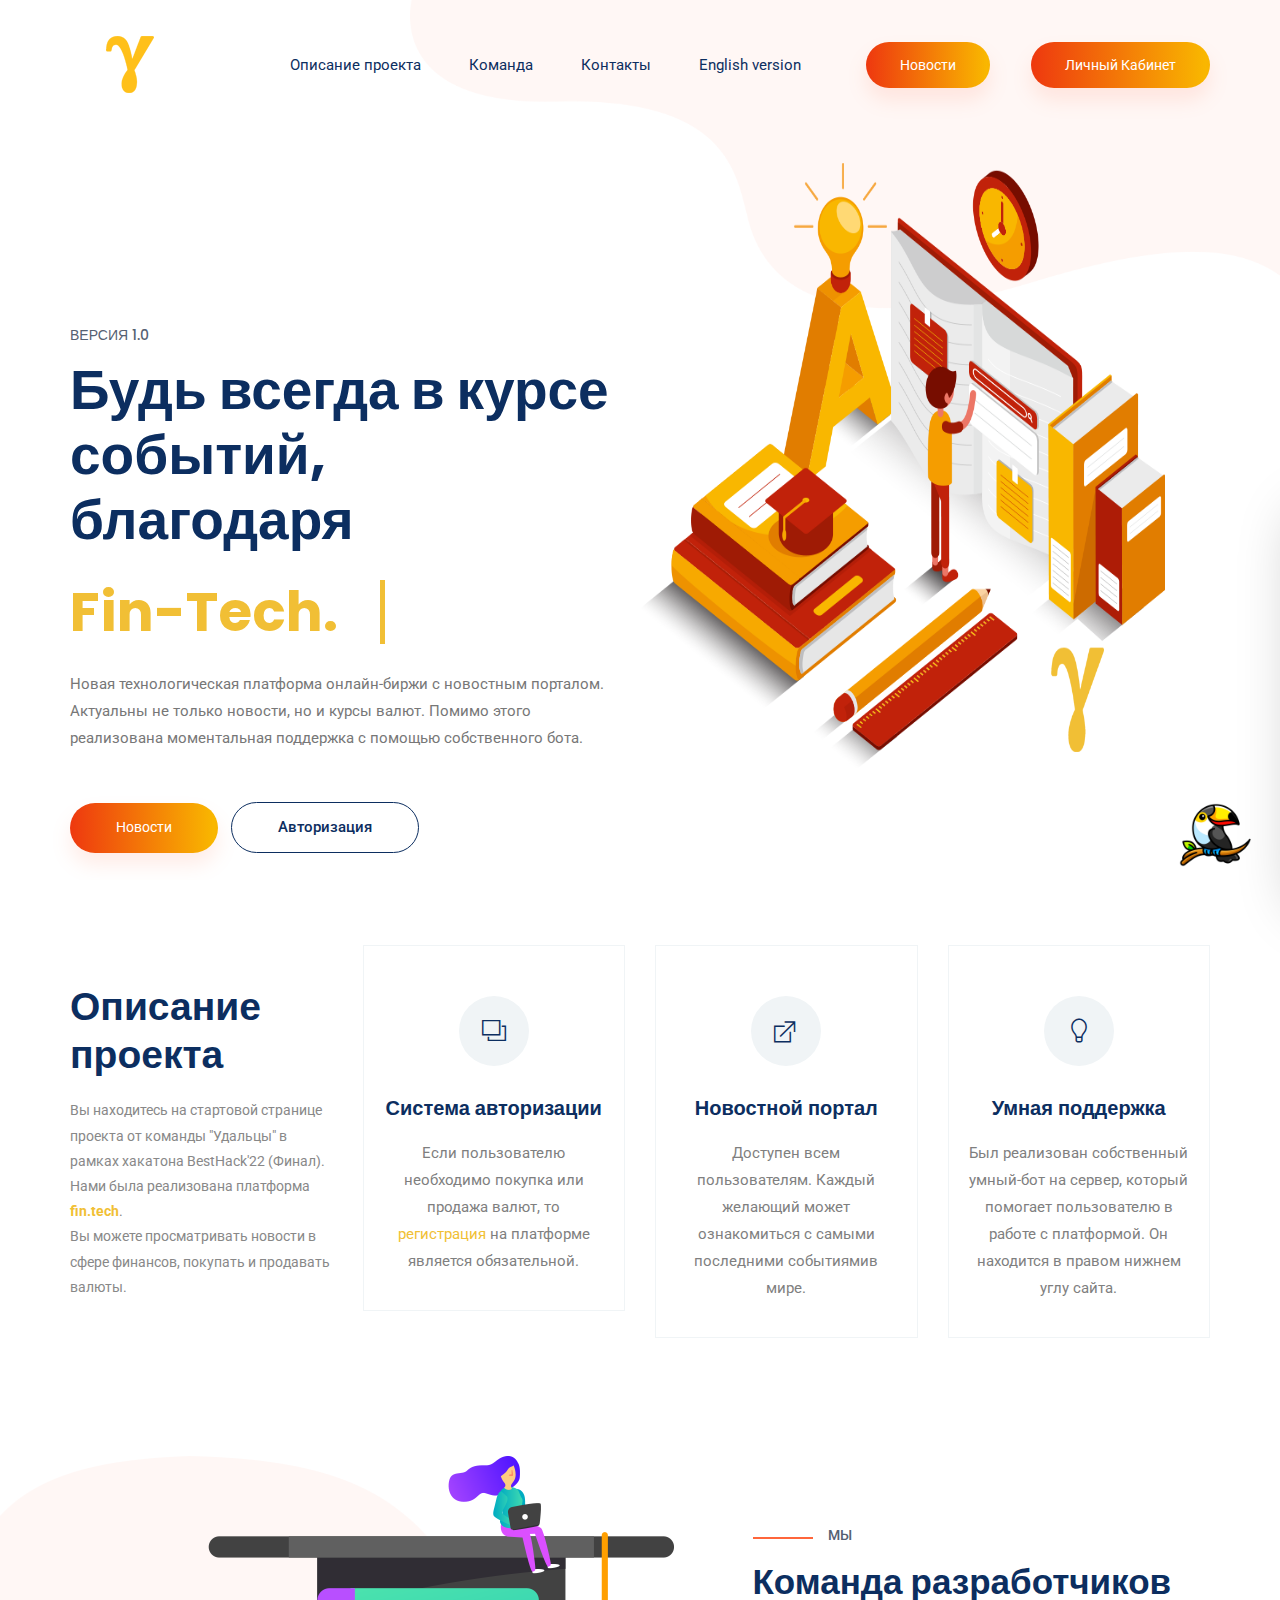
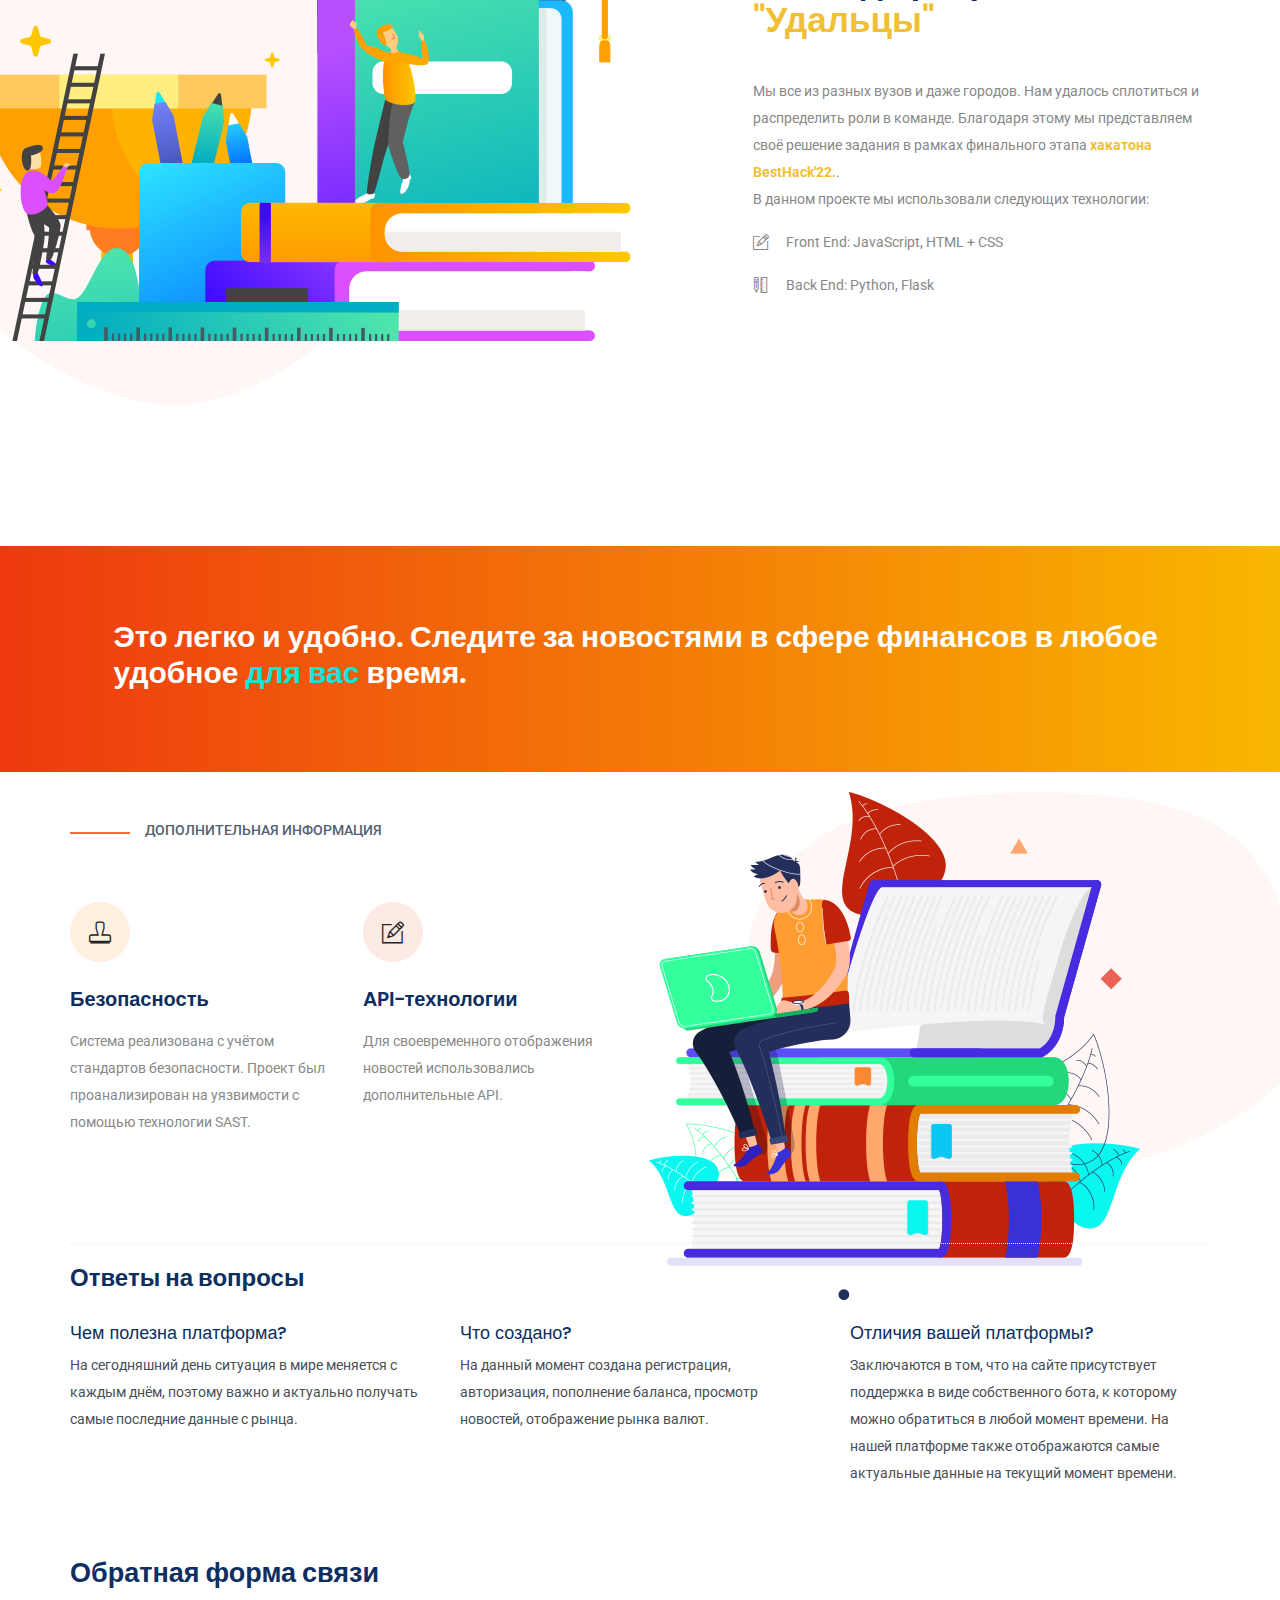
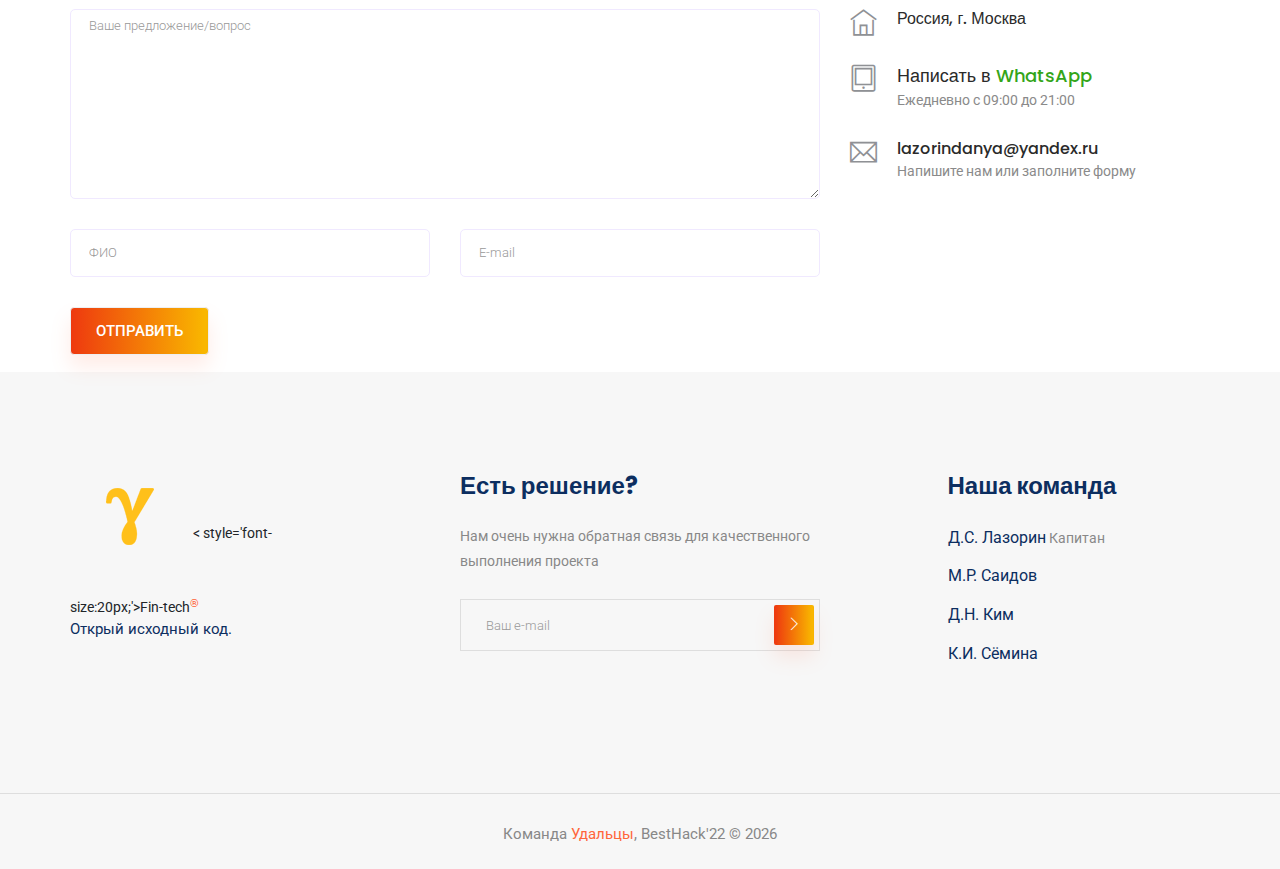
<file: main/templates/index.html>
<!doctype html>
<html lang="ru">

<head>

    <!-- BestHack 2022 LICENSE  
    This site was created by Udaltsy. 
    Various modern technologies were used in its creation. 
    Copying this site is not allowed. All rights reserved.
    -->

    <!-- Tags Udaltsy -->
    <meta charset="utf-8">
    <meta name="viewport" content="width=device-width, height=device-height, initial-scale=1, shrink-to-fit=no">
    <meta name="apple-mobile-web-app-capable" content="yes">
    <meta name="mobile-web-app-capable" content="yes">
    <title>Fin-Tech || Валютная биржа с новостным порталом</title>
    <link rel="icon" href="../static/img/main_favicon.png">
    <link rel="stylesheet" href="../static/css/bootstrap.min.css">
    <link rel="stylesheet" href="../static/css/animate.css">
    <link rel="stylesheet" href="../static/css/owl.carousel.min.css">
    <link rel="stylesheet" href="../static/css/themify-icons.css">
    <link rel="stylesheet" href="../static/css/flaticon.css">
    <link rel="stylesheet" href="../static/css/magnific-popup.css">
    <link rel="stylesheet" href="../static/css/slick.css">
    <link rel="stylesheet" href="../static/css/style.css">
    <link rel="stylesheet" href="../static/css/styles.css">
    <link rel="stylesheet" href="https://use.fontawesome.com/releases/v5.7.1/css/all.css">

    <!-- SEO Udaltsy -->
    <meta name="description" content="Финансовая технологическая биржа с новостным порталом для отслеживания самых ярких событий в мире." />
    <meta name="keywords" content="Биржа, умная биржа, валюты, новостной порта, курс валют, бот, онлайн-помощник, чат" />
    <meta http-equiv="X-UA-Compatible" content="IE=edge" />
    <meta property="og:title" content="ФинТех || Валютная биржа с новостным порталом">
    <meta property='og:type' content='website' />
	<meta property='og:image:width' content='1920' />
    <meta property='og:image:height' content='1080' />
	<meta property='og:description' content='Финансовая технологическая биржа с новостным порталом для отслеживания самых ярких событий в мире.' />
    <meta property='og:locale' content='ru_RU' />
    <meta property='article:author' content='Udaltsy' />
    <meta name="robots" content="index, follow" />    
</head>
<body>
    <!-- Header Udaltsy -->
    <header class="main_menu home_menu">
        <div class="container">
            <div class="row align-items-center">
                <div class="col-lg-12">
                    <nav class="navbar navbar-expand-lg navbar-light">
                        <a class="navbar-brand" href="index"> <img src="../static/img/logo.png" alt="logo"> </a>
                        <button class="navbar-toggler" type="button" data-toggle="collapse"
                            data-target="#navbarSupportedContent" aria-controls="navbarSupportedContent"
                            aria-expanded="false" aria-label="Toggle navigation">
                            <span class="navbar-toggler-icon"></span>
                        </button>

                        <div class="collapse navbar-collapse main-menu-item justify-content-end"
                            id="navbarSupportedContent">
                            <ul class="navbar-nav align-items-center">
                                <li class="nav-item">
                                    <a class="nav-link" href="#about">Описание проекта</a>
                                </li>
                              <li class="nav-item">
                                    <a class="nav-link" href="#team">Команда</a>
                                </li>
                                <li class="nav-item">
                                    <a class="nav-link" href="#contact">Контакты</a>
                                </li>
                                <li class="nav-item">
                                    <a class="nav-link" href="index_en">English version</a>
                                </li>
                                <li class="d-none d-lg-block">
                                    <a class="btn_1" href="news">Новости</a>
                                </li>
                                <li class="d-none d-lg-block">
                                    <a class="btn_1" href="login">Личный кабинет</a>
                                </li>
                            </ul>
                        </div>
                    </nav>
                </div>
            </div>
        </div>
    </header>

    <!-- Banner Udaltsy -->
    <section class="banner_part">
        <div class="container">
            <div class="row align-items-center">
                <div class="col-lg-6 col-xl-6">
                    <div class="banner_text">
                        <div class="banner_text_iner">
                            <h5 style='margin-top: 300px;'>версия 1.0</h5>
                            
                            <h1 style='text-transform: none;'>Будь всегда в курсе событий, <br>благодаря</h1>
                            <h1 class='animations' style='text-transform: none;'><span style='color:#f1bf35'>Fin-Tech.</span></h1>
                            <p>Новая технологическая платформа онлайн-биржи с новостным порталом. Актуальны не только новости, но и курсы валют. Помимо этого реализована моментальная поддержка с помощью собственного бота.</p>
                            <a href="news" class="btn_1">Новости</a>
                            <a href="login" class="btn_2">Авторизация </a>
                        </div>
                    </div>
                </div>
            </div>
        </div>
    </section>

    <section class="feature_part" id='about'>
        <div class="container">
            <div class="row">
                <div class="col-sm-6 col-xl-3 align-self-center">
                    <div class="single_feature_text ">
                        <h2 style='font-size:39px;'>Описание проекта</h2>
                        <p>Вы находитесь на стартовой странице проекта от команды "Удальцы" в рамках хакатона BestHack'22 (Финал). Нами была реализована платформа <span style='color:#f1bf35;font-weight: bold;'>fin.tech</span>. <br>Вы можете просматривать новости в сфере финансов, покупать и продавать валюты.</p>
                    </div>
                </div>
                <div class="col-sm-6 col-xl-3">
                    <div class="single_feature">
                        <div class="single_feature_part">
                            <span class="single_feature_icon"><i class="ti-layers"></i></span>
                            <h4>Система авторизации</h4>
                            <p>Если пользователю необходимо покупка или продажа валют, то <a href='auth/signup.html' style='color:#f1bf35'>регистрация</a> на платформе является обязательной.</p>
                        </div>
                    </div>
                </div>
                <div class="col-sm-6 col-xl-3">
                    <div class="single_feature">
                        <div class="single_feature_part">
                            <span class="single_feature_icon"><i class="ti-new-window"></i></span>
                            <h4>Новостной портал</h4>
                            <p>Доступен всем пользователям. Каждый желающий может ознакомиться с самыми последними событиямив мире.</p>
                        </div>
                    </div>
                </div>
                <div class="col-sm-6 col-xl-3">
                    <div class="single_feature">
                        <div class="single_feature_part single_feature_part_2">
                            <span class="single_service_icon style_icon"><i class="ti-light-bulb"></i></span>
                            <h4>Умная поддержка</h4>
                            <p>Был реализован собственный умный-бот на сервер, который помогает пользователю в работе с платформой. Он находится в правом нижнем углу сайта.</p>
                        </div>
                    </div>
                </div>
            </div>
        </div>
    </section>

    <!-- Main Udaltsy -->
    <section class="learning_part" id='team'>
        <div class="container">
            <div class="row align-items-sm-center align-items-lg-stretch">
                <div class="col-md-7 col-lg-7">
                    <div class="learning_img">
                        <img src="../static/img/learning_img.png" alt="">
                    </div>
                </div>
                <div class="col-md-5 col-lg-5">
                    <div class="learning_member_text">
                        <h5>МЫ</h5>
                        <h2 style='font-size:35px;'>Команда разработчиков  
                            <a href="https://giraffeweb.ru/" style='color:#f1bf35;'>"Удальцы"</a>
                        </h2>
                        <p>Мы все из разных вузов и даже городов. Нам удалось сплотиться и распределить роли в команде. Благодаря этому мы представляем своё решение задания в рамках финального этапа <span style='color:#f1bf35;font-weight: bold;'>хакатона BestHack'22.</span>.
                        <br>В данном проекте мы использовали следующих технологии:
                        </p>
                        <ul>
                            <li><span class="ti-pencil-alt"></span>Front End: JavaScript, HTML + CSS</li><br>
                            <li><span class="ti-ruler-pencil"></span>Back End: Python, Flask</li>
                        </ul>
                    </div>
                </div>
            </div>
        </div>
    </section>
    <section class="member_counter" id='question'>
        <div class="container">
            <div class="row">
               <h2 style='color:#ffffff;margin-left:5%;'>Это легко и удобно. Следите за новостями в сфере финансов в любое удобное <a href='#start' style='color:#08e8dd;'>для вас</a> время.</h2>
            </div>
        </div>
    </section>
  
    
    <section class="advance_feature learning_part">
        <div class="container">
            <div class="row align-items-sm-center align-items-xl-stretch">
                <div class="col-md-6 col-lg-6">
                    <div class="learning_member_text">
                        <h5>ДОПОЛНИТЕЛЬНАЯ ИНФОРМАЦИЯ</h5>
                        <div class="row">
                            <div class="col-sm-6 col-md-12 col-lg-6">
                                <div class="learning_member_text_iner">
                                    <span class="ti-stamp"></span>
                                    <h4 class="response-flex-h3">Безопасность</h4>
                                    <p>Система реализована с учётом стандартов безопасности. Проект был проанализирован на уязвимости с помощью технологии SAST. </p>
                                </div>
                            </div>
                            <div class="col-sm-6 col-md-12 col-lg-6">
                                <div class="learning_member_text_iner">
                                    <span class="ti-pencil-alt ppp"></span>
                                    <h4 class="response-flex-h3">API-технологии</h4>
                                    <p>Для своевременного отображения новостей использовались дополнительные API.</p>
                                </div>
                            </div>
                        </div>
                    </div>
                </div>
                <div class="col-lg-6 col-md-6">
                    <div class="learning_img">
                        <img src="../static/img/advance_feature_img.png" alt="">
                    </div>
                </div>
            </div>
        </div>
    </section>
    <section class="advance_feature learning_part">
        <div class="container">

    <!-- Functions Udaltsy -->
    <div class="section-top-border" id='start'>
        <h3 class="mb-30 response-flex-h3" style='font-weight: bold;'>Ответы на вопросы</h3>
        <div class="row">
            <div class="col-md-4">
                <div class="single-defination">
                    <h4 class="mb-20 mt-twenty">Чем полезна платформа?</h4>
                    <p style='color:#494e55'>На сегодняшний день ситуация в мире меняется с каждым днём, поэтому важно и актуально получать самые последние данные с рынца.</p>
                </div>
            </div>
            <div class="col-md-4">
                <div class="single-defination">
                    <h4 class="mb-20 mt-twenty">Что создано?</h4>
                    <p style='color:#494e55'>На данный момент создана регистрация, авторизация, пополнение баланса, просмотр новостей, отображение рынка валют.</p>
                </div>
            </div>
            <div class="col-md-4">
                <div class="single-defination">
                    <h4 class="mb-20 mt-twenty">Отличия вашей платформы?</h4>
                    <p style='color:#494e55'>Заключаются в том, что на сайте присутствует поддержка в виде собственного бота, к которому можно обратиться в любой момент времени. На нашей платформе также отображаются самые актуальные данные на текущий момент времени.</p>
                </div>
            </div>
        </div>
    </div>
</div>
</section>

  <!-- Contact Udaltsy -->
<section class="contact-section" id='contact'>
<div class="container">
<form class="form-contact contact_form" id="contactForm"
                novalidate="novalidate" action="https://formspree.io/meqeedad" method="POST">
      <div class="row">
        <div class="col-12">
          <h2 class="contact-title">Обратная форма связи</h2>
        </div>
        <div class="col-lg-8">
                <form class="form-contact contact_form" id="contactForm"
                novalidate="novalidate" action="https://formspree.io/meqeedad" method="POST">
            <div class="row">
              <div class="col-12">
                <div class="form-group">
                    <textarea class="form-control w-100" name="message" id="message" cols="30" rows="9" onfocus="this.placeholder = ''" onblur="this.placeholder = 'Enter Message'" placeholder = 'Ваше предложение/вопрос'></textarea>
                </div>
              </div>
              <div class="col-sm-6">
                <div class="form-group">
                  <input class="form-control" name="name" id="name" type="text" onfocus="this.placeholder = ''" onblur="this.placeholder = 'Enter your name'" placeholder = 'ФИО'>
                </div>
              </div>
              <div class="col-sm-6">
                <div class="form-group">
                  <input class="form-control" name="email" id="email" type="email" onfocus="this.placeholder = ''" onblur="this.placeholder = 'Enter email address'" placeholder = 'E-mail'>
                </div>
              </div>
            </div>
            <div class="form-group">
              <button type="submit" class="button button-contactForm btn_1">Отправить</button>
            </div>
          </form>
        </div>
        <div class="col-lg-4 our-works">
          <div class="media contact-info">
            <span class="contact-info__icon"><i class="ti-home"></i></span>
            <div class="media-body">
                    <h3>Россия, г. Москва</h3>
            </div>
          </div>
          <div class="media contact-info">
            <span class="contact-info__icon"><i class="ti-tablet"></i></span>
            <div class="media-body">
                    <h3 style='font-size:18px;'>Написать в <a href="https://api.whatsapp.com/send?phone=79138548960" style='color:#34A519'>WhatsApp</a></h3>
                            <p>Ежедневно с 09:00 до 21:00</p>
            </div>
          </div>
          <div class="media contact-info">
            <span class="contact-info__icon"><i class="ti-email"></i></span>
            <div class="media-body">
                    <h3>lazorindanya@yandex.ru</h3>
                    <p>Напишите нам или заполните форму</p>
            </div>
          </div>
        </div>
      </div>
    </div>
  </section>

    <!-- Footer Udaltsy -->
    <footer class="footer-area">
        <div class="container">
            <div class="row justify-content-between">
                <div class="col-sm-6 col-md-4 col-xl-3">
                    <div class="single-footer-widget footer_1">
                        <a href="index.html"> <img src="../static/img/logo.png" alt=""> </a>
                        < style='font-size:20px;'>Fin-tech<sup >®</sup><br> <span style='font-size:15px;'><a href='https://github.com/Zenmovie/final-besthack2022-ydal-tci' style='color:#0c2e60'>Открый исходный код.</a></span></p>
                    </div>
                </div>
                <div class="col-sm-6 col-md-4 col-xl-4">
                    <div class="single-footer-widget footer_2">
                        <h4>Есть решение?</h4>
                        <p>Нам очень нужна обратная связь для качественного выполнения проекта
                        </p>
                        <form class="form-contact contact_form" id="contactForm"
                novalidate="novalidate" action="https://formspree.io/meqeedad" method="POST">
                            <div class="form-group">
                                <div class="input-group mb-3">
                                    <input type="text" class="form-control" placeholder='Ваш e-mail'
                                        onfocus="this.placeholder = ''"
                                        onblur="this.placeholder = 'Enter email address'">
                                    <div class="input-group-append">
                                        <button type="submit" class="btn btn_1"><i class="ti-angle-right"></i></button>
                                    
                                    </div>
                                </div>
                            </div>
                        </form>
                    </div>
                </div>
                <div class="col-xl-3 col-sm-6 col-md-4">
                    <div class="single-footer-widget footer_2">
                        <h4>Наша команда</h4>
                        <div class="contact_info">
                            <p><span><a href='https://vk.com/danyalazorin' style='color:#0c2e60'>Д.С. Лазорин</a></span> Капитан</p>
                            <p><span><a href='https://vk.com/maximsaidov' style='color:#0c2e60'>М.Р. Саидов</a></span></p>
                            <p><span><a href='https://vk.com/kimd06' style='color:#0c2e60'>Д.Н. Ким</a></span></p>
                            <p><span><a href='https://vk.com/kks.ssssss' style='color:#0c2e60'>К.И. Сёмина</a></span></p>
                        </div>
                    </div>
                </div>
            </div>

        </div>
        <div class="container-fluid">
            <div class="row">
                <div class="col-lg-12">
                    <div class="copyright_part_text text-center">
                        <div class="row">
                            <div class="col-lg-12">
                                <p class="footer-text m-0">
Команда <a href="">Удальцы</a>, BestHack'22 &copy; <script>document.write(new Date().getFullYear());</script></p>
                            </div>
                        </div>
                    </div>
                </div>
            </div>
        </div>
    </footer>
    <!-- Footer ToucanBot -->

<!-- Myself ToucanBot -->


<div class="background"></div>
<div class="mainButton toucanAnime" onclick="botToggleUp()">
    <div class="popupName">
        <p>Привет! Я ваш личный проводник по этому сайту <a href="index.html" target="yes">Туканчик</a>. Спроси меня о чем захочешь!</p>
    </div>
    <img src="../static/img/toucan_bot_img/chat.png">
</div>
<div class="deleteAlert">
    <div>
        <div class="youAre">
            <div>Вы действительно хотите очистить ваш диалог?</div>
        </div>
        <div class="confirmDeleteWrap">
            <div class="confirmDelete">
                <div class="cancelDelete" onclick="alertDeleteDown()">Назад</div>
                <div class="yesDelete" onclick="deleteAll()">Очистить</div>
            </div>
        </div>
    </div>
</div>
<div class="wrapWrapper">
    <div class="back" onclick="botToggleDown()"><img src="../static/img/toucan_bot_img/cancel.svg"></div>
    <div class="delete" onclick="alertDeleteUp()"><img src="../static/img/toucan_bot_img/trash.svg"></div>
    <div class="wrapper">
        <div class="wrapItem">
            <div class="field">
                </div>
            </div>
        <div class="inputMessage">
            <div class="inputItem">
                <div class="inputWrapper">
                    <input class="botSender" onkeyup="key13(event)" type="text" placeholder="Ваше сообщение">
                </div>
                <div class="middle"></div>
                <div class="buttonWrapper">
                    <button class="botKey" onclick="sendMessage()"><img src="../static/img/toucan_bot_img/paper_plane.svg"></button>
                </div>
            </div>
        </div>
    </div>
</div>

    <!-- JS Udaltsy -->
    <script src="../static/js/jquery-1.12.1.min.js"></script>
    <script src="../static/js/popper.min.js"></script>
    <script src="../static/js/bootstrap.min.js"></script>
    <script src="../static/js/jquery.magnific-popup.js"></script>
    <script src="../static/js/swiper.min.js"></script>
    <script src="../static/js/masonry.pkgd.js"></script>
    <script src="../static/js/owl.carousel.min.js"></script>
    <script src="../static/js/jquery.nice-select.min.js"></script>
    <script src="../static/js/slick.min.js"></script>
    <script src="../static/js/jquery.counterup.min.js"></script>
    <script src="../static/js/waypoints.min.js"></script>
    <script src="../static/js/custom.js"></script>
    <script src="../static/js/dynamics.js"></script>
</body>

</html>
</file>
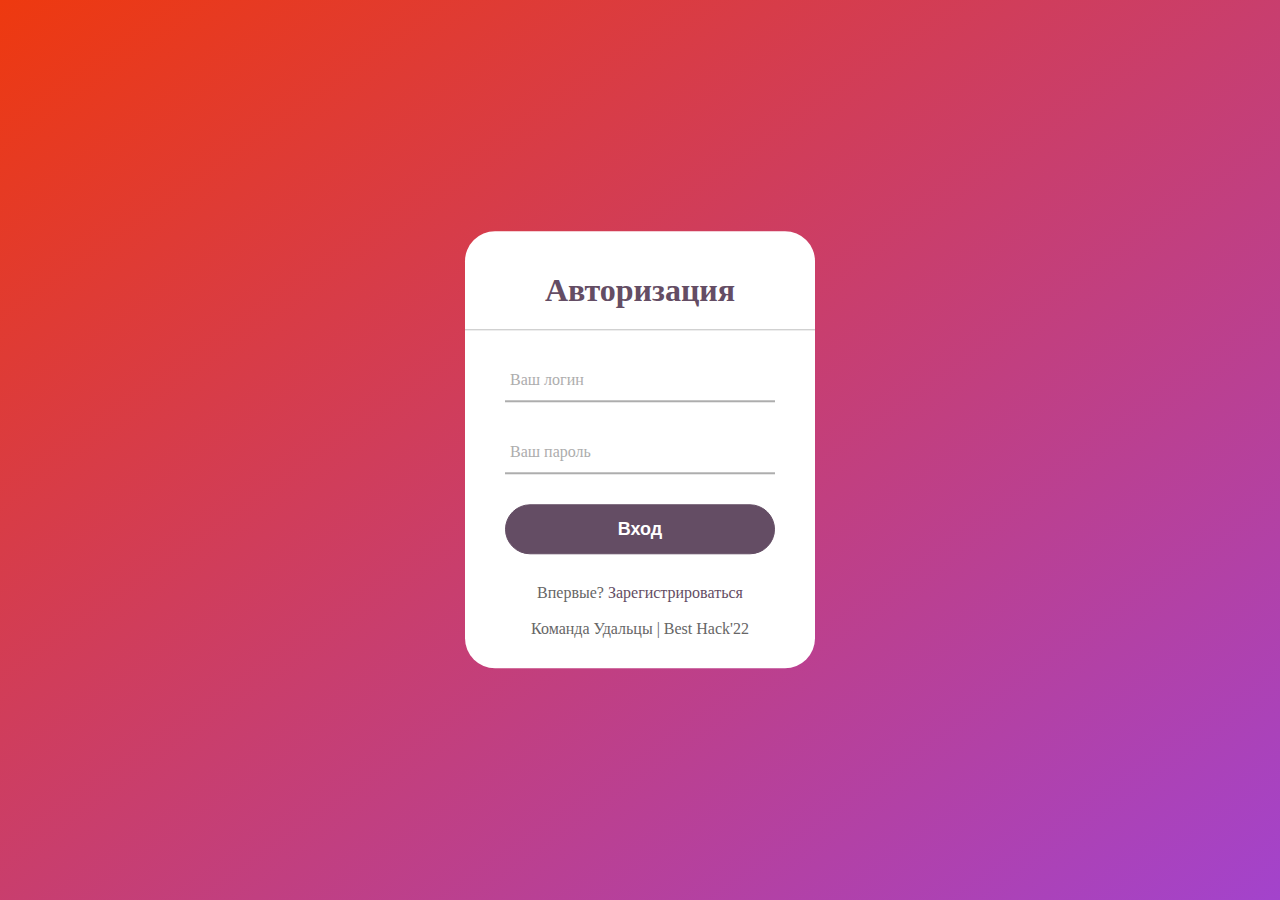
<file: main/templates/login.html>
<!DOCTYPE html>

<html lang='ru'>
  <head>
  <meta charset='utf8'>
<title>Best Hack'22 || Авторизация</title>
<link rel="icon" href="../static/img/main_favicon.png">
<link rel='stylesheet' href='../static/css/login.css'>
</head>

<body>
<div class='main'>
  <h1>Авторизация</h1>
<form method='post' action='login'>
<div class='auth'>
<input type='text' required>
<span></span>
<label>Ваш логин</label>
  </div>

  <div class='auth'>
<input type='password' required>
<span></span>
<label>Ваш пароль</label>
    </div>
<input type='submit' value='Вход'>
<div class='reg'>
  Впервые? <a href='signup'>Зарегистрироваться</a><br><br>
  <span>Команда Удальцы | Best Hack'22 </span>
</div>
</form>
</div>




</body>
</file>
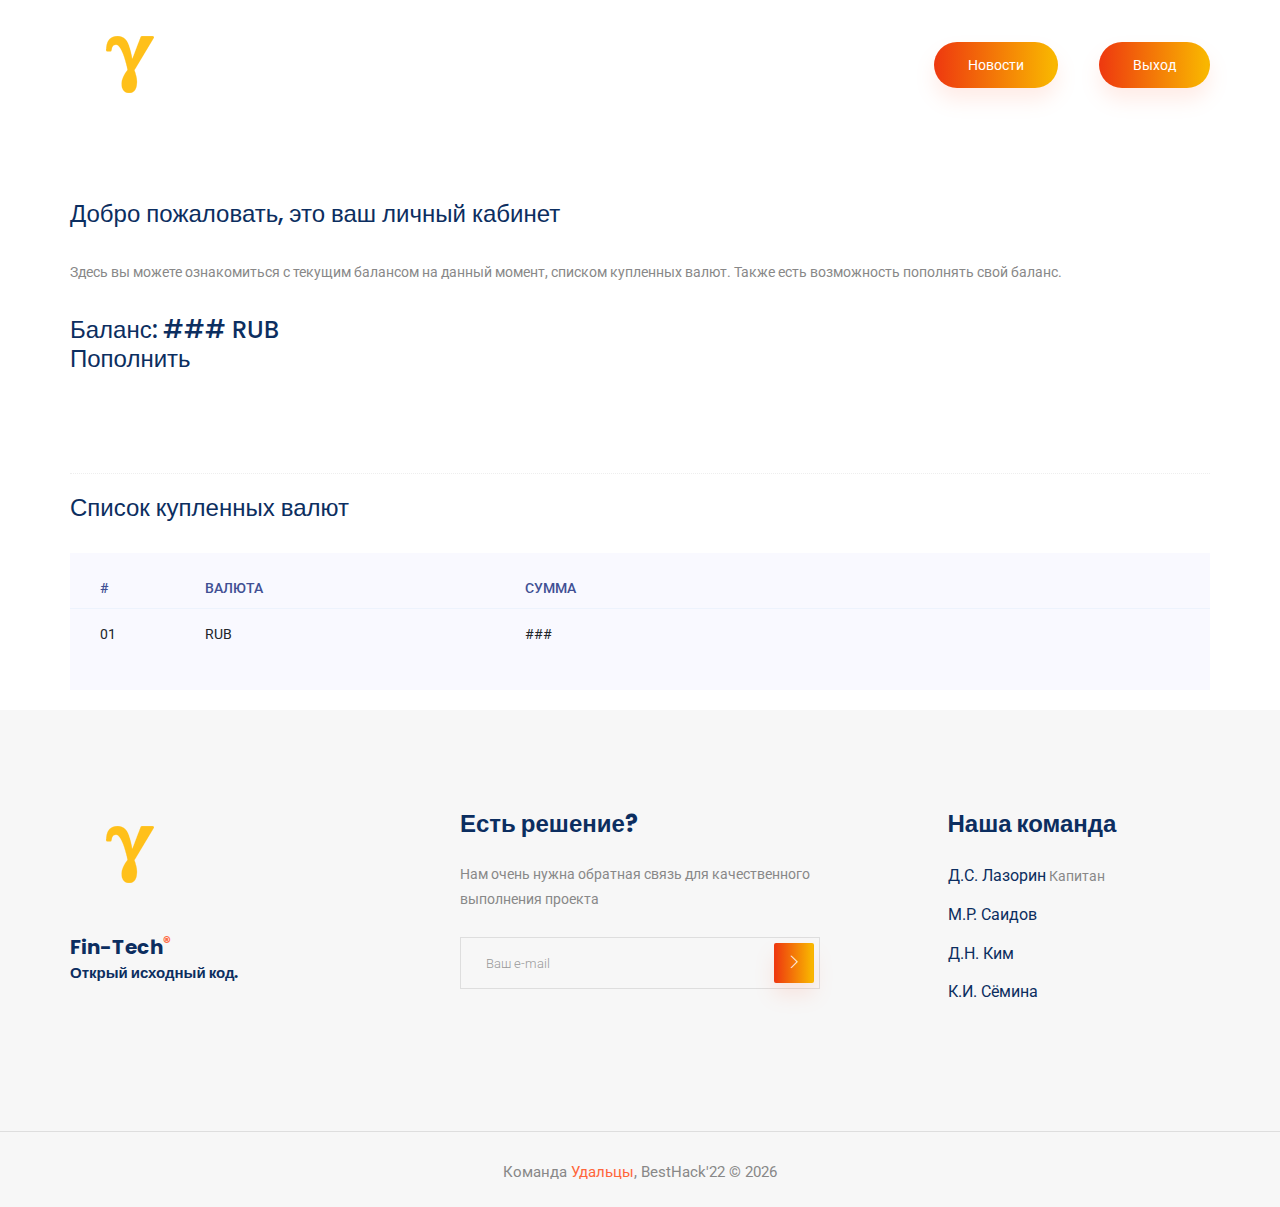
<file: main/templates/profile.html>
<!doctype html>
<html lang="ru">

<head>
    <meta charset="utf-8">
    <meta name="viewport" content="width=device-width, initial-scale=1, shrink-to-fit=no">
    <title>Fin-Tech || Личный кабинет</title>
    <link rel="icon" href="../static/img/main_favicon.png">
    <link rel="stylesheet" href="../static/css/bootstrap.min.css">
    <link rel="stylesheet" href="../static/css/animate.css">
    <link rel="stylesheet" href="../static/css/owl.carousel.min.css">
    <link rel="stylesheet" href="../static/css/themify-icons.css">
    <link rel="stylesheet" href="../static/css/flaticon.css">
    <link rel="stylesheet" href="../static/css/nice-select.css">
    <link rel="stylesheet" href="../static/css/magnific-popup.css">
    <link rel="stylesheet" href="../static/css/slick.css">
    <link rel="stylesheet" href="../static/css/style.css">
</head>

<body>
   <!-- Header Udaltsy -->
   <header class="main_menu home_menu">
	<div class="container">
		<div class="row align-items-center">
			<div class="col-lg-12">
				<nav class="navbar navbar-expand-lg navbar-light">
					<a class="navbar-brand" href="index"> <img src="../static/img/logo.png" alt="logo"> </a>
					<button class="navbar-toggler" type="button" data-toggle="collapse"
						data-target="#navbarSupportedContent" aria-controls="navbarSupportedContent"
						aria-expanded="false" aria-label="Toggle navigation">
						<span class="navbar-toggler-icon"></span>
					</button>

					<div class="collapse navbar-collapse main-menu-item justify-content-end"
						id="navbarSupportedContent">
						<ul class="navbar-nav align-items-center">
							<li class="d-none d-lg-block">
								<a class="btn_1" href="">Новости</a>
							</li>
							<li class="d-none d-lg-block">
								<a class="btn_1" href="logout">Выход</a>
							</li>
						</ul>
					</div>
				</nav>
			</div>
		</div>
	</div>
</header>

	<section class="sample-text-area" style='margin-top:100px;'>
		<div class="container box_1170">
			<h3 class="text-heading">Добро пожаловать, это ваш личный кабинет</h3>
			<p class="sample-text">
				Здесь вы можете ознакомиться с текущим балансом на данный момент, списком купленных валют. Также есть возможность пополнять свой баланс.
			</p>
			<h3 class="text-heading" style='margin-top: 30px;'>Баланс: ### RUB <br> <a href='' style='text-decoration: none;color:#0c2e60'> Пополнить</a> </h3>
		</div>
	</section>




	<!-- Start Align Area -->
	<div class="whole-wrap">
		<div class="container box_1170">

			<div class="section-top-border">
				<h3 class="mb-30">Список купленных валют</h3>
				<div class="progress-table-wrap">
					<div class="progress-table">
						<div class="table-head">
							<div class="serial">#</div>
							<div class="country">Валюта</div>
							<div class="visit">Сумма</div>
						</div>
						<div class="table-row">
							<div class="serial">01</div>
							<div class="country">RUB</div>
							<div class="visit">###</div>
							<div class="percentage">
							</div>
						</div>

					</div>
				</div>
			</div>


				</div>
			</div>
		</div>
	</div>
	<!-- End Align Area -->

    <!-- Footer Udaltsy -->
    <footer class="footer-area">
        <div class="container">
            <div class="row justify-content-between">
                <div class="col-sm-6 col-md-4 col-xl-3">
                    <div class="single-footer-widget footer_1">
                        <a href="index.html"> <img src="../static/img/logo.png" alt=""> </a>
                        <h4 style='font-size:20px;'>Fin-Tech<sup >®</sup><br> <span style='font-size:15px;'><a href='https://github.com/Zenmovie/final-besthack2022-ydal-tci' style='color:#0c2e60'>Открый исходный код.</a></span></p>
                    </div>
                </div>
                <div class="col-sm-6 col-md-4 col-xl-4">
                    <div class="single-footer-widget footer_2">
                        <h4>Есть решение?</h4>
                        <p>Нам очень нужна обратная связь для качественного выполнения проекта
                        </p>
                        <form class="form-contact contact_form" id="contactForm"
                novalidate="novalidate" action="https://formspree.io/meqeedad" method="POST">
                            <div class="form-group">
                                <div class="input-group mb-3">
                                    <input type="text" class="form-control" placeholder='Ваш e-mail'
                                        onfocus="this.placeholder = ''"
                                        onblur="this.placeholder = 'Enter email address'">
                                    <div class="input-group-append">
                                        <button type="submit" class="btn btn_1"><i class="ti-angle-right"></i></button>

                                    </div>
                                </div>
                            </div>
                        </form>
                    </div>
                </div>
                <div class="col-xl-3 col-sm-6 col-md-4">
                    <div class="single-footer-widget footer_2">
                        <h4>Наша команда</h4>
                        <div class="contact_info">
                            <p><span><a href='https://vk.com/danyalazorin' style='color:#0c2e60'>Д.С. Лазорин</a></span> Капитан</p>
                            <p><span><a href='https://vk.com/maximsaidov' style='color:#0c2e60'>М.Р. Саидов</a></span></p>
                            <p><span><a href='https://vk.com/kimd06' style='color:#0c2e60'>Д.Н. Ким</a></span></p>
                            <p><span><a href='https://vk.com/kks.ssssss' style='color:#0c2e60'>К.И. Сёмина</a></span></p>
                        </div>
                    </div>
                </div>
            </div>

        </div>
        <div class="container-fluid">
            <div class="row">
                <div class="col-lg-12">
                    <div class="copyright_part_text text-center">
                        <div class="row">
                            <div class="col-lg-12">
                                <p class="footer-text m-0">
Команда <a href="">Удальцы</a>, BestHack'22 &copy; <script>document.write(new Date().getFullYear());</script></p>
                            </div>
                        </div>
                    </div>
                </div>
            </div>
        </div>
    </footer>
    <!-- footer part end-->

    <!-- jquery plugins here-->
    <!-- jquery -->
    <script src="../static/js/jquery-1.12.1.min.js"></script>
    <!-- popper js -->
    <script src="../static/js/popper.min.js"></script>
    <!-- bootstrap js -->
    <script src="../static/js/bootstrap.min.js"></script>
    <!-- easing js -->
    <script src="../static/js/jquery.magnific-popup.js"></script>
    <!-- swiper js -->
    <script src="../static/js/swiper.min.js"></script>
    <!-- swiper js -->
    <script src="../static/js/masonry.pkgd.js"></script>
    <!-- particles js -->
    <script src="../static/js/owl.carousel.min.js"></script>
    <script src="../static/js/jquery.nice-select.min.js"></script>
    <!-- swiper js -->
    <script src="../static/js/slick.min.js"></script>
    <script src="../static/js/jquery.counterup.min.js"></script>
    <script src="../static/js/waypoints.min.js"></script>
    <!-- custom js -->
    <script src="../static/js/custom.js"></script>
</body>

</html>
</file>
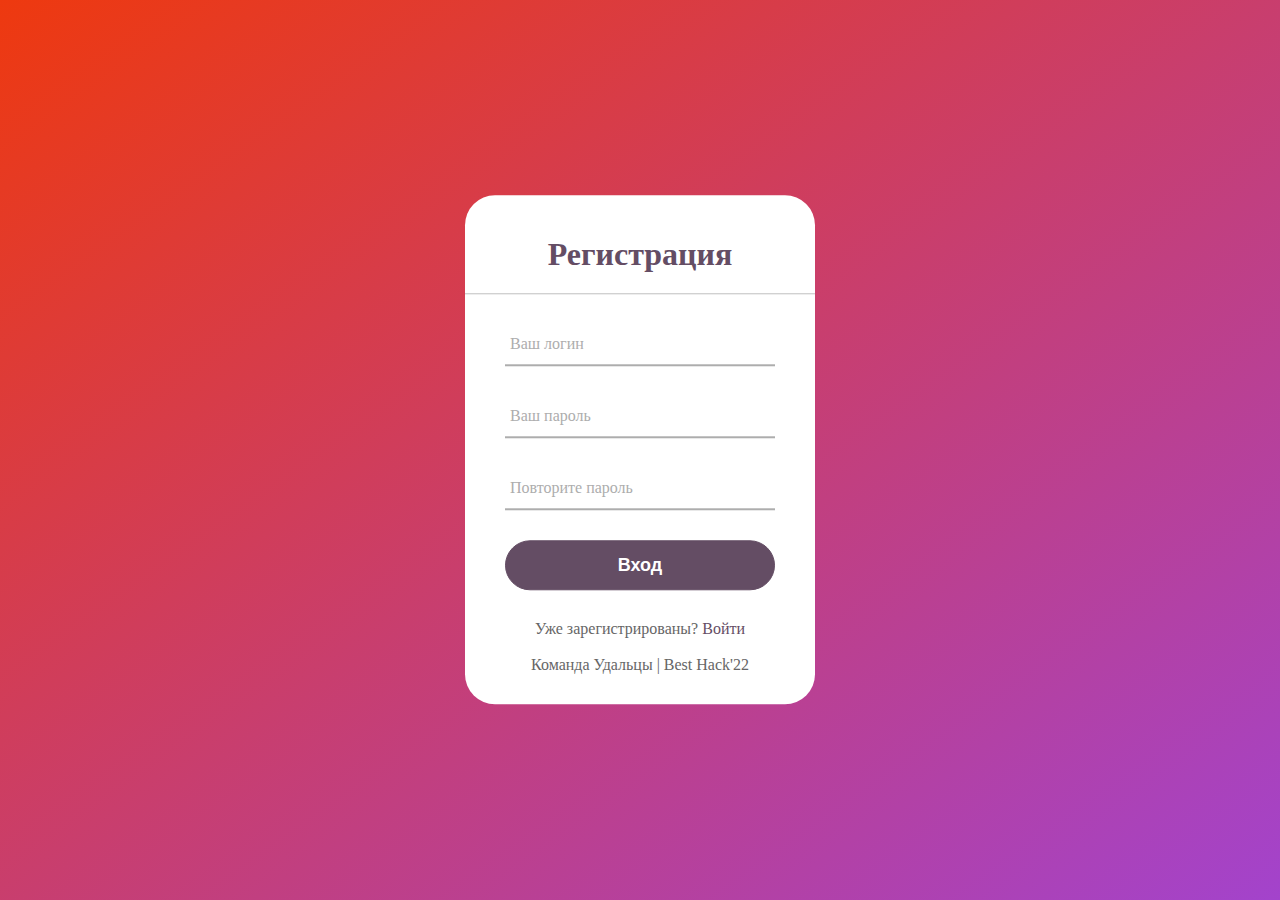
<file: main/templates/signup.html>
<!DOCTYPE html>

<html lang='ru'>
  <head>
  <meta charset='utf8'>
<title>Best Hack'22 || Регистрация</title>
<link rel="icon" href="../static/img/main_favicon.png">
<link rel='stylesheet' href='../static/css/login.css'>
</head>

<body>

<div class='main'>
  <h1>Регистрация</h1>
<form method='post' action='signup'>

<div class='auth'>
<input type='text' required id='username' name='username'>
<span></span>
<label>Ваш логин</label>
  </div>

  <div class='auth'>
<input type='password' required id='password1' name='password1' pattern="(?=.*\d)(?=.*[a-z])(?=.*[A-Z]).{8,}", maxlength="10", minlength="6" required/>
<span></span>
<label>Ваш пароль</label>
    </div>
  <div class='auth'>
<input type='password' required id='password2' name='password2'>
<span></span>
<label>Повторите пароль</label>
    </div>

<input type='submit' value='Вход'>
<div class='reg'>
  Уже зарегистрированы? <a href='login'>Войти</a><br><br>
  <span>Команда Удальцы | Best Hack'22 </span>
</div>
</form>
</div>

</body>
</html>
</file>
<file: main/static/css/themify-icons.css>
@font-face {
	font-family: 'themify';
	src:url('../fonts/themify.eot?-fvbane');
	src:url('../fonts/themify.eot?#iefix-fvbane') format('embedded-opentype'),
		url('../fonts/themify.woff?-fvbane') format('woff'),
		url('../fonts/themify.ttf?-fvbane') format('truetype'),
		url('../fonts/themify.svg?-fvbane#themify') format('svg');
	font-weight: normal;
	font-style: normal;
}

[class^="ti-"], [class*=" ti-"] {
	font-family: 'themify';
	speak: none;
	font-style: normal;
	font-weight: normal;
	font-variant: normal;
	text-transform: none;
	line-height: 1;

	/* Better Font Rendering =========== */
	-webkit-font-smoothing: antialiased;
	-moz-osx-font-smoothing: grayscale;
}

.ti-wand:before {
	content: "\e600";
}
.ti-volume:before {
	content: "\e601";
}
.ti-user:before {
	content: "\e602";
}
.ti-unlock:before {
	content: "\e603";
}
.ti-unlink:before {
	content: "\e604";
}
.ti-trash:before {
	content: "\e605";
}
.ti-thought:before {
	content: "\e606";
}
.ti-target:before {
	content: "\e607";
}
.ti-tag:before {
	content: "\e608";
}
.ti-tablet:before {
	content: "\e609";
}
.ti-star:before {
	content: "\e60a";
}
.ti-spray:before {
	content: "\e60b";
}
.ti-signal:before {
	content: "\e60c";
}
.ti-shopping-cart:before {
	content: "\e60d";
}
.ti-shopping-cart-full:before {
	content: "\e60e";
}
.ti-settings:before {
	content: "\e60f";
}
.ti-search:before {
	content: "\e610";
}
.ti-zoom-in:before {
	content: "\e611";
}
.ti-zoom-out:before {
	content: "\e612";
}
.ti-cut:before {
	content: "\e613";
}
.ti-ruler:before {
	content: "\e614";
}
.ti-ruler-pencil:before {
	content: "\e615";
}
.ti-ruler-alt:before {
	content: "\e616";
}
.ti-bookmark:before {
	content: "\e617";
}
.ti-bookmark-alt:before {
	content: "\e618";
}
.ti-reload:before {
	content: "\e619";
}
.ti-plus:before {
	content: "\e61a";
}
.ti-pin:before {
	content: "\e61b";
}
.ti-pencil:before {
	content: "\e61c";
}
.ti-pencil-alt:before {
	content: "\e61d";
}
.ti-paint-roller:before {
	content: "\e61e";
}
.ti-paint-bucket:before {
	content: "\e61f";
}
.ti-na:before {
	content: "\e620";
}
.ti-mobile:before {
	content: "\e621";
}
.ti-minus:before {
	content: "\e622";
}
.ti-medall:before {
	content: "\e623";
}
.ti-medall-alt:before {
	content: "\e624";
}
.ti-marker:before {
	content: "\e625";
}
.ti-marker-alt:before {
	content: "\e626";
}
.ti-arrow-up:before {
	content: "\e627";
}
.ti-arrow-right:before {
	content: "\e628";
}
.ti-arrow-left:before {
	content: "\e629";
}
.ti-arrow-down:before {
	content: "\e62a";
}
.ti-lock:before {
	content: "\e62b";
}
.ti-location-arrow:before {
	content: "\e62c";
}
.ti-link:before {
	content: "\e62d";
}
.ti-layout:before {
	content: "\e62e";
}
.ti-layers:before {
	content: "\e62f";
}
.ti-layers-alt:before {
	content: "\e630";
}
.ti-key:before {
	content: "\e631";
}
.ti-import:before {
	content: "\e632";
}
.ti-image:before {
	content: "\e633";
}
.ti-heart:before {
	content: "\e634";
}
.ti-heart-broken:before {
	content: "\e635";
}
.ti-hand-stop:before {
	content: "\e636";
}
.ti-hand-open:before {
	content: "\e637";
}
.ti-hand-drag:before {
	content: "\e638";
}
.ti-folder:before {
	content: "\e639";
}
.ti-flag:before {
	content: "\e63a";
}
.ti-flag-alt:before {
	content: "\e63b";
}
.ti-flag-alt-2:before {
	content: "\e63c";
}
.ti-eye:before {
	content: "\e63d";
}
.ti-export:before {
	content: "\e63e";
}
.ti-exchange-vertical:before {
	content: "\e63f";
}
.ti-desktop:before {
	content: "\e640";
}
.ti-cup:before {
	content: "\e641";
}
.ti-crown:before {
	content: "\e642";
}
.ti-comments:before {
	content: "\e643";
}
.ti-comment:before {
	content: "\e644";
}
.ti-comment-alt:before {
	content: "\e645";
}
.ti-close:before {
	content: "\e646";
}
.ti-clip:before {
	content: "\e647";
}
.ti-angle-up:before {
	content: "\e648";
}
.ti-angle-right:before {
	content: "\e649";
}
.ti-angle-left:before {
	content: "\e64a";
}
.ti-angle-down:before {
	content: "\e64b";
}
.ti-check:before {
	content: "\e64c";
}
.ti-check-box:before {
	content: "\e64d";
}
.ti-camera:before {
	content: "\e64e";
}
.ti-announcement:before {
	content: "\e64f";
}
.ti-brush:before {
	content: "\e650";
}
.ti-briefcase:before {
	content: "\e651";
}
.ti-bolt:before {
	content: "\e652";
}
.ti-bolt-alt:before {
	content: "\e653";
}
.ti-blackboard:before {
	content: "\e654";
}
.ti-bag:before {
	content: "\e655";
}
.ti-move:before {
	content: "\e656";
}
.ti-arrows-vertical:before {
	content: "\e657";
}
.ti-arrows-horizontal:before {
	content: "\e658";
}
.ti-fullscreen:before {
	content: "\e659";
}
.ti-arrow-top-right:before {
	content: "\e65a";
}
.ti-arrow-top-left:before {
	content: "\e65b";
}
.ti-arrow-circle-up:before {
	content: "\e65c";
}
.ti-arrow-circle-right:before {
	content: "\e65d";
}
.ti-arrow-circle-left:before {
	content: "\e65e";
}
.ti-arrow-circle-down:before {
	content: "\e65f";
}
.ti-angle-double-up:before {
	content: "\e660";
}
.ti-angle-double-right:before {
	content: "\e661";
}
.ti-angle-double-left:before {
	content: "\e662";
}
.ti-angle-double-down:before {
	content: "\e663";
}
.ti-zip:before {
	content: "\e664";
}
.ti-world:before {
	content: "\e665";
}
.ti-wheelchair:before {
	content: "\e666";
}
.ti-view-list:before {
	content: "\e667";
}
.ti-view-list-alt:before {
	content: "\e668";
}
.ti-view-grid:before {
	content: "\e669";
}
.ti-uppercase:before {
	content: "\e66a";
}
.ti-upload:before {
	content: "\e66b";
}
.ti-underline:before {
	content: "\e66c";
}
.ti-truck:before {
	content: "\e66d";
}
.ti-timer:before {
	content: "\e66e";
}
.ti-ticket:before {
	content: "\e66f";
}
.ti-thumb-up:before {
	content: "\e670";
}
.ti-thumb-down:before {
	content: "\e671";
}
.ti-text:before {
	content: "\e672";
}
.ti-stats-up:before {
	content: "\e673";
}
.ti-stats-down:before {
	content: "\e674";
}
.ti-split-v:before {
	content: "\e675";
}
.ti-split-h:before {
	content: "\e676";
}
.ti-smallcap:before {
	content: "\e677";
}
.ti-shine:before {
	content: "\e678";
}
.ti-shift-right:before {
	content: "\e679";
}
.ti-shift-left:before {
	content: "\e67a";
}
.ti-shield:before {
	content: "\e67b";
}
.ti-notepad:before {
	content: "\e67c";
}
.ti-server:before {
	content: "\e67d";
}
.ti-quote-right:before {
	content: "\e67e";
}
.ti-quote-left:before {
	content: "\e67f";
}
.ti-pulse:before {
	content: "\e680";
}
.ti-printer:before {
	content: "\e681";
}
.ti-power-off:before {
	content: "\e682";
}
.ti-plug:before {
	content: "\e683";
}
.ti-pie-chart:before {
	content: "\e684";
}
.ti-paragraph:before {
	content: "\e685";
}
.ti-panel:before {
	content: "\e686";
}
.ti-package:before {
	content: "\e687";
}
.ti-music:before {
	content: "\e688";
}
.ti-music-alt:before {
	content: "\e689";
}
.ti-mouse:before {
	content: "\e68a";
}
.ti-mouse-alt:before {
	content: "\e68b";
}
.ti-money:before {
	content: "\e68c";
}
.ti-microphone:before {
	content: "\e68d";
}
.ti-menu:before {
	content: "\e68e";
}
.ti-menu-alt:before {
	content: "\e68f";
}
.ti-map:before {
	content: "\e690";
}
.ti-map-alt:before {
	content: "\e691";
}
.ti-loop:before {
	content: "\e692";
}
.ti-location-pin:before {
	content: "\e693";
}
.ti-list:before {
	content: "\e694";
}
.ti-light-bulb:before {
	content: "\e695";
}
.ti-Italic:before {
	content: "\e696";
}
.ti-info:before {
	content: "\e697";
}
.ti-infinite:before {
	content: "\e698";
}
.ti-id-badge:before {
	content: "\e699";
}
.ti-hummer:before {
	content: "\e69a";
}
.ti-home:before {
	content: "\e69b";
}
.ti-help:before {
	content: "\e69c";
}
.ti-headphone:before {
	content: "\e69d";
}
.ti-harddrives:before {
	content: "\e69e";
}
.ti-harddrive:before {
	content: "\e69f";
}
.ti-gift:before {
	content: "\e6a0";
}
.ti-game:before {
	content: "\e6a1";
}
.ti-filter:before {
	content: "\e6a2";
}
.ti-files:before {
	content: "\e6a3";
}
.ti-file:before {
	content: "\e6a4";
}
.ti-eraser:before {
	content: "\e6a5";
}
.ti-envelope:before {
	content: "\e6a6";
}
.ti-download:before {
	content: "\e6a7";
}
.ti-direction:before {
	content: "\e6a8";
}
.ti-direction-alt:before {
	content: "\e6a9";
}
.ti-dashboard:before {
	content: "\e6aa";
}
.ti-control-stop:before {
	content: "\e6ab";
}
.ti-control-shuffle:before {
	content: "\e6ac";
}
.ti-control-play:before {
	content: "\e6ad";
}
.ti-control-pause:before {
	content: "\e6ae";
}
.ti-control-forward:before {
	content: "\e6af";
}
.ti-control-backward:before {
	content: "\e6b0";
}
.ti-cloud:before {
	content: "\e6b1";
}
.ti-cloud-up:before {
	content: "\e6b2";
}
.ti-cloud-down:before {
	content: "\e6b3";
}
.ti-clipboard:before {
	content: "\e6b4";
}
.ti-car:before {
	content: "\e6b5";
}
.ti-calendar:before {
	content: "\e6b6";
}
.ti-book:before {
	content: "\e6b7";
}
.ti-bell:before {
	content: "\e6b8";
}
.ti-basketball:before {
	content: "\e6b9";
}
.ti-bar-chart:before {
	content: "\e6ba";
}
.ti-bar-chart-alt:before {
	content: "\e6bb";
}
.ti-back-right:before {
	content: "\e6bc";
}
.ti-back-left:before {
	content: "\e6bd";
}
.ti-arrows-corner:before {
	content: "\e6be";
}
.ti-archive:before {
	content: "\e6bf";
}
.ti-anchor:before {
	content: "\e6c0";
}
.ti-align-right:before {
	content: "\e6c1";
}
.ti-align-left:before {
	content: "\e6c2";
}
.ti-align-justify:before {
	content: "\e6c3";
}
.ti-align-center:before {
	content: "\e6c4";
}
.ti-alert:before {
	content: "\e6c5";
}
.ti-alarm-clock:before {
	content: "\e6c6";
}
.ti-agenda:before {
	content: "\e6c7";
}
.ti-write:before {
	content: "\e6c8";
}
.ti-window:before {
	content: "\e6c9";
}
.ti-widgetized:before {
	content: "\e6ca";
}
.ti-widget:before {
	content: "\e6cb";
}
.ti-widget-alt:before {
	content: "\e6cc";
}
.ti-wallet:before {
	content: "\e6cd";
}
.ti-video-clapper:before {
	content: "\e6ce";
}
.ti-video-camera:before {
	content: "\e6cf";
}
.ti-vector:before {
	content: "\e6d0";
}
.ti-themify-logo:before {
	content: "\e6d1";
}
.ti-themify-favicon:before {
	content: "\e6d2";
}
.ti-themify-favicon-alt:before {
	content: "\e6d3";
}
.ti-support:before {
	content: "\e6d4";
}
.ti-stamp:before {
	content: "\e6d5";
}
.ti-split-v-alt:before {
	content: "\e6d6";
}
.ti-slice:before {
	content: "\e6d7";
}
.ti-shortcode:before {
	content: "\e6d8";
}
.ti-shift-right-alt:before {
	content: "\e6d9";
}
.ti-shift-left-alt:before {
	content: "\e6da";
}
.ti-ruler-alt-2:before {
	content: "\e6db";
}
.ti-receipt:before {
	content: "\e6dc";
}
.ti-pin2:before {
	content: "\e6dd";
}
.ti-pin-alt:before {
	content: "\e6de";
}
.ti-pencil-alt2:before {
	content: "\e6df";
}
.ti-palette:before {
	content: "\e6e0";
}
.ti-more:before {
	content: "\e6e1";
}
.ti-more-alt:before {
	content: "\e6e2";
}
.ti-microphone-alt:before {
	content: "\e6e3";
}
.ti-magnet:before {
	content: "\e6e4";
}
.ti-line-double:before {
	content: "\e6e5";
}
.ti-line-dotted:before {
	content: "\e6e6";
}
.ti-line-dashed:before {
	content: "\e6e7";
}
.ti-layout-width-full:before {
	content: "\e6e8";
}
.ti-layout-width-default:before {
	content: "\e6e9";
}
.ti-layout-width-default-alt:before {
	content: "\e6ea";
}
.ti-layout-tab:before {
	content: "\e6eb";
}
.ti-layout-tab-window:before {
	content: "\e6ec";
}
.ti-layout-tab-v:before {
	content: "\e6ed";
}
.ti-layout-tab-min:before {
	content: "\e6ee";
}
.ti-layout-slider:before {
	content: "\e6ef";
}
.ti-layout-slider-alt:before {
	content: "\e6f0";
}
.ti-layout-sidebar-right:before {
	content: "\e6f1";
}
.ti-layout-sidebar-none:before {
	content: "\e6f2";
}
.ti-layout-sidebar-left:before {
	content: "\e6f3";
}
.ti-layout-placeholder:before {
	content: "\e6f4";
}
.ti-layout-menu:before {
	content: "\e6f5";
}
.ti-layout-menu-v:before {
	content: "\e6f6";
}
.ti-layout-menu-separated:before {
	content: "\e6f7";
}
.ti-layout-menu-full:before {
	content: "\e6f8";
}
.ti-layout-media-right-alt:before {
	content: "\e6f9";
}
.ti-layout-media-right:before {
	content: "\e6fa";
}
.ti-layout-media-overlay:before {
	content: "\e6fb";
}
.ti-layout-media-overlay-alt:before {
	content: "\e6fc";
}
.ti-layout-media-overlay-alt-2:before {
	content: "\e6fd";
}
.ti-layout-media-left-alt:before {
	content: "\e6fe";
}
.ti-layout-media-left:before {
	content: "\e6ff";
}
.ti-layout-media-center-alt:before {
	content: "\e700";
}
.ti-layout-media-center:before {
	content: "\e701";
}
.ti-layout-list-thumb:before {
	content: "\e702";
}
.ti-layout-list-thumb-alt:before {
	content: "\e703";
}
.ti-layout-list-post:before {
	content: "\e704";
}
.ti-layout-list-large-image:before {
	content: "\e705";
}
.ti-layout-line-solid:before {
	content: "\e706";
}
.ti-layout-grid4:before {
	content: "\e707";
}
.ti-layout-grid3:before {
	content: "\e708";
}
.ti-layout-grid2:before {
	content: "\e709";
}
.ti-layout-grid2-thumb:before {
	content: "\e70a";
}
.ti-layout-cta-right:before {
	content: "\e70b";
}
.ti-layout-cta-left:before {
	content: "\e70c";
}
.ti-layout-cta-center:before {
	content: "\e70d";
}
.ti-layout-cta-btn-right:before {
	content: "\e70e";
}
.ti-layout-cta-btn-left:before {
	content: "\e70f";
}
.ti-layout-column4:before {
	content: "\e710";
}
.ti-layout-column3:before {
	content: "\e711";
}
.ti-layout-column2:before {
	content: "\e712";
}
.ti-layout-accordion-separated:before {
	content: "\e713";
}
.ti-layout-accordion-merged:before {
	content: "\e714";
}
.ti-layout-accordion-list:before {
	content: "\e715";
}
.ti-ink-pen:before {
	content: "\e716";
}
.ti-info-alt:before {
	content: "\e717";
}
.ti-help-alt:before {
	content: "\e718";
}
.ti-headphone-alt:before {
	content: "\e719";
}
.ti-hand-point-up:before {
	content: "\e71a";
}
.ti-hand-point-right:before {
	content: "\e71b";
}
.ti-hand-point-left:before {
	content: "\e71c";
}
.ti-hand-point-down:before {
	content: "\e71d";
}
.ti-gallery:before {
	content: "\e71e";
}
.ti-face-smile:before {
	content: "\e71f";
}
.ti-face-sad:before {
	content: "\e720";
}
.ti-credit-card:before {
	content: "\e721";
}
.ti-control-skip-forward:before {
	content: "\e722";
}
.ti-control-skip-backward:before {
	content: "\e723";
}
.ti-control-record:before {
	content: "\e724";
}
.ti-control-eject:before {
	content: "\e725";
}
.ti-comments-smiley:before {
	content: "\e726";
}
.ti-brush-alt:before {
	content: "\e727";
}
.ti-youtube:before {
	content: "\e728";
}
.ti-vimeo:before {
	content: "\e729";
}
.ti-twitter:before {
	content: "\e72a";
}
.ti-time:before {
	content: "\e72b";
}
.ti-tumblr:before {
	content: "\e72c";
}
.ti-skype:before {
	content: "\e72d";
}
.ti-share:before {
	content: "\e72e";
}
.ti-share-alt:before {
	content: "\e72f";
}
.ti-rocket:before {
	content: "\e730";
}
.ti-pinterest:before {
	content: "\e731";
}
.ti-new-window:before {
	content: "\e732";
}
.ti-microsoft:before {
	content: "\e733";
}
.ti-list-ol:before {
	content: "\e734";
}
.ti-linkedin:before {
	content: "\e735";
}
.ti-layout-sidebar-2:before {
	content: "\e736";
}
.ti-layout-grid4-alt:before {
	content: "\e737";
}
.ti-layout-grid3-alt:before {
	content: "\e738";
}
.ti-layout-grid2-alt:before {
	content: "\e739";
}
.ti-layout-column4-alt:before {
	content: "\e73a";
}
.ti-layout-column3-alt:before {
	content: "\e73b";
}
.ti-layout-column2-alt:before {
	content: "\e73c";
}
.ti-instagram:before {
	content: "\e73d";
}
.ti-google:before {
	content: "\e73e";
}
.ti-github:before {
	content: "\e73f";
}
.ti-flickr:before {
	content: "\e740";
}
.ti-facebook:before {
	content: "\e741";
}
.ti-dropbox:before {
	content: "\e742";
}
.ti-dribbble:before {
	content: "\e743";
}
.ti-apple:before {
	content: "\e744";
}
.ti-android:before {
	content: "\e745";
}
.ti-save:before {
	content: "\e746";
}
.ti-save-alt:before {
	content: "\e747";
}
.ti-yahoo:before {
	content: "\e748";
}
.ti-wordpress:before {
	content: "\e749";
}
.ti-vimeo-alt:before {
	content: "\e74a";
}
.ti-twitter-alt:before {
	content: "\e74b";
}
.ti-tumblr-alt:before {
	content: "\e74c";
}
.ti-trello:before {
	content: "\e74d";
}
.ti-stack-overflow:before {
	content: "\e74e";
}
.ti-soundcloud:before {
	content: "\e74f";
}
.ti-sharethis:before {
	content: "\e750";
}
.ti-sharethis-alt:before {
	content: "\e751";
}
.ti-reddit:before {
	content: "\e752";
}
.ti-pinterest-alt:before {
	content: "\e753";
}
.ti-microsoft-alt:before {
	content: "\e754";
}
.ti-linux:before {
	content: "\e755";
}
.ti-jsfiddle:before {
	content: "\e756";
}
.ti-joomla:before {
	content: "\e757";
}
.ti-html5:before {
	content: "\e758";
}
.ti-flickr-alt:before {
	content: "\e759";
}
.ti-email:before {
	content: "\e75a";
}
.ti-drupal:before {
	content: "\e75b";
}
.ti-dropbox-alt:before {
	content: "\e75c";
}
.ti-css3:before {
	content: "\e75d";
}
.ti-rss:before {
	content: "\e75e";
}
.ti-rss-alt:before {
	content: "\e75f";
}
</file>
<file: main/static/css/flaticon.css>
/*
  	Flaticon icon font: Flaticon
  	Creation date: 09/04/2019 10:10
  	*/

@font-face {
  font-family: "Flaticon";
  src: url("../fonts/Flaticon.eot");
  src: url("../fonts/Flaticon.eot?#iefix") format("embedded-opentype"),
       url("../fonts/Flaticon.woff2") format("woff2"),
       url("../fonts/Flaticon.woff") format("woff"),
       url("../fonts/Flaticon.ttf") format("truetype"),
       url("../fonts/Flaticon.svg#Flaticon") format("svg");
  font-weight: normal;
  font-style: normal;
}

@media screen and (-webkit-min-device-pixel-ratio:0) {
  @font-face {
    font-family: "Flaticon";
    src: url("./Flaticon.svg#Flaticon") format("svg");
  }
}

[class^="flaticon-"]:before, [class*=" flaticon-"]:before,
[class^="flaticon-"]:after, [class*=" flaticon-"]:after {   
  font-family: Flaticon;
        font-size: 30px;
       font-style: normal;
       color: #fff;
}

.flaticon-growth:before { content: "\f100"; }
.flaticon-wallet:before { content: "\f101"; }
</file>
<file: main/static/css/style.css>
@import url("https://fonts.googleapis.com/css?family=Open+Sans:800|Poppins:300,400,500,600,700,800|Roboto:300,400,500");

.btn_1, .btn_2:hover, .main_menu .navbar-toggler:after, .banner_part .banner_text .btn_1, .feature_part .single_feature:hover span {
  background-image: linear-gradient(to left, #ee390f 0%, #f9b700 51%, #ee390f 100%);
}

.member_counter {
  background-image: -moz-linear-gradient(0deg, #ee390f 0%, #f9b700 100%);
  background-image: -webkit-linear-gradient(0deg, #ee390f 0%, #f9b700 100%);
  background-image: -ms-linear-gradient(0deg, #ee390f 0%, #f9b700 100%);
}

@-webkit-keyframes typing { from {width: 0 }}
@-webkit-keyframes blink-caret { 50% {border-color: transparent}}

body {
  font-family: "Roboto", sans-serif;
  padding: 0;
  margin: 0;
  font-size: 14px;
}
.animation {
  text-transform: none; font: bold 4em monospace;
  color: #0c2e60;
  font-family: "Poppins", sans-serif;
  width: calc(0.55em * 13);
  width: 15ch;
  white-space: nowrap;
  overflow: hidden;
  -webkit-animation: typing 1.2s steps(14, end),
           blink-caret .5s step-end infinite alternate; 
}
.animations {
  text-transform: none; font: bold 4em monospace;
  color: #0c2e60;
  font-family: "Poppins", sans-serif;
  border-right: .1em solid #f1bf35;
  width: calc(0.55em * 13);
  width: 9ch;
  white-space: nowrap;
  overflow: hidden;
  -webkit-animation: typing 1s steps(14, end),
           blink-caret .5s step-end infinite alternate; 
}



.message_submit_form:focus {
  outline: none;
}


input:hover, input:focus {
  outline: none !important;
}

/* line 15, E:/172 Etrain Education/172_udaltsy_html/sass/_common.scss */
.gray_bg {
  background-color: #f7f7f7;
}

/* line 18, E:/172 Etrain Education/172_udaltsy_html/sass/_common.scss */
.section_padding {
  padding: 140px 0px;
}

@media only screen and (min-width: 992px) and (max-width: 1200px) {
  /* line 18, E:/172 Etrain Education/172_udaltsy_html/sass/_common.scss */
  .section_padding {
    padding: 80px 0px;
  }
}

@media only screen and (min-width: 768px) and (max-width: 991px) {
  /* line 18, E:/172 Etrain Education/172_udaltsy_html/sass/_common.scss */
  .section_padding {
    padding: 70px 0px;
  }
}

@media (max-width: 576px) {
  /* line 18, E:/172 Etrain Education/172_udaltsy_html/sass/_common.scss */
  .section_padding {
    padding: 70px 0px;
  }
}

@media only screen and (min-width: 576px) and (max-width: 767px) {
  /* line 18, E:/172 Etrain Education/172_udaltsy_html/sass/_common.scss */
  .section_padding {
    padding: 70px 0px;
  }
}

/* line 33, E:/172 Etrain Education/172_udaltsy_html/sass/_common.scss */
.single_padding_top {
  padding-top: 140px !important;
}

@media only screen and (min-width: 992px) and (max-width: 1200px) {
  /* line 33, E:/172 Etrain Education/172_udaltsy_html/sass/_common.scss */
  .single_padding_top {
    padding-top: 70px !important;
  }
}

@media only screen and (min-width: 768px) and (max-width: 991px) {
  /* line 33, E:/172 Etrain Education/172_udaltsy_html/sass/_common.scss */
  .single_padding_top {
    padding-top: 70px !important;
  }
}

@media (max-width: 576px) {
  /* line 33, E:/172 Etrain Education/172_udaltsy_html/sass/_common.scss */
  .single_padding_top {
    padding-top: 70px !important;
  }
}

@media only screen and (min-width: 576px) and (max-width: 767px) {
  /* line 33, E:/172 Etrain Education/172_udaltsy_html/sass/_common.scss */
  .single_padding_top {
    padding-top: 80px !important;
  }
}

/* line 48, E:/172 Etrain Education/172_udaltsy_html/sass/_common.scss */
.padding_top {
  padding-top: 140px;
}

@media only screen and (min-width: 992px) and (max-width: 1200px) {
  /* line 48, E:/172 Etrain Education/172_udaltsy_html/sass/_common.scss */
  .padding_top {
    padding-top: 80px;
  }
}

@media only screen and (min-width: 768px) and (max-width: 991px) {
  /* line 48, E:/172 Etrain Education/172_udaltsy_html/sass/_common.scss */
  .padding_top {
    padding-top: 70px;
  }
}

@media (max-width: 576px) {
  /* line 48, E:/172 Etrain Education/172_udaltsy_html/sass/_common.scss */
  .padding_top {
    padding-top: 70px;
  }
}

@media only screen and (min-width: 576px) and (max-width: 767px) {
  /* line 48, E:/172 Etrain Education/172_udaltsy_html/sass/_common.scss */
  .padding_top {
    padding-top: 70px;
  }
}

/* line 63, E:/172 Etrain Education/172_udaltsy_html/sass/_common.scss */
a {
  text-decoration: none;
  -webkit-transition: 0.5s;
  transition: 0.5s;
}

/* line 66, E:/172 Etrain Education/172_udaltsy_html/sass/_common.scss */
a:hover {
  outline: none;
  text-decoration: none;
}

/* line 72, E:/172 Etrain Education/172_udaltsy_html/sass/_common.scss */
h1, h2, h3, h4, h5, h6 {
  color: #0c2e60;
  font-family: "Poppins", sans-serif;
}

/* line 76, E:/172 Etrain Education/172_udaltsy_html/sass/_common.scss */
p {
  color: #666666;
  font-family: "Roboto", sans-serif;
  line-height: 1.929;
  font-size: 14px;
  margin-bottom: 0px;
  color: #888888;
}

/* line 85, E:/172 Etrain Education/172_udaltsy_html/sass/_common.scss */
h2 {
  font-size: 44px;
  line-height: 28px;
  color: #0c2e60;
  font-weight: 600;
  line-height: 1.222;
}

@media (max-width: 576px) {
  /* line 85, E:/172 Etrain Education/172_udaltsy_html/sass/_common.scss */
  h2 {
    font-size: 22px;
    line-height: 25px;
  }
}

@media only screen and (min-width: 576px) and (max-width: 767px) {
  /* line 85, E:/172 Etrain Education/172_udaltsy_html/sass/_common.scss */
  h2 {
    font-size: 24px;
    line-height: 25px;
  }
}

/* line 102, E:/172 Etrain Education/172_udaltsy_html/sass/_common.scss */
h3 {
  font-size: 24px;
  line-height: 25px;
}

@media (max-width: 576px) {
  /* line 102, E:/172 Etrain Education/172_udaltsy_html/sass/_common.scss */
  h3 {
    font-size: 20px;
  }
}

/* line 111, E:/172 Etrain Education/172_udaltsy_html/sass/_common.scss */
h5 {
  font-size: 18px;
  line-height: 22px;
}

/* line 116, E:/172 Etrain Education/172_udaltsy_html/sass/_common.scss */
img {
  max-width: 100%;
}

/* line 119, E:/172 Etrain Education/172_udaltsy_html/sass/_common.scss */
a:focus, .button:focus, button:focus, .btn:focus {
  text-decoration: none;
  outline: none;
  box-shadow: none;
  -webkit-transition: 1s;
  transition: 1s;
}

/* line 126, E:/172 Etrain Education/172_udaltsy_html/sass/_common.scss */
.section_tittle {
  margin-bottom: 110px;
}

@media (max-width: 576px) {
  /* line 126, E:/172 Etrain Education/172_udaltsy_html/sass/_common.scss */
  .section_tittle {
    margin-bottom: 50px;
  }
}

@media only screen and (min-width: 576px) and (max-width: 767px) {
  /* line 126, E:/172 Etrain Education/172_udaltsy_html/sass/_common.scss */
  .section_tittle {
    margin-bottom: 50px;
  }
}

@media only screen and (min-width: 768px) and (max-width: 991px) {
  /* line 126, E:/172 Etrain Education/172_udaltsy_html/sass/_common.scss */
  .section_tittle {
    font-size: 50px;
  }
}

@media only screen and (min-width: 992px) and (max-width: 1200px) {
  /* line 126, E:/172 Etrain Education/172_udaltsy_html/sass/_common.scss */
  .section_tittle {
    margin-bottom: 50px;
  }
}

/* line 140, E:/172 Etrain Education/172_udaltsy_html/sass/_common.scss */
.section_tittle h2 {
  font-size: 42px;
  color: #0c2e60;
  line-height: 37px;
  font-weight: 700;
  position: relative;
  position: relative;
}

/* line 147, E:/172 Etrain Education/172_udaltsy_html/sass/_common.scss */
.section_tittle h2:after {
  position: absolute;
  content: "";
  bottom: -30px;
  left: 0;
  right: 0;
  margin: 0 auto;
  text-align: center;
  width: 80px;
  height: 2px;
  background-color: #ff663b;
}

@media (max-width: 576px) {
  /* line 147, E:/172 Etrain Education/172_udaltsy_html/sass/_common.scss */
  .section_tittle h2:after {
    bottom: -14px;
  }
}

@media only screen and (min-width: 576px) and (max-width: 767px) {
  /* line 147, E:/172 Etrain Education/172_udaltsy_html/sass/_common.scss */
  .section_tittle h2:after {
    bottom: -14px;
  }
}

@media only screen and (min-width: 768px) and (max-width: 991px) {
  /* line 147, E:/172 Etrain Education/172_udaltsy_html/sass/_common.scss */
  .section_tittle h2:after {
    bottom: -14px;
  }
}

@media only screen and (min-width: 992px) and (max-width: 1200px) {
  /* line 147, E:/172 Etrain Education/172_udaltsy_html/sass/_common.scss */
  .section_tittle h2:after {
    bottom: -14px;
  }
}

@media (max-width: 576px) {
  /* line 140, E:/172 Etrain Education/172_udaltsy_html/sass/_common.scss */
  .section_tittle h2 {
    font-size: 25px;
    line-height: 35px;
  }
}

@media only screen and (min-width: 576px) and (max-width: 767px) {
  /* line 140, E:/172 Etrain Education/172_udaltsy_html/sass/_common.scss */
  .section_tittle h2 {
    font-size: 25px;
    line-height: 35px;
  }
}

@media only screen and (min-width: 768px) and (max-width: 991px) {
  /* line 140, E:/172 Etrain Education/172_udaltsy_html/sass/_common.scss */
  .section_tittle h2 {
    font-size: 30px;
    line-height: 40px;
  }
}

@media only screen and (min-width: 992px) and (max-width: 1200px) {
  /* line 140, E:/172 Etrain Education/172_udaltsy_html/sass/_common.scss */
  .section_tittle h2 {
    font-size: 35px;
    line-height: 40px;
  }
}

/* line 189, E:/172 Etrain Education/172_udaltsy_html/sass/_common.scss */
.section_tittle p {
  color: #556172;
  font-weight: 500;
  text-transform: uppercase;
  line-height: 11px;
  margin-bottom: 26px;
}

@media (max-width: 576px) {
  /* line 189, E:/172 Etrain Education/172_udaltsy_html/sass/_common.scss */
  .section_tittle p {
    margin-bottom: 10px;
  }
}

@media only screen and (min-width: 576px) and (max-width: 767px) {
  /* line 189, E:/172 Etrain Education/172_udaltsy_html/sass/_common.scss */
  .section_tittle p {
    margin-bottom: 10px;
  }
}

@media only screen and (min-width: 768px) and (max-width: 991px) {
  /* line 189, E:/172 Etrain Education/172_udaltsy_html/sass/_common.scss */
  .section_tittle p {
    margin-bottom: 10px;
  }
}

@media only screen and (min-width: 992px) and (max-width: 1200px) {
  /* line 189, E:/172 Etrain Education/172_udaltsy_html/sass/_common.scss */
  .section_tittle p {
    margin-bottom: 10px;
  }
}

/* line 209, E:/172 Etrain Education/172_udaltsy_html/sass/_common.scss */
ul {
  list-style: none;
  margin: 0;
  padding: 0;
}

/* line 214, E:/172 Etrain Education/172_udaltsy_html/sass/_common.scss */
.mb_110 {
  margin-bottom: 110px;
}

@media (max-width: 576px) {
  /* line 214, E:/172 Etrain Education/172_udaltsy_html/sass/_common.scss */
  .mb_110 {
    margin-bottom: 220px;
  }
}

/* line 221, E:/172 Etrain Education/172_udaltsy_html/sass/_common.scss */
.mt_130 {
  margin-top: 130px;
}

@media (max-width: 576px) {
  /* line 221, E:/172 Etrain Education/172_udaltsy_html/sass/_common.scss */
  .mt_130 {
    margin-top: 70px;
  }
}

@media only screen and (min-width: 576px) and (max-width: 767px) {
  /* line 221, E:/172 Etrain Education/172_udaltsy_html/sass/_common.scss */
  .mt_130 {
    margin-top: 70px;
  }
}

@media only screen and (min-width: 768px) and (max-width: 991px) {
  /* line 221, E:/172 Etrain Education/172_udaltsy_html/sass/_common.scss */
  .mt_130 {
    margin-top: 70px;
  }
}

@media only screen and (min-width: 992px) and (max-width: 1200px) {
  /* line 221, E:/172 Etrain Education/172_udaltsy_html/sass/_common.scss */
  .mt_130 {
    margin-top: 70px;
  }
}

/* line 236, E:/172 Etrain Education/172_udaltsy_html/sass/_common.scss */
.mb_130 {
  margin-bottom: 130px;
}

@media (max-width: 576px) {
  /* line 236, E:/172 Etrain Education/172_udaltsy_html/sass/_common.scss */
  .mb_130 {
    margin-bottom: 70px;
  }
}

@media only screen and (min-width: 576px) and (max-width: 767px) {
  /* line 236, E:/172 Etrain Education/172_udaltsy_html/sass/_common.scss */
  .mb_130 {
    margin-bottom: 70px;
  }
}

@media only screen and (min-width: 768px) and (max-width: 991px) {
  /* line 236, E:/172 Etrain Education/172_udaltsy_html/sass/_common.scss */
  .mb_130 {
    margin-bottom: 70px;
  }
}

@media only screen and (min-width: 992px) and (max-width: 1200px) {
  /* line 236, E:/172 Etrain Education/172_udaltsy_html/sass/_common.scss */
  .mb_130 {
    margin-bottom: 70px;
  }
}

/* line 251, E:/172 Etrain Education/172_udaltsy_html/sass/_common.scss */
.padding_less_40 {
  margin-bottom: -50px;
}

/* line 254, E:/172 Etrain Education/172_udaltsy_html/sass/_common.scss */
.z_index {
  z-index: 9 !important;
  position: relative;
}

@media only screen and (min-width: 1200px) and (max-width: 3640px) {
  /* line 260, E:/172 Etrain Education/172_udaltsy_html/sass/_common.scss */
  .container {
    max-width: 1170px;
  }
}

@media (max-width: 1200px) {
  /* line 265, E:/172 Etrain Education/172_udaltsy_html/sass/_common.scss */
  [class*="hero-ani-"] {
    display: none !important;
  }
}

/**************** common css end ****************/
/* Main Button Area css
============================================================================================ */
/* line 3, E:/172 Etrain Education/172_udaltsy_html/sass/_button.scss */
.submit_btn {
  width: auto;
  display: inline-block;
  background: #fff;
  padding: 0px 50px;
  color: #fff;
  font-size: 13px;
  font-weight: 500;
  line-height: 50px;
  border-radius: 5px;
  outline: none !important;
  box-shadow: none !important;
  text-align: center;
  border: 1px solid #edeff2;
  cursor: pointer;
  -webkit-transition: 0.5s;
  transition: 0.5s;
}

/* line 19, E:/172 Etrain Education/172_udaltsy_html/sass/_button.scss */
.submit_btn:hover {
  background: transparent;
}

/* line 24, E:/172 Etrain Education/172_udaltsy_html/sass/_button.scss */
.btn_1 {
  display: inline-block;
  padding: 13.5px 45px;
  border-radius: 50px;
  font-size: 14px;
  color: #fff;
  -o-transition: all .4s ease-in-out;
  -webkit-transition: all .4s ease-in-out;
  transition: all .4s ease-in-out;
  text-transform: capitalize;
  background-size: 200% auto;
  border: 1px solid transparent;
  box-shadow: 0px 12px 20px 0px rgba(255, 126, 95, 0.15);
}

/* line 38, E:/172 Etrain Education/172_udaltsy_html/sass/_button.scss */
.btn_1:hover {
  color: #fff !important;
  background-position: right center;
  box-shadow: 0px 10px 30px 0px rgba(193, 34, 10, 0.2);
}

@media (max-width: 576px) {
  /* line 24, E:/172 Etrain Education/172_udaltsy_html/sass/_button.scss */
  .btn_1 {
    padding: 10px 30px;
    margin-top: 25px;
  }
}

@media only screen and (min-width: 576px) and (max-width: 767px) {
  /* line 24, E:/172 Etrain Education/172_udaltsy_html/sass/_button.scss */
  .btn_1 {
    padding: 10px 30px;
    margin-top: 30px;
  }
}

@media only screen and (min-width: 768px) and (max-width: 991px) {
  /* line 24, E:/172 Etrain Education/172_udaltsy_html/sass/_button.scss */
  .btn_1 {
    padding: 10px 30px;
    margin-top: 30px;
  }
}

/* line 60, E:/172 Etrain Education/172_udaltsy_html/sass/_button.scss */
.btn_2 {
  display: inline-block;
  padding: 13px 39px;
  border-radius: 50px;
  background-color: transparent;
  border: 1px solid #0c2e60;
  color: #0c2e60;
  font-size: 14px;
  -o-transition: all .4s ease-in-out;
  -webkit-transition: all .4s ease-in-out;
  transition: all .4s ease-in-out;
  text-transform: capitalize;
  background-size: 200% auto;
  font-size: 15px;
  font-weight: 500;
}

/* line 75, E:/172 Etrain Education/172_udaltsy_html/sass/_button.scss */
.btn_2:hover {
  color: #fff !important;
  background-position: right center;
  border: 1px solid transparent;
}

@media (max-width: 576px) {
  /* line 60, E:/172 Etrain Education/172_udaltsy_html/sass/_button.scss */
  .btn_2 {
    padding: 14px 30px;
    margin-top: 25px;
  }
}

@media only screen and (min-width: 576px) and (max-width: 767px) {
  /* line 60, E:/172 Etrain Education/172_udaltsy_html/sass/_button.scss */
  .btn_2 {
    padding: 14px 30px;
    margin-top: 30px;
  }
}

@media only screen and (min-width: 768px) and (max-width: 991px) {
  /* line 60, E:/172 Etrain Education/172_udaltsy_html/sass/_button.scss */
  .btn_2 {
    padding: 14px 30px;
    margin-top: 30px;
  }
}

/* line 97, E:/172 Etrain Education/172_udaltsy_html/sass/_button.scss */
.btn_4 {
  background-color: #ff663b;
  padding: 3.5px 21px;
  background: #ff663b;
  text-transform: capitalize;
  display: inline-block;
  border: 2px solid transparent;
  -webkit-transition: 0.5s;
  transition: 0.5s;
  color: #fff;
}

/* line 106, E:/172 Etrain Education/172_udaltsy_html/sass/_button.scss */
.btn_4:hover {
  background: rgba(255, 102, 59, 0.8);
  color: #fff;
}

/*=================== custom button rule start ====================*/
/* line 114, E:/172 Etrain Education/172_udaltsy_html/sass/_button.scss */
.button {
  display: inline-block;
  border: 1px solid transparent;
  font-size: 15px;
  font-weight: 500;
  padding: 12px 54px;
  border-radius: 4px;
  color: #fff;
  border: 1px solid #edeff2;
  text-transform: uppercase;
  background-color: #ff663b;
  cursor: pointer;
  -webkit-transition: 0.5s;
  transition: 0.5s;
}

@media (max-width: 767px) {
  /* line 114, E:/172 Etrain Education/172_udaltsy_html/sass/_button.scss */
  .button {
    font-size: 13px;
    padding: 9px 24px;
  }
}

/* line 133, E:/172 Etrain Education/172_udaltsy_html/sass/_button.scss */
.button:hover {
  color: #fff;
}

/* line 138, E:/172 Etrain Education/172_udaltsy_html/sass/_button.scss */
.button-link {
  letter-spacing: 0;
  color: #3b1d82;
  border: 0;
  padding: 0;
}

/* line 144, E:/172 Etrain Education/172_udaltsy_html/sass/_button.scss */
.button-link:hover {
  background: transparent;
  color: #3b1d82;
}

/* line 150, E:/172 Etrain Education/172_udaltsy_html/sass/_button.scss */
.button-header {
  color: #fff;
  border-color: #edeff2;
}

/* line 154, E:/172 Etrain Education/172_udaltsy_html/sass/_button.scss */
.button-header:hover {
  background: #b8024c;
  color: #fff;
}

/* line 160, E:/172 Etrain Education/172_udaltsy_html/sass/_button.scss */
.button-contactForm {
  color: #fff;
  border-color: #edeff2;
  padding: 12px 25px;
}

/* End Main Button Area css
============================================================================================ */
/* Start Blog Area css
============================================================================================ */
/* line 5, E:/172 Etrain Education/172_udaltsy_html/sass/_blog.scss */
.latest-blog-area .area-heading {
  margin-bottom: 70px;
}

/* line 10, E:/172 Etrain Education/172_udaltsy_html/sass/_blog.scss */
.blog_area a {
  color: #666666 !important;
  text-decoration: none;
  -webkit-transition: 0.5s;
  transition: 0.5s;
}

/* line 14, E:/172 Etrain Education/172_udaltsy_html/sass/_blog.scss */
.blog_area a:hover, .blog_area a :hover {
  color: #ff663b;
}

/* line 20, E:/172 Etrain Education/172_udaltsy_html/sass/_blog.scss */
.single-blog {
  overflow: hidden;
  margin-bottom: 30px;
}

/* line 24, E:/172 Etrain Education/172_udaltsy_html/sass/_blog.scss */
.single-blog:hover {
  box-shadow: 0px 10px 20px 0px rgba(42, 34, 123, 0.1);
}

/* line 28, E:/172 Etrain Education/172_udaltsy_html/sass/_blog.scss */
.single-blog .thumb {
  overflow: hidden;
  position: relative;
}

/* line 32, E:/172 Etrain Education/172_udaltsy_html/sass/_blog.scss */
.single-blog .thumb:after {
  content: '';
  position: absolute;
  left: 0;
  top: 0;
  width: 100%;
  height: 100%;
  background: #000;
  opacity: 0;
  -webkit-transition: 0.5s;
  transition: 0.5s;
}

/* line 45, E:/172 Etrain Education/172_udaltsy_html/sass/_blog.scss */
.single-blog h4 {
  border-bottom: 1px solid #dfdfdf;
  padding-bottom: 34px;
  margin-bottom: 25px;
}

/* line 52, E:/172 Etrain Education/172_udaltsy_html/sass/_blog.scss */
.single-blog a {
  font-size: 20px;
  font-weight: 600;
}

/* line 62, E:/172 Etrain Education/172_udaltsy_html/sass/_blog.scss */
.single-blog .date {
  color: #888;
  text-align: left;
  display: inline-block;
  font-size: 13px;
  font-weight: 300;
}

/* line 70, E:/172 Etrain Education/172_udaltsy_html/sass/_blog.scss */
.single-blog .tag {
  text-align: left;
  display: inline-block;
  float: left;
  font-size: 13px;
  font-weight: 300;
  margin-right: 22px;
  position: relative;
}

/* line 80, E:/172 Etrain Education/172_udaltsy_html/sass/_blog.scss */
.single-blog .tag:after {
  content: '';
  position: absolute;
  width: 1px;
  height: 10px;
  background: #acacac;
  right: -12px;
  top: 7px;
}

@media (max-width: 1199px) {
  /* line 70, E:/172 Etrain Education/172_udaltsy_html/sass/_blog.scss */
  .single-blog .tag {
    margin-right: 8px;
  }
  /* line 94, E:/172 Etrain Education/172_udaltsy_html/sass/_blog.scss */
  .single-blog .tag:after {
    display: none;
  }
}

/* line 100, E:/172 Etrain Education/172_udaltsy_html/sass/_blog.scss */
.single-blog .likes {
  margin-right: 16px;
}

@media (max-width: 800px) {
  /* line 20, E:/172 Etrain Education/172_udaltsy_html/sass/_blog.scss */
  .single-blog {
    margin-bottom: 30px;
  }
}

/* line 108, E:/172 Etrain Education/172_udaltsy_html/sass/_blog.scss */
.single-blog .single-blog-content {
  padding: 30px;
}

/* line 112, E:/172 Etrain Education/172_udaltsy_html/sass/_blog.scss */
.single-blog .single-blog-content .meta-bottom p {
  font-size: 13px;
  font-weight: 300;
}

/* line 117, E:/172 Etrain Education/172_udaltsy_html/sass/_blog.scss */
.single-blog .single-blog-content .meta-bottom i {
  color: #edeff2;
  font-size: 13px;
  margin-right: 7px;
}

@media (max-width: 1199px) {
  /* line 108, E:/172 Etrain Education/172_udaltsy_html/sass/_blog.scss */
  .single-blog .single-blog-content {
    padding: 15px;
  }
}

/* line 131, E:/172 Etrain Education/172_udaltsy_html/sass/_blog.scss */
.single-blog:hover .thumb:after {
  opacity: .7;
  -webkit-transition: 0.5s;
  transition: 0.5s;
}

@media (max-width: 1199px) {
  /* line 139, E:/172 Etrain Education/172_udaltsy_html/sass/_blog.scss */
  .single-blog h4 {
    transition: all 300ms linear 0s;
    border-bottom: 1px solid #dfdfdf;
    padding-bottom: 14px;
    margin-bottom: 12px;
  }
  /* line 145, E:/172 Etrain Education/172_udaltsy_html/sass/_blog.scss */
  .single-blog h4 a {
    font-size: 18px;
  }
}

/* line 153, E:/172 Etrain Education/172_udaltsy_html/sass/_blog.scss */
.full_image.single-blog {
  position: relative;
}

/* line 156, E:/172 Etrain Education/172_udaltsy_html/sass/_blog.scss */
.full_image.single-blog .single-blog-content {
  position: absolute;
  left: 35px;
  bottom: 0;
  opacity: 0;
  visibility: hidden;
  -webkit-transition: 0.5s;
  transition: 0.5s;
}

@media (min-width: 992px) {
  /* line 156, E:/172 Etrain Education/172_udaltsy_html/sass/_blog.scss */
  .full_image.single-blog .single-blog-content {
    bottom: 100px;
  }
}

/* line 175, E:/172 Etrain Education/172_udaltsy_html/sass/_blog.scss */
.full_image.single-blog h4 {
  -webkit-transition: 0.5s;
  transition: 0.5s;
  border-bottom: none;
  padding-bottom: 5px;
}

/* line 181, E:/172 Etrain Education/172_udaltsy_html/sass/_blog.scss */
.full_image.single-blog a {
  font-size: 20px;
  font-weight: 600;
}

/* line 191, E:/172 Etrain Education/172_udaltsy_html/sass/_blog.scss */
.full_image.single-blog .date {
  color: #fff;
}

/* line 196, E:/172 Etrain Education/172_udaltsy_html/sass/_blog.scss */
.full_image.single-blog:hover .single-blog-content {
  opacity: 1;
  visibility: visible;
  -webkit-transition: 0.5s;
  transition: 0.5s;
}

/* End Blog Area css
============================================================================================ */
/* Latest Blog Area css
============================================================================================ */
/* line 220, E:/172 Etrain Education/172_udaltsy_html/sass/_blog.scss */
.l_blog_item .l_blog_text .date {
  margin-top: 24px;
  margin-bottom: 15px;
}

/* line 224, E:/172 Etrain Education/172_udaltsy_html/sass/_blog.scss */
.l_blog_item .l_blog_text .date a {
  font-size: 12px;
}

/* line 230, E:/172 Etrain Education/172_udaltsy_html/sass/_blog.scss */
.l_blog_item .l_blog_text h4 {
  font-size: 18px;
  border-bottom: 1px solid #eeeeee;
  margin-bottom: 0px;
  padding-bottom: 20px;
  -webkit-transition: 0.5s;
  transition: 0.5s;
}

/* line 243, E:/172 Etrain Education/172_udaltsy_html/sass/_blog.scss */
.l_blog_item .l_blog_text p {
  margin-bottom: 0px;
  padding-top: 20px;
}

/* End Latest Blog Area css
============================================================================================ */
/* Causes Area css
============================================================================================ */
/* line 259, E:/172 Etrain Education/172_udaltsy_html/sass/_blog.scss */
.causes_slider .owl-dots {
  text-align: center;
  margin-top: 80px;
}

/* line 263, E:/172 Etrain Education/172_udaltsy_html/sass/_blog.scss */
.causes_slider .owl-dots .owl-dot {
  height: 14px;
  width: 14px;
  background: #eeeeee;
  display: inline-block;
  margin-right: 7px;
}

/* line 270, E:/172 Etrain Education/172_udaltsy_html/sass/_blog.scss */
.causes_slider .owl-dots .owl-dot:last-child {
  margin-right: 0px;
}

/* line 281, E:/172 Etrain Education/172_udaltsy_html/sass/_blog.scss */
.causes_item {
  background: #fff;
}

/* line 284, E:/172 Etrain Education/172_udaltsy_html/sass/_blog.scss */
.causes_item .causes_img {
  position: relative;
}

/* line 287, E:/172 Etrain Education/172_udaltsy_html/sass/_blog.scss */
.causes_item .causes_img .c_parcent {
  position: absolute;
  bottom: 0px;
  width: 100%;
  left: 0px;
  height: 3px;
  background: rgba(255, 255, 255, 0.5);
}

/* line 295, E:/172 Etrain Education/172_udaltsy_html/sass/_blog.scss */
.causes_item .causes_img .c_parcent span {
  width: 70%;
  height: 3px;
  position: absolute;
  left: 0px;
  bottom: 0px;
}

/* line 303, E:/172 Etrain Education/172_udaltsy_html/sass/_blog.scss */
.causes_item .causes_img .c_parcent span:before {
  content: "75%";
  position: absolute;
  right: -10px;
  bottom: 0px;
  color: #fff;
  padding: 0px 5px;
}

/* line 316, E:/172 Etrain Education/172_udaltsy_html/sass/_blog.scss */
.causes_item .causes_text {
  padding: 30px 35px 40px 30px;
}

/* line 319, E:/172 Etrain Education/172_udaltsy_html/sass/_blog.scss */
.causes_item .causes_text h4 {
  font-size: 18px;
  font-weight: 600;
  margin-bottom: 15px;
  cursor: pointer;
}

/* line 332, E:/172 Etrain Education/172_udaltsy_html/sass/_blog.scss */
.causes_item .causes_text p {
  font-size: 14px;
  line-height: 24px;
  font-weight: 300;
  margin-bottom: 0px;
}

/* line 342, E:/172 Etrain Education/172_udaltsy_html/sass/_blog.scss */
.causes_item .causes_bottom a {
  width: 50%;
  border: 1px solid;
  text-align: center;
  float: left;
  line-height: 50px;
  color: #fff;
  font-size: 14px;
  font-weight: 500;
}

/* line 354, E:/172 Etrain Education/172_udaltsy_html/sass/_blog.scss */
.causes_item .causes_bottom a + a {
  border-color: #eeeeee;
  background: #fff;
  font-size: 14px;
}

/* End Causes Area css
============================================================================================ */
/*================= latest_blog_area css =============*/
/* line 370, E:/172 Etrain Education/172_udaltsy_html/sass/_blog.scss */
.latest_blog_area {
  background: #f9f9ff;
}

/* line 374, E:/172 Etrain Education/172_udaltsy_html/sass/_blog.scss */
.single-recent-blog-post {
  margin-bottom: 30px;
}

/* line 377, E:/172 Etrain Education/172_udaltsy_html/sass/_blog.scss */
.single-recent-blog-post .thumb {
  overflow: hidden;
}

/* line 380, E:/172 Etrain Education/172_udaltsy_html/sass/_blog.scss */
.single-recent-blog-post .thumb img {
  transition: all 0.7s linear;
}

/* line 385, E:/172 Etrain Education/172_udaltsy_html/sass/_blog.scss */
.single-recent-blog-post .details {
  padding-top: 30px;
}

/* line 388, E:/172 Etrain Education/172_udaltsy_html/sass/_blog.scss */
.single-recent-blog-post .details .sec_h4 {
  line-height: 24px;
  padding: 10px 0px 13px;
  transition: all 0.3s linear;
}

/* line 399, E:/172 Etrain Education/172_udaltsy_html/sass/_blog.scss */
.single-recent-blog-post .date {
  font-size: 14px;
  line-height: 24px;
  font-weight: 400;
}

/* line 406, E:/172 Etrain Education/172_udaltsy_html/sass/_blog.scss */
.single-recent-blog-post:hover img {
  transform: scale(1.23) rotate(10deg);
}

/* line 413, E:/172 Etrain Education/172_udaltsy_html/sass/_blog.scss */
.tags .tag_btn {
  font-size: 12px;
  font-weight: 500;
  line-height: 20px;
  border: 1px solid #eeeeee;
  display: inline-block;
  padding: 1px 18px;
  text-align: center;
}

/* line 427, E:/172 Etrain Education/172_udaltsy_html/sass/_blog.scss */
.tags .tag_btn + .tag_btn {
  margin-left: 2px;
}

/*========= blog_categorie_area css ===========*/
/* line 434, E:/172 Etrain Education/172_udaltsy_html/sass/_blog.scss */
.blog_categorie_area {
  padding-top: 30px;
  padding-bottom: 30px;
}

@media (min-width: 900px) {
  /* line 434, E:/172 Etrain Education/172_udaltsy_html/sass/_blog.scss */
  .blog_categorie_area {
    padding-top: 80px;
    padding-bottom: 80px;
  }
}

@media (min-width: 1100px) {
  /* line 434, E:/172 Etrain Education/172_udaltsy_html/sass/_blog.scss */
  .blog_categorie_area {
    padding-top: 120px;
    padding-bottom: 120px;
  }
}

/* line 450, E:/172 Etrain Education/172_udaltsy_html/sass/_blog.scss */
.categories_post {
  position: relative;
  text-align: center;
  cursor: pointer;
}

/* line 455, E:/172 Etrain Education/172_udaltsy_html/sass/_blog.scss */
.categories_post img {
  max-width: 100%;
}

/* line 459, E:/172 Etrain Education/172_udaltsy_html/sass/_blog.scss */
.categories_post .categories_details {
  position: absolute;
  top: 20px;
  left: 20px;
  right: 20px;
  bottom: 20px;
  background: rgba(34, 34, 34, 0.75);
  color: #fff;
  transition: all 0.3s linear;
  display: flex;
  align-items: center;
  justify-content: center;
}

/* line 472, E:/172 Etrain Education/172_udaltsy_html/sass/_blog.scss */
.categories_post .categories_details h5 {
  margin-bottom: 0px;
  font-size: 18px;
  line-height: 26px;
  text-transform: uppercase;
  color: #fff;
  position: relative;
}

/* line 490, E:/172 Etrain Education/172_udaltsy_html/sass/_blog.scss */
.categories_post .categories_details p {
  font-weight: 300;
  font-size: 14px;
  line-height: 26px;
  margin-bottom: 0px;
}

/* line 497, E:/172 Etrain Education/172_udaltsy_html/sass/_blog.scss */
.categories_post .categories_details .border_line {
  margin: 10px 0px;
  background: #fff;
  width: 100%;
  height: 1px;
}

/* line 506, E:/172 Etrain Education/172_udaltsy_html/sass/_blog.scss */
.categories_post:hover .categories_details {
  background: rgba(222, 99, 32, 0.85);
}

/*============ blog_left_sidebar css ==============*/
/* line 521, E:/172 Etrain Education/172_udaltsy_html/sass/_blog.scss */
.blog_item {
  margin-bottom: 50px;
}

/* line 525, E:/172 Etrain Education/172_udaltsy_html/sass/_blog.scss */
.blog_details {
  padding: 30px 0 20px 10px;
  box-shadow: 0px 10px 20px 0px rgba(221, 221, 221, 0.3);
}

@media (min-width: 768px) {
  /* line 525, E:/172 Etrain Education/172_udaltsy_html/sass/_blog.scss */
  .blog_details {
    padding: 60px 30px 35px 35px;
  }
}

/* line 533, E:/172 Etrain Education/172_udaltsy_html/sass/_blog.scss */
.blog_details p {
  margin-bottom: 30px;
}

/* line 537, E:/172 Etrain Education/172_udaltsy_html/sass/_blog.scss */
.blog_details a {
  color: #ff8b23;
}

/* line 540, E:/172 Etrain Education/172_udaltsy_html/sass/_blog.scss */
.blog_details a:hover {
  color: #ff663b !important;
}

/* line 545, E:/172 Etrain Education/172_udaltsy_html/sass/_blog.scss */
.blog_details h2 {
  font-size: 18px;
  font-weight: 600;
  margin-bottom: 8px;
}

@media (min-width: 768px) {
  /* line 545, E:/172 Etrain Education/172_udaltsy_html/sass/_blog.scss */
  .blog_details h2 {
    font-size: 24px;
    margin-bottom: 15px;
  }
}

/* line 559, E:/172 Etrain Education/172_udaltsy_html/sass/_blog.scss */
.blog-info-link li {
  float: left;
  font-size: 14px;
}

/* line 563, E:/172 Etrain Education/172_udaltsy_html/sass/_blog.scss */
.blog-info-link li a {
  color: #999999;
}

/* line 567, E:/172 Etrain Education/172_udaltsy_html/sass/_blog.scss */
.blog-info-link li i,
.blog-info-link li span {
  font-size: 13px;
  margin-right: 5px;
}

/* line 573, E:/172 Etrain Education/172_udaltsy_html/sass/_blog.scss */
.blog-info-link li::after {
  content: "|";
  padding-left: 10px;
  padding-right: 10px;
}

/* line 579, E:/172 Etrain Education/172_udaltsy_html/sass/_blog.scss */
.blog-info-link li:last-child::after {
  display: none;
}

/* line 584, E:/172 Etrain Education/172_udaltsy_html/sass/_blog.scss */
.blog-info-link::after {
  content: "";
  display: block;
  clear: both;
  display: table;
}

/* line 592, E:/172 Etrain Education/172_udaltsy_html/sass/_blog.scss */
.blog_item_img {
  position: relative;
}

/* line 595, E:/172 Etrain Education/172_udaltsy_html/sass/_blog.scss */
.blog_item_img .blog_item_date {
  position: absolute;
  bottom: -10px;
  left: 10px;
  display: block;
  color: #fff;
  background-color: #ff7e5f;
  padding: 8px 15px;
  border-radius: 5px;
}

@media (min-width: 768px) {
  /* line 595, E:/172 Etrain Education/172_udaltsy_html/sass/_blog.scss */
  .blog_item_img .blog_item_date {
    bottom: -20px;
    left: 40px;
    padding: 13px 30px;
  }
}

/* line 611, E:/172 Etrain Education/172_udaltsy_html/sass/_blog.scss */
.blog_item_img .blog_item_date h3 {
  font-size: 22px;
  font-weight: 600;
  color: #fff;
  margin-bottom: 0;
  line-height: 1.2;
}

@media (min-width: 768px) {
  /* line 611, E:/172 Etrain Education/172_udaltsy_html/sass/_blog.scss */
  .blog_item_img .blog_item_date h3 {
    font-size: 30px;
  }
}

/* line 623, E:/172 Etrain Education/172_udaltsy_html/sass/_blog.scss */
.blog_item_img .blog_item_date p {
  font-size: 18px;
  margin-bottom: 0;
  color: #fff;
}

@media (min-width: 768px) {
  /* line 623, E:/172 Etrain Education/172_udaltsy_html/sass/_blog.scss */
  .blog_item_img .blog_item_date p {
    font-size: 18px;
  }
}

/* line 643, E:/172 Etrain Education/172_udaltsy_html/sass/_blog.scss */
.blog_right_sidebar .widget_title {
  font-size: 20px;
  margin-bottom: 40px;
}

/* line 648, E:/172 Etrain Education/172_udaltsy_html/sass/_blog.scss */
.blog_right_sidebar .widget_title::after {
  content: "";
  display: block;
  padding-top: 15px;
  border-bottom: 1px solid #f0e9ff;
}

/* line 656, E:/172 Etrain Education/172_udaltsy_html/sass/_blog.scss */
.blog_right_sidebar .single_sidebar_widget {
  background: #fbf9ff;
  padding: 30px;
  margin-bottom: 30px;
}

/* line 665, E:/172 Etrain Education/172_udaltsy_html/sass/_blog.scss */
.blog_right_sidebar .search_widget .form-control {
  height: 50px;
  border-color: #f0e9ff;
  font-size: 13px;
  color: #999999;
  padding-left: 20px;
  border-radius: 0;
  border-right: 0;
}

/* line 674, E:/172 Etrain Education/172_udaltsy_html/sass/_blog.scss */
.blog_right_sidebar .search_widget .form-control::placeholder {
  color: #999999;
}

/* line 678, E:/172 Etrain Education/172_udaltsy_html/sass/_blog.scss */
.blog_right_sidebar .search_widget .form-control:focus {
  border-color: #f0e9ff;
  outline: 0;
  box-shadow: none;
}

/* line 687, E:/172 Etrain Education/172_udaltsy_html/sass/_blog.scss */
.blog_right_sidebar .search_widget .input-group button {
  background: #fff;
  border-left: 0;
  border: 1px solid #f0e9ff;
  padding: 4px 15px;
  border-left: 0;
}

/* line 694, E:/172 Etrain Education/172_udaltsy_html/sass/_blog.scss */
.blog_right_sidebar .search_widget .input-group button i,
.blog_right_sidebar .search_widget .input-group button span {
  font-size: 14px;
  color: #999999;
}

/* line 706, E:/172 Etrain Education/172_udaltsy_html/sass/_blog.scss */
.blog_right_sidebar .newsletter_widget .form-control {
  height: 50px;
  border-color: #f0e9ff;
  font-size: 13px;
  color: #999999;
  padding-left: 20px;
  border-radius: 0;
}

/* line 715, E:/172 Etrain Education/172_udaltsy_html/sass/_blog.scss */
.blog_right_sidebar .newsletter_widget .form-control::placeholder {
  color: #999999;
}

/* line 719, E:/172 Etrain Education/172_udaltsy_html/sass/_blog.scss */
.blog_right_sidebar .newsletter_widget .form-control:focus {
  border-color: #f0e9ff;
  outline: 0;
  box-shadow: none;
}

/* line 728, E:/172 Etrain Education/172_udaltsy_html/sass/_blog.scss */
.blog_right_sidebar .newsletter_widget .input-group button {
  background: #fff;
  border-left: 0;
  border: 1px solid #f0e9ff;
  padding: 4px 15px;
  border-left: 0;
}

/* line 735, E:/172 Etrain Education/172_udaltsy_html/sass/_blog.scss */
.blog_right_sidebar .newsletter_widget .input-group button i,
.blog_right_sidebar .newsletter_widget .input-group button span {
  font-size: 14px;
  color: #999999;
}

/* line 748, E:/172 Etrain Education/172_udaltsy_html/sass/_blog.scss */
.blog_right_sidebar .post_category_widget .cat-list li {
  border-bottom: 1px solid #f0e9ff;
  transition: all 0.3s ease 0s;
  padding-bottom: 12px;
}

/* line 753, E:/172 Etrain Education/172_udaltsy_html/sass/_blog.scss */
.blog_right_sidebar .post_category_widget .cat-list li:last-child {
  border-bottom: 0;
}

/* line 757, E:/172 Etrain Education/172_udaltsy_html/sass/_blog.scss */
.blog_right_sidebar .post_category_widget .cat-list li a {
  font-size: 14px;
  line-height: 20px;
  color: #888888;
}

/* line 762, E:/172 Etrain Education/172_udaltsy_html/sass/_blog.scss */
.blog_right_sidebar .post_category_widget .cat-list li a p {
  margin-bottom: 0px;
}

/* line 767, E:/172 Etrain Education/172_udaltsy_html/sass/_blog.scss */
.blog_right_sidebar .post_category_widget .cat-list li + li {
  padding-top: 15px;
}

/* line 784, E:/172 Etrain Education/172_udaltsy_html/sass/_blog.scss */
.blog_right_sidebar .popular_post_widget .post_item .media-body {
  justify-content: center;
  align-self: center;
  padding-left: 20px;
}

/* line 789, E:/172 Etrain Education/172_udaltsy_html/sass/_blog.scss */
.blog_right_sidebar .popular_post_widget .post_item .media-body h3 {
  font-size: 16px;
  line-height: 20px;
  margin-bottom: 6px;
  transition: all 0.3s linear;
}

/* line 800, E:/172 Etrain Education/172_udaltsy_html/sass/_blog.scss */
.blog_right_sidebar .popular_post_widget .post_item .media-body a:hover {
  color: #fff;
}

/* line 806, E:/172 Etrain Education/172_udaltsy_html/sass/_blog.scss */
.blog_right_sidebar .popular_post_widget .post_item .media-body p {
  font-size: 14px;
  line-height: 21px;
  margin-bottom: 0px;
}

/* line 813, E:/172 Etrain Education/172_udaltsy_html/sass/_blog.scss */
.blog_right_sidebar .popular_post_widget .post_item + .post_item {
  margin-top: 20px;
}

/* line 821, E:/172 Etrain Education/172_udaltsy_html/sass/_blog.scss */
.blog_right_sidebar .tag_cloud_widget ul li {
  display: inline-block;
}

/* line 824, E:/172 Etrain Education/172_udaltsy_html/sass/_blog.scss */
.blog_right_sidebar .tag_cloud_widget ul li a {
  display: inline-block;
  border: 1px solid #eeeeee;
  background: #fff;
  padding: 4px 20px;
  margin-bottom: 8px;
  margin-right: 3px;
  transition: all 0.3s ease 0s;
  color: #888888;
  font-size: 13px;
}

/* line 835, E:/172 Etrain Education/172_udaltsy_html/sass/_blog.scss */
.blog_right_sidebar .tag_cloud_widget ul li a:hover {
  background: #ff663b;
  color: #fff !important;
  -webkit-text-fill-color: #fff;
  text-decoration: none;
  -webkit-transition: 0.5s;
  transition: 0.5s;
}

/* line 850, E:/172 Etrain Education/172_udaltsy_html/sass/_blog.scss */
.blog_right_sidebar .instagram_feeds .instagram_row {
  display: flex;
  margin-right: -6px;
  margin-left: -6px;
}

/* line 856, E:/172 Etrain Education/172_udaltsy_html/sass/_blog.scss */
.blog_right_sidebar .instagram_feeds .instagram_row li {
  width: 33.33%;
  float: left;
  padding-right: 6px;
  padding-left: 6px;
  margin-bottom: 15px;
}

/* line 956, E:/172 Etrain Education/172_udaltsy_html/sass/_blog.scss */
.blog_right_sidebar .br {
  width: 100%;
  height: 1px;
  background: #eeeeee;
  margin: 30px 0px;
}

/* line 977, E:/172 Etrain Education/172_udaltsy_html/sass/_blog.scss */
.blog-pagination {
  margin-top: 80px;
}

/* line 981, E:/172 Etrain Education/172_udaltsy_html/sass/_blog.scss */
.blog-pagination .page-link {
  font-size: 14px;
  position: relative;
  display: block;
  padding: 0;
  text-align: center;
  margin-left: -1px;
  line-height: 45px;
  width: 45px;
  height: 45px;
  border-radius: 0 !important;
  color: #8a8a8a;
  border: 1px solid #f0e9ff;
  margin-right: 10px;
}

/* line 998, E:/172 Etrain Education/172_udaltsy_html/sass/_blog.scss */
.blog-pagination .page-link i,
.blog-pagination .page-link span {
  font-size: 13px;
}

/* line 1010, E:/172 Etrain Education/172_udaltsy_html/sass/_blog.scss */
.blog-pagination .page-item.active .page-link {
  background-color: #fbf9ff;
  border-color: #f0e9ff;
  color: #888888;
}

/* line 1017, E:/172 Etrain Education/172_udaltsy_html/sass/_blog.scss */
.blog-pagination .page-item:last-child .page-link {
  margin-right: 0;
}

/*============ Start Blog Single Styles  =============*/
/* line 1042, E:/172 Etrain Education/172_udaltsy_html/sass/_blog.scss */
.single-post-area .blog_details {
  box-shadow: none;
  padding: 0;
}

/* line 1047, E:/172 Etrain Education/172_udaltsy_html/sass/_blog.scss */
.single-post-area .social-links {
  padding-top: 10px;
}

/* line 1050, E:/172 Etrain Education/172_udaltsy_html/sass/_blog.scss */
.single-post-area .social-links li {
  display: inline-block;
  margin-bottom: 10px;
}

/* line 1054, E:/172 Etrain Education/172_udaltsy_html/sass/_blog.scss */
.single-post-area .social-links li a {
  color: #cccccc;
  padding: 7px;
  font-size: 14px;
  transition: all 0.2s linear;
}

/* line 1067, E:/172 Etrain Education/172_udaltsy_html/sass/_blog.scss */
.single-post-area .blog_details {
  padding-top: 26px;
}

/* line 1070, E:/172 Etrain Education/172_udaltsy_html/sass/_blog.scss */
.single-post-area .blog_details p {
  margin-bottom: 20px;
  font-size: 15px;
}

/* line 1080, E:/172 Etrain Education/172_udaltsy_html/sass/_blog.scss */
.single-post-area .quote-wrapper {
  background: rgba(130, 139, 178, 0.1);
  padding: 15px;
  line-height: 1.733;
  color: #888888;
  font-style: italic;
  margin-top: 25px;
  margin-bottom: 25px;
}

@media (min-width: 768px) {
  /* line 1080, E:/172 Etrain Education/172_udaltsy_html/sass/_blog.scss */
  .single-post-area .quote-wrapper {
    padding: 30px;
  }
}

/* line 1094, E:/172 Etrain Education/172_udaltsy_html/sass/_blog.scss */
.single-post-area .quotes {
  background: #fff;
  padding: 15px 15px 15px 20px;
  border-left: 2px solid;
}

@media (min-width: 768px) {
  /* line 1094, E:/172 Etrain Education/172_udaltsy_html/sass/_blog.scss */
  .single-post-area .quotes {
    padding: 25px 25px 25px 30px;
  }
}

/* line 1104, E:/172 Etrain Education/172_udaltsy_html/sass/_blog.scss */
.single-post-area .arrow {
  position: absolute;
}

/* line 1107, E:/172 Etrain Education/172_udaltsy_html/sass/_blog.scss */
.single-post-area .arrow .lnr {
  font-size: 20px;
  font-weight: 600;
}

/* line 1114, E:/172 Etrain Education/172_udaltsy_html/sass/_blog.scss */
.single-post-area .thumb .overlay-bg {
  background: rgba(0, 0, 0, 0.8);
}

/* line 1119, E:/172 Etrain Education/172_udaltsy_html/sass/_blog.scss */
.single-post-area .navigation-top {
  padding-top: 15px;
  border-top: 1px solid #f0e9ff;
}

/* line 1123, E:/172 Etrain Education/172_udaltsy_html/sass/_blog.scss */
.single-post-area .navigation-top p {
  margin-bottom: 0;
}

/* line 1127, E:/172 Etrain Education/172_udaltsy_html/sass/_blog.scss */
.single-post-area .navigation-top .like-info {
  font-size: 14px;
}

/* line 1130, E:/172 Etrain Education/172_udaltsy_html/sass/_blog.scss */
.single-post-area .navigation-top .like-info i,
.single-post-area .navigation-top .like-info span {
  font-size: 16px;
  margin-right: 5px;
}

/* line 1137, E:/172 Etrain Education/172_udaltsy_html/sass/_blog.scss */
.single-post-area .navigation-top .comment-count {
  font-size: 14px;
}

/* line 1140, E:/172 Etrain Education/172_udaltsy_html/sass/_blog.scss */
.single-post-area .navigation-top .comment-count i,
.single-post-area .navigation-top .comment-count span {
  font-size: 16px;
  margin-right: 5px;
}

/* line 1149, E:/172 Etrain Education/172_udaltsy_html/sass/_blog.scss */
.single-post-area .navigation-top .social-icons li {
  display: inline-block;
  margin-right: 15px;
}

/* line 1153, E:/172 Etrain Education/172_udaltsy_html/sass/_blog.scss */
.single-post-area .navigation-top .social-icons li:last-child {
  margin: 0;
}

/* line 1157, E:/172 Etrain Education/172_udaltsy_html/sass/_blog.scss */
.single-post-area .navigation-top .social-icons li i,
.single-post-area .navigation-top .social-icons li span {
  font-size: 14px;
  color: #999999;
}

/* line 1175, E:/172 Etrain Education/172_udaltsy_html/sass/_blog.scss */
.single-post-area .blog-author {
  padding: 40px 30px;
  background: #fbf9ff;
  margin-top: 50px;
}

@media (max-width: 600px) {
  /* line 1175, E:/172 Etrain Education/172_udaltsy_html/sass/_blog.scss */
  .single-post-area .blog-author {
    padding: 20px 8px;
  }
}

/* line 1184, E:/172 Etrain Education/172_udaltsy_html/sass/_blog.scss */
.single-post-area .blog-author img {
  width: 90px;
  height: 90px;
  border-radius: 50%;
  margin-right: 30px;
}

@media (max-width: 600px) {
  /* line 1184, E:/172 Etrain Education/172_udaltsy_html/sass/_blog.scss */
  .single-post-area .blog-author img {
    margin-right: 15px;
    width: 45px;
    height: 45px;
  }
}

/* line 1197, E:/172 Etrain Education/172_udaltsy_html/sass/_blog.scss */
.single-post-area .blog-author a {
  display: inline-block;
}

/* line 1201, E:/172 Etrain Education/172_udaltsy_html/sass/_blog.scss */
.single-post-area .blog-author a:hover {
  color: #ff663b;
}

/* line 1206, E:/172 Etrain Education/172_udaltsy_html/sass/_blog.scss */
.single-post-area .blog-author p {
  margin-bottom: 0;
  font-size: 15px;
}

/* line 1211, E:/172 Etrain Education/172_udaltsy_html/sass/_blog.scss */
.single-post-area .blog-author h4 {
  font-size: 16px;
}

/* line 1218, E:/172 Etrain Education/172_udaltsy_html/sass/_blog.scss */
.single-post-area .navigation-area {
  border-bottom: 1px solid #eee;
  padding-bottom: 30px;
  margin-top: 55px;
}

/* line 1223, E:/172 Etrain Education/172_udaltsy_html/sass/_blog.scss */
.single-post-area .navigation-area p {
  margin-bottom: 0px;
}

/* line 1227, E:/172 Etrain Education/172_udaltsy_html/sass/_blog.scss */
.single-post-area .navigation-area h4 {
  font-size: 18px;
  line-height: 25px;
}

/* line 1233, E:/172 Etrain Education/172_udaltsy_html/sass/_blog.scss */
.single-post-area .navigation-area .nav-left {
  text-align: left;
}

/* line 1236, E:/172 Etrain Education/172_udaltsy_html/sass/_blog.scss */
.single-post-area .navigation-area .nav-left .thumb {
  margin-right: 20px;
  background: #000;
}

/* line 1240, E:/172 Etrain Education/172_udaltsy_html/sass/_blog.scss */
.single-post-area .navigation-area .nav-left .thumb img {
  -webkit-transition: 0.5s;
  transition: 0.5s;
}

/* line 1245, E:/172 Etrain Education/172_udaltsy_html/sass/_blog.scss */
.single-post-area .navigation-area .nav-left .lnr {
  margin-left: 20px;
  opacity: 0;
  -webkit-transition: 0.5s;
  transition: 0.5s;
}

/* line 1252, E:/172 Etrain Education/172_udaltsy_html/sass/_blog.scss */
.single-post-area .navigation-area .nav-left:hover .lnr {
  opacity: 1;
}

/* line 1257, E:/172 Etrain Education/172_udaltsy_html/sass/_blog.scss */
.single-post-area .navigation-area .nav-left:hover .thumb img {
  opacity: .5;
}

@media (max-width: 767px) {
  /* line 1233, E:/172 Etrain Education/172_udaltsy_html/sass/_blog.scss */
  .single-post-area .navigation-area .nav-left {
    margin-bottom: 30px;
  }
}

/* line 1268, E:/172 Etrain Education/172_udaltsy_html/sass/_blog.scss */
.single-post-area .navigation-area .nav-right {
  text-align: right;
}

/* line 1271, E:/172 Etrain Education/172_udaltsy_html/sass/_blog.scss */
.single-post-area .navigation-area .nav-right .thumb {
  margin-left: 20px;
  background: #000;
}

/* line 1275, E:/172 Etrain Education/172_udaltsy_html/sass/_blog.scss */
.single-post-area .navigation-area .nav-right .thumb img {
  -webkit-transition: 0.5s;
  transition: 0.5s;
}

/* line 1280, E:/172 Etrain Education/172_udaltsy_html/sass/_blog.scss */
.single-post-area .navigation-area .nav-right .lnr {
  margin-right: 20px;
  opacity: 0;
  -webkit-transition: 0.5s;
  transition: 0.5s;
}

/* line 1287, E:/172 Etrain Education/172_udaltsy_html/sass/_blog.scss */
.single-post-area .navigation-area .nav-right:hover .lnr {
  opacity: 1;
}

/* line 1292, E:/172 Etrain Education/172_udaltsy_html/sass/_blog.scss */
.single-post-area .navigation-area .nav-right:hover .thumb img {
  opacity: .5;
}

@media (max-width: 991px) {
  /* line 1300, E:/172 Etrain Education/172_udaltsy_html/sass/_blog.scss */
  .single-post-area .sidebar-widgets {
    padding-bottom: 0px;
  }
}

/* line 1307, E:/172 Etrain Education/172_udaltsy_html/sass/_blog.scss */
.comments-area {
  background: transparent;
  border-top: 1px solid #eee;
  padding: 45px 0;
  margin-top: 50px;
}

@media (max-width: 414px) {
  /* line 1307, E:/172 Etrain Education/172_udaltsy_html/sass/_blog.scss */
  .comments-area {
    padding: 50px 8px;
  }
}

/* line 1318, E:/172 Etrain Education/172_udaltsy_html/sass/_blog.scss */
.comments-area h4 {
  margin-bottom: 35px;
  font-size: 18px;
}

/* line 1325, E:/172 Etrain Education/172_udaltsy_html/sass/_blog.scss */
.comments-area h5 {
  font-size: 16px;
  margin-bottom: 0px;
}

/* line 1334, E:/172 Etrain Education/172_udaltsy_html/sass/_blog.scss */
.comments-area .comment-list {
  padding-bottom: 48px;
}

/* line 1337, E:/172 Etrain Education/172_udaltsy_html/sass/_blog.scss */
.comments-area .comment-list:last-child {
  padding-bottom: 0px;
}

/* line 1341, E:/172 Etrain Education/172_udaltsy_html/sass/_blog.scss */
.comments-area .comment-list.left-padding {
  padding-left: 25px;
}

@media (max-width: 413px) {
  /* line 1347, E:/172 Etrain Education/172_udaltsy_html/sass/_blog.scss */
  .comments-area .comment-list .single-comment h5 {
    font-size: 12px;
  }
  /* line 1351, E:/172 Etrain Education/172_udaltsy_html/sass/_blog.scss */
  .comments-area .comment-list .single-comment .date {
    font-size: 11px;
  }
  /* line 1355, E:/172 Etrain Education/172_udaltsy_html/sass/_blog.scss */
  .comments-area .comment-list .single-comment .comment {
    font-size: 10px;
  }
}

/* line 1362, E:/172 Etrain Education/172_udaltsy_html/sass/_blog.scss */
.comments-area .thumb {
  margin-right: 20px;
}

/* line 1365, E:/172 Etrain Education/172_udaltsy_html/sass/_blog.scss */
.comments-area .thumb img {
  width: 70px;
  border-radius: 50%;
}

/* line 1371, E:/172 Etrain Education/172_udaltsy_html/sass/_blog.scss */
.comments-area .date {
  font-size: 14px;
  color: #999999;
  margin-bottom: 0;
  margin-left: 20px;
}

/* line 1378, E:/172 Etrain Education/172_udaltsy_html/sass/_blog.scss */
.comments-area .comment {
  margin-bottom: 10px;
  color: #777777;
  font-size: 15px;
}

/* line 1384, E:/172 Etrain Education/172_udaltsy_html/sass/_blog.scss */
.comments-area .btn-reply {
  background-color: transparent;
  color: #888888;
  padding: 5px 18px;
  font-size: 14px;
  display: block;
  font-weight: 400;
}

/* line 1401, E:/172 Etrain Education/172_udaltsy_html/sass/_blog.scss */
.comment-form {
  border-top: 1px solid #eee;
  padding-top: 45px;
  margin-top: 50px;
  margin-bottom: 20px;
}

/* line 1409, E:/172 Etrain Education/172_udaltsy_html/sass/_blog.scss */
.comment-form .form-group {
  margin-bottom: 30px;
}

/* line 1413, E:/172 Etrain Education/172_udaltsy_html/sass/_blog.scss */
.comment-form h4 {
  margin-bottom: 40px;
  font-size: 18px;
  line-height: 22px;
}

/* line 1421, E:/172 Etrain Education/172_udaltsy_html/sass/_blog.scss */
.comment-form .name {
  padding-left: 0px;
}

@media (max-width: 767px) {
  /* line 1421, E:/172 Etrain Education/172_udaltsy_html/sass/_blog.scss */
  .comment-form .name {
    padding-right: 0px;
    margin-bottom: 1rem;
  }
}

/* line 1430, E:/172 Etrain Education/172_udaltsy_html/sass/_blog.scss */
.comment-form .email {
  padding-right: 0px;
}

@media (max-width: 991px) {
  /* line 1430, E:/172 Etrain Education/172_udaltsy_html/sass/_blog.scss */
  .comment-form .email {
    padding-left: 0px;
  }
}

/* line 1438, E:/172 Etrain Education/172_udaltsy_html/sass/_blog.scss */
.comment-form .form-control {
  border: 1px solid #f0e9ff;
  border-radius: 5px;
  height: 48px;
  padding-left: 18px;
  font-size: 13px;
  background: transparent;
}

/* line 1446, E:/172 Etrain Education/172_udaltsy_html/sass/_blog.scss */
.comment-form .form-control:focus {
  outline: 0;
  box-shadow: none;
}

/* line 1451, E:/172 Etrain Education/172_udaltsy_html/sass/_blog.scss */
.comment-form .form-control::placeholder {
  font-weight: 300;
  color: #999999;
}

/* line 1456, E:/172 Etrain Education/172_udaltsy_html/sass/_blog.scss */
.comment-form .form-control::placeholder {
  color: #777777;
}

/* line 1461, E:/172 Etrain Education/172_udaltsy_html/sass/_blog.scss */
.comment-form textarea {
  padding-top: 18px;
  border-radius: 12px;
  height: 100% !important;
}

/* line 1467, E:/172 Etrain Education/172_udaltsy_html/sass/_blog.scss */
.comment-form ::-webkit-input-placeholder {
  /* Chrome/Opera/Safari */
  font-size: 13px;
  color: #777;
}

/* line 1473, E:/172 Etrain Education/172_udaltsy_html/sass/_blog.scss */
.comment-form ::-moz-placeholder {
  /* Firefox 19+ */
  font-size: 13px;
  color: #777;
}

/* line 1479, E:/172 Etrain Education/172_udaltsy_html/sass/_blog.scss */
.comment-form :-ms-input-placeholder {
  /* IE 10+ */
  font-size: 13px;
  color: #777;
}

/* line 1485, E:/172 Etrain Education/172_udaltsy_html/sass/_blog.scss */
.comment-form :-moz-placeholder {
  /* Firefox 18- */
  font-size: 13px;
  color: #777;
}

/*============ End Blog Single Styles  =============*/
/* line 4, E:/172 Etrain Education/172_udaltsy_html/sass/_single_blog.scss */
.single_blog_post .desc a {
  font-size: 16px;
  color: #232b2b !important;
}

/* line 10, E:/172 Etrain Education/172_udaltsy_html/sass/_single_blog.scss */
.single_blog_post .single_blog .single_appartment_content {
  padding: 38px 38px 23px;
  border: 0px solid #edeff2;
  box-shadow: 0px 10px 20px 0px rgba(221, 221, 221, 0.3);
}

/* line 14, E:/172 Etrain Education/172_udaltsy_html/sass/_single_blog.scss */
.single_blog_post .single_blog .single_appartment_content p {
  font-size: 12px;
  text-transform: uppercase;
  margin-bottom: 20px;
}

/* line 18, E:/172 Etrain Education/172_udaltsy_html/sass/_single_blog.scss */
.single_blog_post .single_blog .single_appartment_content p a {
  color: #ff663b;
}

/* line 22, E:/172 Etrain Education/172_udaltsy_html/sass/_single_blog.scss */
.single_blog_post .single_blog .single_appartment_content h4 {
  font-size: 24px;
  font-weight: 600;
  line-height: 1.481;
  margin-bottom: 16px;
}

/* line 28, E:/172 Etrain Education/172_udaltsy_html/sass/_single_blog.scss */
.single_blog_post .single_blog .single_appartment_content h5 {
  font-size: 15px;
  color: #8a8a8a;
  font-weight: 400;
}

/* line 33, E:/172 Etrain Education/172_udaltsy_html/sass/_single_blog.scss */
.single_blog_post .single_blog .single_appartment_content .list-unstyled {
  margin-top: 33px;
}

/* line 35, E:/172 Etrain Education/172_udaltsy_html/sass/_single_blog.scss */
.single_blog_post .single_blog .single_appartment_content .list-unstyled li {
  display: inline;
  margin-right: 17px;
  color: #999999;
}

/* line 39, E:/172 Etrain Education/172_udaltsy_html/sass/_single_blog.scss */
.single_blog_post .single_blog .single_appartment_content .list-unstyled li a {
  margin-right: 8px;
  color: #999999;
}

/**************menu part start*****************/
/* line 2, E:/172 Etrain Education/172_udaltsy_html/sass/_menu.scss */
.main_menu {
  position: absolute;
  left: 0;
  top: 0;
  width: 100%;
  z-index: 999;
}

/* line 8, E:/172 Etrain Education/172_udaltsy_html/sass/_menu.scss */
.main_menu .navbar-brand {
  padding: 0rem !important;
}

/* line 12, E:/172 Etrain Education/172_udaltsy_html/sass/_menu.scss */
.main_menu .navbar {
  padding: 20px 0px;
}
















@media (max-width: 991px){
  .main_menu .navbar {
    padding: 0;
    height: 75px;
  }
  .main_menu .navbar a{
    height: 75px;
    width: auto;
    display: grid;
    justify-content: center;
    align-items: center;
  }
  .main_menu .navbar img{
    height: 75px;
    width: auto;
  }
  .mt-twenty{
    margin-top: 20px;
  }
  .our-works{
    margin-top: 30px;
  }
}

@media (max-width: 575px){
  .single_feature_text h2{
    text-align: center;
  }
  .single_feature_text a{
    margin-left: calc(50vw - 74px);
  }
  .learning_member_text{
    margin-top: 20px;
  }
  .response-flex-btn{
    margin-left: calc(50vw - 101px);
  }
  .button-contactForm{
    margin-left: calc(50vw - 78px);
  }
  .contact-title, .response-flex-h3{
    text-align: center;
  }
  .ppp, .ti-stamp{
    margin-left: calc(50vw - 45px);
  }
}















/* line 15, E:/172 Etrain Education/172_udaltsy_html/sass/_menu.scss */
.main_menu .navbar-toggler {
  position: relative;
  z-index: 1;
}

/* line 18, E:/172 Etrain Education/172_udaltsy_html/sass/_menu.scss */
/* .main_menu .navbar-toggler:after {
  position: absolute;
  content: "";
  width: 100%;
  height: 100%;
  top: 0;
  left: 0;
  z-index: -1;
  background-size: 200% auto;
} */

/* line 31, E:/172 Etrain Education/172_udaltsy_html/sass/_menu.scss */
.main_menu .main-menu-item {
  text-align: right;
  justify-content: right;
}

@media only screen and (min-width: 992px) and (max-width: 1200px) {
  /* line 31, E:/172 Etrain Education/172_udaltsy_html/sass/_menu.scss */
  .main_menu .main-menu-item {
    padding-left: 25px;
  }
}

/* line 38, E:/172 Etrain Education/172_udaltsy_html/sass/_menu.scss */
.main_menu .main-menu-item ul li .nav-link {
  color: #0c2e60;
  font-size: 15px;
  padding: 0px 24px;
  font-family: "Roboto", sans-serif;
}

@media only screen and (min-width: 992px) and (max-width: 1200px) {
  /* line 38, E:/172 Etrain Education/172_udaltsy_html/sass/_menu.scss */
  .main_menu .main-menu-item ul li .nav-link {
    padding: 0px 16px;
  }
}

/* line 46, E:/172 Etrain Education/172_udaltsy_html/sass/_menu.scss */
.main_menu .main-menu-item ul li .nav-link:hover {
  color: #ee390f;
}

/* line 51, E:/172 Etrain Education/172_udaltsy_html/sass/_menu.scss */
.main_menu .main-menu-item ul .btn_1 {
  color: #fff;
  font-size: 14px;
  padding: 11.5px 33px;
  margin-left: 41px;
}

/* line 67, E:/172 Etrain Education/172_udaltsy_html/sass/_menu.scss */
.dropdown-menu {
  border: 0px solid rgba(0, 0, 0, 0.15) !important;
  background-color: #fafafa;
}

/* line 73, E:/172 Etrain Education/172_udaltsy_html/sass/_menu.scss */
.dropdown .dropdown-menu {
  transition: all 0.5s;
  overflow: hidden;
  transform-origin: top center;
  transform: scale(1, 0);
  display: block;
  margin-top: 32px;
}

/* line 80, E:/172 Etrain Education/172_udaltsy_html/sass/_menu.scss */
.dropdown .dropdown-menu .dropdown-item {
  font-size: 14px;
  padding: 9px 18px !important;
  color: #000 !important;
}

/* line 84, E:/172 Etrain Education/172_udaltsy_html/sass/_menu.scss */
.dropdown .dropdown-menu .dropdown-item:hover {
  color: #ff663b !important;
}

/* line 90, E:/172 Etrain Education/172_udaltsy_html/sass/_menu.scss */
.dropdown:hover .dropdown-menu {
  transform: scale(1);
}

@media (max-width: 576px) {
  /* line 99, E:/172 Etrain Education/172_udaltsy_html/sass/_menu.scss */
  .single_page_menu .navbar-collapse ul li .nav-link {
    color: #000 !important;
  }
  /* line 107, E:/172 Etrain Education/172_udaltsy_html/sass/_menu.scss */
  .navbar-light .navbar-toggler {
    border-color: transparent;
  }
  /* line 110, E:/172 Etrain Education/172_udaltsy_html/sass/_menu.scss */
  .navbar-collapse {
    z-index: 9999 !important;
    position: absolute;
    left: 0;
    top: 71px;
    width: 100%;
    background-color: #fff;
    text-align: center !important;
  }
  /* line 120, E:/172 Etrain Education/172_udaltsy_html/sass/_menu.scss */
  .main_menu .main-menu-item {
    text-align: left !important;
  }
  /* line 122, E:/172 Etrain Education/172_udaltsy_html/sass/_menu.scss */
  .main_menu .main-menu-item .nav-item {
    padding: 5px 15px !important;
  }
  /* line 124, E:/172 Etrain Education/172_udaltsy_html/sass/_menu.scss */
  .main_menu .main-menu-item .nav-item a {
    padding: 5px 15px !important;
  }
  /* line 129, E:/172 Etrain Education/172_udaltsy_html/sass/_menu.scss */
  .navbar-nav {
    align-items: start !important;
  }
  /* line 133, E:/172 Etrain Education/172_udaltsy_html/sass/_menu.scss */
  .dropdown .dropdown-menu {
    transform: scale(1, 0);
    display: none;
    margin-top: 10px;
  }
  /* line 139, E:/172 Etrain Education/172_udaltsy_html/sass/_menu.scss */
  .dropdown:hover .dropdown-menu {
    transform: scale(1);
    display: block;
    color: #ff663b;
  }
  /* line 145, E:/172 Etrain Education/172_udaltsy_html/sass/_menu.scss */
  .dropdown .dropdown-item:hover {
    color: #ff663b !important;
  }
}

@media only screen and (min-width: 576px) and (max-width: 767px) {
  /* line 155, E:/172 Etrain Education/172_udaltsy_html/sass/_menu.scss */
  .single_page_menu .navbar-collapse ul li .nav-link {
    color: #000 !important;
  }
  /* line 162, E:/172 Etrain Education/172_udaltsy_html/sass/_menu.scss */
  .navbar-light .navbar-toggler {
    border-color: transparent;
  }
  /* line 165, E:/172 Etrain Education/172_udaltsy_html/sass/_menu.scss */
  .navbar-collapse {
    z-index: 9999 !important;
    position: absolute;
    left: 0;
    top: 71px;
    width: 100%;
    background-color: #fff;
    text-align: center !important;
  }
  /* line 175, E:/172 Etrain Education/172_udaltsy_html/sass/_menu.scss */
  .main_menu .main-menu-item {
    text-align: left !important;
  }
  /* line 177, E:/172 Etrain Education/172_udaltsy_html/sass/_menu.scss */
  .main_menu .main-menu-item .nav-item {
    padding: 10px 15px !important;
  }
  /* line 179, E:/172 Etrain Education/172_udaltsy_html/sass/_menu.scss */
  .main_menu .main-menu-item .nav-item a {
    padding: 5px 15px !important;
  }
  /* line 184, E:/172 Etrain Education/172_udaltsy_html/sass/_menu.scss */
  .navbar-nav {
    align-items: start !important;
  }
  /* line 188, E:/172 Etrain Education/172_udaltsy_html/sass/_menu.scss */
  .dropdown .dropdown-menu {
    transform: scale(1, 0);
    display: none;
    margin-top: 10px;
  }
  /* line 194, E:/172 Etrain Education/172_udaltsy_html/sass/_menu.scss */
  .dropdown:hover .dropdown-menu {
    transform: scale(1);
    display: block;
  }
  /* line 199, E:/172 Etrain Education/172_udaltsy_html/sass/_menu.scss */
  .dropdown .dropdown-item:hover {
    color: #ff663b !important;
  }
}

@media only screen and (min-width: 768px) and (max-width: 991px) {
  /* line 209, E:/172 Etrain Education/172_udaltsy_html/sass/_menu.scss */
  .single_page_menu .navbar-collapse ul li .nav-link {
    color: #000 !important;
  }
  /* line 216, E:/172 Etrain Education/172_udaltsy_html/sass/_menu.scss */
  .navbar-light .navbar-toggler {
    border-color: transparent;
  }
  /* line 219, E:/172 Etrain Education/172_udaltsy_html/sass/_menu.scss */
  .navbar-collapse {
    z-index: 9999 !important;
    position: absolute;
    left: 0;
    top: 71px;
    width: 100%;
    background-color: #fff;
    text-align: center !important;
  }
  /* line 229, E:/172 Etrain Education/172_udaltsy_html/sass/_menu.scss */
  .main_menu .main-menu-item {
    text-align: left !important;
  }
  /* line 231, E:/172 Etrain Education/172_udaltsy_html/sass/_menu.scss */
  .main_menu .main-menu-item .nav-item {
    padding: 10px 15px !important;
  }
  /* line 233, E:/172 Etrain Education/172_udaltsy_html/sass/_menu.scss */
  .main_menu .main-menu-item .nav-item a {
    padding: 5px 15px !important;
  }
  /* line 238, E:/172 Etrain Education/172_udaltsy_html/sass/_menu.scss */
  .navbar-nav {
    align-items: start !important;
  }
  /* line 242, E:/172 Etrain Education/172_udaltsy_html/sass/_menu.scss */
  .dropdown .dropdown-menu {
    transform: scale(1, 0);
    display: none;
    margin-top: 10px;
  }
  /* line 248, E:/172 Etrain Education/172_udaltsy_html/sass/_menu.scss */
  .dropdown:hover .dropdown-menu {
    transform: scale(1);
    display: block;
    color: #ff663b;
  }
  /* line 254, E:/172 Etrain Education/172_udaltsy_html/sass/_menu.scss */
  .dropdown .dropdown-item:hover {
    color: #ff663b !important;
  }
}

/* line 261, E:/172 Etrain Education/172_udaltsy_html/sass/_menu.scss */
.single_page_menu .logo_2 {
  display: none;
}

/* line 264, E:/172 Etrain Education/172_udaltsy_html/sass/_menu.scss */
.single_page_menu .logo_1 {
  display: inherit;
}

/* line 270, E:/172 Etrain Education/172_udaltsy_html/sass/_menu.scss */
.single_page_menu .main-menu-item ul li .nav-link {
  color: #fff;
  font-size: 15px;
  padding: 0px 24px;
  font-family: "Roboto", sans-serif;
}

@media only screen and (min-width: 992px) and (max-width: 1200px) {
  /* line 270, E:/172 Etrain Education/172_udaltsy_html/sass/_menu.scss */
  .single_page_menu .main-menu-item ul li .nav-link {
    padding: 0px 16px;
  }
}

/* line 284, E:/172 Etrain Education/172_udaltsy_html/sass/_menu.scss */
.menu_fixed {
  position: fixed;
  z-index: 9999 !important;
  width: 100%;
  background-color: #fff;
  box-shadow: 0px 10px 15px rgba(0, 0, 0, 0.05);
  top: 0;
}

/* line 291, E:/172 Etrain Education/172_udaltsy_html/sass/_menu.scss */
.menu_fixed .logo_2 {
  display: inherit;
}

/* line 294, E:/172 Etrain Education/172_udaltsy_html/sass/_menu.scss */
.menu_fixed .logo_1 {
  display: none;
}

/* line 299, E:/172 Etrain Education/172_udaltsy_html/sass/_menu.scss */
.menu_fixed .main-menu-item ul li .nav-link {
  color: #000;
}

/**************** banner part css start ****************/
/* line 2, E:/172 Etrain Education/172_udaltsy_html/sass/_banner.scss */
.banner_part {
  height: 880px;
  position: relative;
  overflow: hidden;
  background-image: url(../img/banner_bg.png);
  background-repeat: no-repeat;
  background-size: 68%;
  background-position: top right;
}

@media (max-width: 576px) {
  /* line 2, E:/172 Etrain Education/172_udaltsy_html/sass/_banner.scss */
  .banner_part {
    height: 700px;
    background-image: none;
    background-color: #f7f7f7;
  }
}

@media only screen and (min-width: 576px) and (max-width: 767px) {
  /* line 2, E:/172 Etrain Education/172_udaltsy_html/sass/_banner.scss */
  .banner_part {
    height: 750px;
    background-image: none;
    background-color: #f7f7f7;
  }
}

@media only screen and (min-width: 768px) and (max-width: 991px) {
  /* line 2, E:/172 Etrain Education/172_udaltsy_html/sass/_banner.scss */
  .banner_part {
    height: 750px;
    background-image: none;
    background-color: #f7f7f7;
  }
}

@media only screen and (min-width: 992px) and (max-width: 1200px) {
  /* line 2, E:/172 Etrain Education/172_udaltsy_html/sass/_banner.scss */
  .banner_part {
    height: 650px;
  }
}

/* line 30, E:/172 Etrain Education/172_udaltsy_html/sass/_banner.scss */
.banner_part .banner_text {
  display: table;
  width: 100%;
  height: 880px;
}

/* line 34, E:/172 Etrain Education/172_udaltsy_html/sass/_banner.scss */
.banner_part .banner_text .banner_text_iner {
  display: table-cell;
  vertical-align: middle;
}

@media (max-width: 576px) {
  /* line 34, E:/172 Etrain Education/172_udaltsy_html/sass/_banner.scss */
  .banner_part .banner_text .banner_text_iner {
    vertical-align: bottom;
  }
}

@media only screen and (min-width: 576px) and (max-width: 767px) {
  /* line 34, E:/172 Etrain Education/172_udaltsy_html/sass/_banner.scss */
  .banner_part .banner_text .banner_text_iner {
    vertical-align: bottom;
  }
}

@media only screen and (min-width: 768px) and (max-width: 991px) {
  /* line 34, E:/172 Etrain Education/172_udaltsy_html/sass/_banner.scss */
  .banner_part .banner_text .banner_text_iner {
    vertical-align: bottom;
  }
}

@media only screen and (min-width: 992px) and (max-width: 1200px) {
  /* line 34, E:/172 Etrain Education/172_udaltsy_html/sass/_banner.scss */
  .banner_part .banner_text .banner_text_iner {
    vertical-align: bottom;
  }
}

@media (max-width: 576px) {
  /* line 30, E:/172 Etrain Education/172_udaltsy_html/sass/_banner.scss */
  .banner_part .banner_text {
    text-align: center;
    padding-top: 0px;
    height: 700px;
  }
}

@media only screen and (min-width: 576px) and (max-width: 767px) {
  /* line 30, E:/172 Etrain Education/172_udaltsy_html/sass/_banner.scss */
  .banner_part .banner_text {
    text-align: center;
    padding-top: 0px;
    height: 750px;
  }
}

@media only screen and (min-width: 768px) and (max-width: 991px) {
  /* line 30, E:/172 Etrain Education/172_udaltsy_html/sass/_banner.scss */
  .banner_part .banner_text {
    text-align: center;
    padding-top: 0px;
    height: 750px;
  }
}

@media only screen and (min-width: 992px) and (max-width: 1200px) {
  /* line 30, E:/172 Etrain Education/172_udaltsy_html/sass/_banner.scss */
  .banner_part .banner_text {
    height: 650px;
  }
}

/* line 68, E:/172 Etrain Education/172_udaltsy_html/sass/_banner.scss */
.banner_part .banner_text h5 {
  font-size: 14px;
  text-transform: uppercase;
  font-weight: 500;
  color: #556172;
  margin-bottom: 14px;
}

/* line 75, E:/172 Etrain Education/172_udaltsy_html/sass/_banner.scss */
.banner_part .banner_text h1 {
  font-size: 55px;
  text-transform: capitalize;
  font-weight: 700;
  margin-bottom: 27px;
  line-height: 1.18;
}

@media (max-width: 576px) {
  /* line 75, E:/172 Etrain Education/172_udaltsy_html/sass/_banner.scss */
  .banner_part .banner_text h1 {
    font-size: 25px;
    margin-bottom: 15px;
    line-height: 1.3;
  }
}

@media only screen and (min-width: 576px) and (max-width: 767px) {
  /* line 75, E:/172 Etrain Education/172_udaltsy_html/sass/_banner.scss */
  .banner_part .banner_text h1 {
    font-size: 40px;
    margin-bottom: 15px;
    line-height: 1.3;
  }
}

@media only screen and (min-width: 768px) and (max-width: 991px) {
  /* line 75, E:/172 Etrain Education/172_udaltsy_html/sass/_banner.scss */
  .banner_part .banner_text h1 {
    font-size: 40px;
    margin-bottom: 15px;
    line-height: 1.3;
  }
}

@media only screen and (min-width: 992px) and (max-width: 1200px) {
  /* line 75, E:/172 Etrain Education/172_udaltsy_html/sass/_banner.scss */
  .banner_part .banner_text h1 {
    font-size: 40px;
    margin-bottom: 15px;
    line-height: 1.4;
  }
}

/* line 101, E:/172 Etrain Education/172_udaltsy_html/sass/_banner.scss */
.banner_part .banner_text h1 span {
  color: #ff663b;
}

/* line 106, E:/172 Etrain Education/172_udaltsy_html/sass/_banner.scss */
.banner_part .banner_text p {
  font-size: 15px;
  line-height: 1.8;
  font-family: "Roboto", sans-serif;
  color: #777777;
}

/* line 112, E:/172 Etrain Education/172_udaltsy_html/sass/_banner.scss */
.banner_part .banner_text .btn_1 {
  box-shadow: 0px 12px 20px 0px rgba(255, 126, 95, 0.15);
  margin-top: 50px;
  padding: 13.5px 45px;
}

@media (max-width: 576px) {
  /* line 112, E:/172 Etrain Education/172_udaltsy_html/sass/_banner.scss */
  .banner_part .banner_text .btn_1 {
    margin-top: 20px;
    margin-bottom: 70px;
    padding: 10px 25px;
  }
}

@media only screen and (min-width: 576px) and (max-width: 767px) {
  /* line 112, E:/172 Etrain Education/172_udaltsy_html/sass/_banner.scss */
  .banner_part .banner_text .btn_1 {
    margin-top: 20px;
    margin-bottom: 70px;
    padding: 10px 25px;
  }
}

@media only screen and (min-width: 768px) and (max-width: 991px) {
  /* line 112, E:/172 Etrain Education/172_udaltsy_html/sass/_banner.scss */
  .banner_part .banner_text .btn_1 {
    margin-top: 20px;
    margin-bottom: 70px;
    padding: 10px 25px;
  }
}

@media only screen and (min-width: 992px) and (max-width: 1200px) {
  /* line 112, E:/172 Etrain Education/172_udaltsy_html/sass/_banner.scss */
  .banner_part .banner_text .btn_1 {
    margin-top: 20px;
    margin-bottom: 70px;
    padding: 10px 25px;
  }
}

/* line 138, E:/172 Etrain Education/172_udaltsy_html/sass/_banner.scss */
.banner_part .banner_text .btn_2 {
  margin-top: 50px;
  padding: 13px 46px;
  margin-left: 10px;
}

@media (max-width: 576px) {
  /* line 138, E:/172 Etrain Education/172_udaltsy_html/sass/_banner.scss */
  .banner_part .banner_text .btn_2 {
    margin-top: 20px;
    margin-bottom: 40px;
    padding: 10px 25px;
  }
}

@media only screen and (min-width: 576px) and (max-width: 767px) {
  /* line 138, E:/172 Etrain Education/172_udaltsy_html/sass/_banner.scss */
  .banner_part .banner_text .btn_2 {
    margin-top: 20px;
    margin-bottom: 40px;
    padding: 10px 25px;
  }
}

@media only screen and (min-width: 768px) and (max-width: 991px) {
  /* line 138, E:/172 Etrain Education/172_udaltsy_html/sass/_banner.scss */
  .banner_part .banner_text .btn_2 {
    margin-top: 20px;
    margin-bottom: 40px;
    padding: 10px 25px;
  }
}

@media only screen and (min-width: 992px) and (max-width: 1200px) {
  /* line 138, E:/172 Etrain Education/172_udaltsy_html/sass/_banner.scss */
  .banner_part .banner_text .btn_2 {
    margin-top: 20px;
    margin-bottom: 70px;
    padding: 10px 25px;
  }
}

/* line 164, E:/172 Etrain Education/172_udaltsy_html/sass/_banner.scss */
.banner_part:after {
  z-index: 100;
  position: absolute;
  top: 163px;
  width: 41%;
  height: 69%;
  content: "";
  background-image: url(../img/banner_img.png);
  background-size: 100% 100%;
  right: 9%;
}

@media (max-width: 991px) {
  /* line 164, E:/172 Etrain Education/172_udaltsy_html/sass/_banner.scss */
  .banner_part:after {
    position: absolute;
    top: 40px;
    width: 300px;
    left: calc(50vw - 150px);
    content: "";
    background-image: url(../img/banner_img.png);
    background-size: contain;
    text-align: center;
    background-repeat: no-repeat;
  }
}

@media only screen and (min-width: 992px) and (max-width: 1200px) {
  /* line 164, E:/172 Etrain Education/172_udaltsy_html/sass/_banner.scss */
  .banner_part:after {
    position: absolute;
    max-width: 100%;
    max-height: 100%;
    content: "";
    background-image: url(../img/banner_img.png);
    background-size: contain;
    right: 5%;
    bottom: 0;
    top: auto;
    background-repeat: no-repeat;
  }
}

/**************** hero part css end ****************/
/**************** about css start ****************/
/* line 2, E:/172 Etrain Education/172_udaltsy_html/sass/_about.scss */
.about_part {
  position: relative;
  z-index: 1;
  padding: 70px 0px 140px;
  background-image: url(../img/about_overlay.png);
  background-repeat: no-repeat;
  background-position: left;
  background-size: 33% 73%;
}

@media (max-width: 576px) {
  /* line 2, E:/172 Etrain Education/172_udaltsy_html/sass/_about.scss */
  .about_part {
    padding: 70px 0px 70px;
    background-position: top;
    background-size: 100% 43%;
  }
}

@media only screen and (min-width: 576px) and (max-width: 767px) {
  /* line 2, E:/172 Etrain Education/172_udaltsy_html/sass/_about.scss */
  .about_part {
    padding: 70px 0px 70px;
    background-position: top left;
    background-size: 90% 56%;
  }
}

@media only screen and (min-width: 768px) and (max-width: 991px) {
  /* line 2, E:/172 Etrain Education/172_udaltsy_html/sass/_about.scss */
  .about_part {
    padding: 70px 0px 70px;
    background-position: left;
    background-size: 48% 70%;
  }
}

@media only screen and (min-width: 992px) and (max-width: 1200px) {
  /* line 2, E:/172 Etrain Education/172_udaltsy_html/sass/_about.scss */
  .about_part {
    padding: 0px 0px 80px;
  }
}

@media (max-width: 576px) {
  /* line 29, E:/172 Etrain Education/172_udaltsy_html/sass/_about.scss */
  .about_part .about_text {
    margin-top: 50px;
  }
}

@media only screen and (min-width: 576px) and (max-width: 767px) {
  /* line 29, E:/172 Etrain Education/172_udaltsy_html/sass/_about.scss */
  .about_part .about_text {
    margin-top: 50px;
  }
}

@media only screen and (min-width: 768px) and (max-width: 991px) {
  /* line 29, E:/172 Etrain Education/172_udaltsy_html/sass/_about.scss */
  .about_part .about_text {
    margin-top: 50px;
  }
}

/* line 42, E:/172 Etrain Education/172_udaltsy_html/sass/_about.scss */
.about_part .about_text h4 {
  margin-bottom: 32px;
  color: #ff7e5f;
  font-size: 22px;
  font-style: italic;
  font-family: "Poppins", sans-serif;
  font-weight: 300;
}

@media (max-width: 576px) {
  /* line 42, E:/172 Etrain Education/172_udaltsy_html/sass/_about.scss */
  .about_part .about_text h4 {
    margin-bottom: 20px;
    font-size: 17px;
  }
}

@media only screen and (min-width: 576px) and (max-width: 767px) {
  /* line 42, E:/172 Etrain Education/172_udaltsy_html/sass/_about.scss */
  .about_part .about_text h4 {
    margin-bottom: 20px;
    font-size: 17px;
  }
}

@media only screen and (min-width: 768px) and (max-width: 991px) {
  /* line 42, E:/172 Etrain Education/172_udaltsy_html/sass/_about.scss */
  .about_part .about_text h4 {
    margin-bottom: 20px;
    font-size: 17px;
  }
}

@media only screen and (min-width: 992px) and (max-width: 1200px) {
  /* line 42, E:/172 Etrain Education/172_udaltsy_html/sass/_about.scss */
  .about_part .about_text h4 {
    margin-bottom: 20px;
    font-size: 17px;
  }
}

/* line 66, E:/172 Etrain Education/172_udaltsy_html/sass/_about.scss */
.about_part .about_text h2 {
  line-height: 1.25;
  margin-bottom: 35px;
}

@media (max-width: 576px) {
  /* line 66, E:/172 Etrain Education/172_udaltsy_html/sass/_about.scss */
  .about_part .about_text h2 {
    margin-bottom: 15px;
  }
}

@media only screen and (min-width: 576px) and (max-width: 767px) {
  /* line 66, E:/172 Etrain Education/172_udaltsy_html/sass/_about.scss */
  .about_part .about_text h2 {
    margin-bottom: 15px;
  }
}

@media only screen and (min-width: 768px) and (max-width: 991px) {
  /* line 66, E:/172 Etrain Education/172_udaltsy_html/sass/_about.scss */
  .about_part .about_text h2 {
    font-size: 25px;
    margin-bottom: 15px;
  }
}

@media only screen and (min-width: 992px) and (max-width: 1200px) {
  /* line 66, E:/172 Etrain Education/172_udaltsy_html/sass/_about.scss */
  .about_part .about_text h2 {
    font-size: 30px;
    margin-bottom: 15px;
  }
}

/* line 84, E:/172 Etrain Education/172_udaltsy_html/sass/_about.scss */
.about_part .about_text p {
  margin-top: 13px;
}

/**************** service_part css start ****************/
/* line 2, E:/172 Etrain Education/172_udaltsy_html/sass/_feature_part.scss */
.feature_part {
  padding-top: 65px;
}

/* line 5, E:/172 Etrain Education/172_udaltsy_html/sass/_feature_part.scss */
.feature_part .single_feature_text h2 {
  font-size: 42px;
  line-height: 1.222;
  margin-bottom: 20px;
}

@media (max-width: 576px) {
  /* line 5, E:/172 Etrain Education/172_udaltsy_html/sass/_feature_part.scss */
  .feature_part .single_feature_text h2 {
    margin-top: 0px;
    font-size: 25px;
    margin-bottom: 15px;
  }
}

@media only screen and (min-width: 576px) and (max-width: 767px) {
  /* line 5, E:/172 Etrain Education/172_udaltsy_html/sass/_feature_part.scss */
  .feature_part .single_feature_text h2 {
    margin-top: 0px;
    font-size: 30px;
    margin-bottom: 15px;
  }
}

@media only screen and (min-width: 768px) and (max-width: 991px) {
  /* line 5, E:/172 Etrain Education/172_udaltsy_html/sass/_feature_part.scss */
  .feature_part .single_feature_text h2 {
    font-size: 30px;
  }
}

@media only screen and (min-width: 992px) and (max-width: 1200px) {
  /* line 5, E:/172 Etrain Education/172_udaltsy_html/sass/_feature_part.scss */
  .feature_part .single_feature_text h2 {
    margin-top: 0px;
    font-size: 35px;
  }
}

/* line 32, E:/172 Etrain Education/172_udaltsy_html/sass/_feature_part.scss */
.feature_part .single_feature_text p {
  line-height: 1.8;
}

/* line 36, E:/172 Etrain Education/172_udaltsy_html/sass/_feature_part.scss */
.feature_part .single_feature_text .btn_1 {
  margin-top: 45px;
}

@media (max-width: 576px) {
  /* line 36, E:/172 Etrain Education/172_udaltsy_html/sass/_feature_part.scss */
  .feature_part .single_feature_text .btn_1 {
    margin-top: 25px;
  }
}

@media only screen and (min-width: 576px) and (max-width: 767px) {
  /* line 36, E:/172 Etrain Education/172_udaltsy_html/sass/_feature_part.scss */
  .feature_part .single_feature_text .btn_1 {
    margin-top: 25px;
  }
}

@media only screen and (min-width: 768px) and (max-width: 991px) {
  /* line 36, E:/172 Etrain Education/172_udaltsy_html/sass/_feature_part.scss */
  .feature_part .single_feature_text .btn_1 {
    margin-top: 25px;
  }
}

@media only screen and (min-width: 992px) and (max-width: 1200px) {
  /* line 36, E:/172 Etrain Education/172_udaltsy_html/sass/_feature_part.scss */
  .feature_part .single_feature_text .btn_1 {
    margin-top: 25px;
  }
}

/* line 57, E:/172 Etrain Education/172_udaltsy_html/sass/_feature_part.scss */
.feature_part .single_feature_part {
  padding: 50px 20px 35px;
  border: 1px solid #f0f4f6;
  text-align: center;
  -webkit-transition: 0.6s;
  transition: 0.6s;
}

@media (max-width: 576px) {
  /* line 57, E:/172 Etrain Education/172_udaltsy_html/sass/_feature_part.scss */
  .feature_part .single_feature_part {
    padding: 25px 10px;
    margin-top: 25px;
  }
}

@media only screen and (min-width: 576px) and (max-width: 767px) {
  /* line 57, E:/172 Etrain Education/172_udaltsy_html/sass/_feature_part.scss */
  .feature_part .single_feature_part {
    padding: 30px 15px;
    margin-top: 25px;
  }
}

@media only screen and (min-width: 768px) and (max-width: 991px) {
  /* line 57, E:/172 Etrain Education/172_udaltsy_html/sass/_feature_part.scss */
  .feature_part .single_feature_part {
    padding: 30px 25px;
    margin-top: 25px;
  }
}

@media only screen and (min-width: 992px) and (max-width: 1200px) {
  /* line 57, E:/172 Etrain Education/172_udaltsy_html/sass/_feature_part.scss */
  .feature_part .single_feature_part {
    margin-top: 25px;
  }
}

/* line 82, E:/172 Etrain Education/172_udaltsy_html/sass/_feature_part.scss */
.feature_part .single_feature_part span {
  margin-bottom: 30px;
  display: inline-block;
  position: relative;
  z-index: 1;
  width: 70px;
  height: 70px;
  border-radius: 50%;
  text-align: center;
  background-color: #f0f4f6;
  display: inline-block;
  line-height: 80px;
  -webkit-transition: 0.6s;
  transition: 0.6s;
}

@media (max-width: 576px) {
  /* line 82, E:/172 Etrain Education/172_udaltsy_html/sass/_feature_part.scss */
  .feature_part .single_feature_part span {
    margin-bottom: 25px;
  }
}

@media only screen and (min-width: 576px) and (max-width: 767px) {
  /* line 82, E:/172 Etrain Education/172_udaltsy_html/sass/_feature_part.scss */
  .feature_part .single_feature_part span {
    margin-bottom: 35px;
  }
}

@media only screen and (min-width: 768px) and (max-width: 991px) {
  /* line 82, E:/172 Etrain Education/172_udaltsy_html/sass/_feature_part.scss */
  .feature_part .single_feature_part span {
    margin-bottom: 35px;
  }
}

/* line 110, E:/172 Etrain Education/172_udaltsy_html/sass/_feature_part.scss */
.feature_part .single_feature_part span i {
  color: #0c2e60;
  font-size: 24px;
  -webkit-transition: 0.6s;
  transition: 0.6s;
}

/* line 116, E:/172 Etrain Education/172_udaltsy_html/sass/_feature_part.scss */
.feature_part .single_feature_part h4 {
  font-weight: 600;
  font-size: 20px;
  margin-bottom: 20px;
}

@media (max-width: 576px) {
  /* line 116, E:/172 Etrain Education/172_udaltsy_html/sass/_feature_part.scss */
  .feature_part .single_feature_part h4 {
    margin-bottom: 15px;
  }
}

@media only screen and (min-width: 576px) and (max-width: 767px) {
  /* line 116, E:/172 Etrain Education/172_udaltsy_html/sass/_feature_part.scss */
  .feature_part .single_feature_part h4 {
    margin-bottom: 15px;
  }
}

@media only screen and (min-width: 768px) and (max-width: 991px) {
  /* line 116, E:/172 Etrain Education/172_udaltsy_html/sass/_feature_part.scss */
  .feature_part .single_feature_part h4 {
    margin-bottom: 15px;
  }
}

/* line 137, E:/172 Etrain Education/172_udaltsy_html/sass/_feature_part.scss */
.feature_part .single_feature_part p {
  color: #7f7f7f;
  line-height: 1.8;
  font-size: 15px;
}

/* line 145, E:/172 Etrain Education/172_udaltsy_html/sass/_feature_part.scss */
.feature_part .single_feature:hover .single_feature_part {
  border: 1px solid #ff663b;
}

/* line 148, E:/172 Etrain Education/172_udaltsy_html/sass/_feature_part.scss */
.feature_part .single_feature:hover span {
  background-size: 200% auto;
}

/* line 152, E:/172 Etrain Education/172_udaltsy_html/sass/_feature_part.scss */
.feature_part .single_feature:hover span i {
  color: #fff;
}

/* line 159, E:/172 Etrain Education/172_udaltsy_html/sass/_feature_part.scss */
.single_feature_padding {
  padding-top: 140px;
}

@media (max-width: 576px) {
  /* line 159, E:/172 Etrain Education/172_udaltsy_html/sass/_feature_part.scss */
  .single_feature_padding {
    padding-top: 70px;
  }
}

@media only screen and (min-width: 576px) and (max-width: 767px) {
  /* line 159, E:/172 Etrain Education/172_udaltsy_html/sass/_feature_part.scss */
  .single_feature_padding {
    padding-top: 70px;
  }
}

@media only screen and (min-width: 768px) and (max-width: 991px) {
  /* line 159, E:/172 Etrain Education/172_udaltsy_html/sass/_feature_part.scss */
  .single_feature_padding {
    padding-top: 70px;
  }
}

@media only screen and (min-width: 992px) and (max-width: 1200px) {
  /* line 159, E:/172 Etrain Education/172_udaltsy_html/sass/_feature_part.scss */
  .single_feature_padding {
    padding-top: 70px;
  }
}

/************Team css start***************/
/* line 2, E:/172 Etrain Education/172_udaltsy_html/sass/_learning.scss */
.learning_part {
  position: relative;
  z-index: 99;
  padding: 189px 0px 210px;
}

@media (max-width: 576px) {
  /* line 2, E:/172 Etrain Education/172_udaltsy_html/sass/_learning.scss */
  .learning_part {
    padding: 70px 0px;
  }
}

@media only screen and (min-width: 576px) and (max-width: 767px) {
  /* line 2, E:/172 Etrain Education/172_udaltsy_html/sass/_learning.scss */
  .learning_part {
    padding: 70px 0px;
  }
}

@media only screen and (min-width: 768px) and (max-width: 991px) {
  /* line 2, E:/172 Etrain Education/172_udaltsy_html/sass/_learning.scss */
  .learning_part {
    padding: 70px 0px;
  }
}

@media only screen and (min-width: 992px) and (max-width: 1200px) {
  /* line 2, E:/172 Etrain Education/172_udaltsy_html/sass/_learning.scss */
  .learning_part {
    padding: 70px 0px;
  }
}

/* line 18, E:/172 Etrain Education/172_udaltsy_html/sass/_learning.scss */
.learning_part .learning_img {
  background-image: url("../img/learning_img_bg.png");
  background-position: center;
  background-repeat: no-repeat;
  background-size: cover;
  background-size: 70% 100%;
  background-position: left top;
  position: absolute;
  left: -134px;
  bottom: -69px;
}

@media (max-width: 576px) {
  /* line 18, E:/172 Etrain Education/172_udaltsy_html/sass/_learning.scss */
  .learning_part .learning_img {
    position: inherit;
    left: 0;
    bottom: 0;
    margin-bottom: 20px;
  }
}

@media only screen and (min-width: 576px) and (max-width: 767px) {
  /* line 18, E:/172 Etrain Education/172_udaltsy_html/sass/_learning.scss */
  .learning_part .learning_img {
    position: inherit;
    left: 0;
    bottom: 0;
    margin-bottom: 20px;
  }
}

@media only screen and (min-width: 768px) and (max-width: 991px) {
  /* line 18, E:/172 Etrain Education/172_udaltsy_html/sass/_learning.scss */
  .learning_part .learning_img {
    position: inherit;
    left: 0;
    bottom: 0;
    margin-bottom: 20px;
  }
}

@media only screen and (min-width: 992px) and (max-width: 1200px) {
  /* line 18, E:/172 Etrain Education/172_udaltsy_html/sass/_learning.scss */
  .learning_part .learning_img {
    bottom: -43px;
    left: -80px;
  }
}

/* line 47, E:/172 Etrain Education/172_udaltsy_html/sass/_learning.scss */
.learning_part .learning_img img {
  padding: 0px 53px 64px 50px;
}

@media (max-width: 576px) {
  /* line 47, E:/172 Etrain Education/172_udaltsy_html/sass/_learning.scss */
  .learning_part .learning_img img {
    padding: 0;
  }
}

@media only screen and (min-width: 576px) and (max-width: 767px) {
  /* line 47, E:/172 Etrain Education/172_udaltsy_html/sass/_learning.scss */
  .learning_part .learning_img img {
    padding: 0;
  }
}

@media only screen and (min-width: 768px) and (max-width: 991px) {
  /* line 47, E:/172 Etrain Education/172_udaltsy_html/sass/_learning.scss */
  .learning_part .learning_img img {
    padding: 0;
  }
}

@media (max-width: 576px) {
  /* line 64, E:/172 Etrain Education/172_udaltsy_html/sass/_learning.scss */
  .learning_part .learning_member_text {
    padding-left: 0;
  }
}

@media only screen and (min-width: 576px) and (max-width: 767px) {
  /* line 64, E:/172 Etrain Education/172_udaltsy_html/sass/_learning.scss */
  .learning_part .learning_member_text {
    padding-left: 0;
  }
}

@media only screen and (min-width: 768px) and (max-width: 991px) {
  /* line 64, E:/172 Etrain Education/172_udaltsy_html/sass/_learning.scss */
  .learning_part .learning_member_text {
    padding-left: 0;
  }
}

@media only screen and (min-width: 992px) and (max-width: 1200px) {
  /* line 64, E:/172 Etrain Education/172_udaltsy_html/sass/_learning.scss */
  .learning_part .learning_member_text {
    padding-left: 0;
  }
}

/* line 81, E:/172 Etrain Education/172_udaltsy_html/sass/_learning.scss */
.learning_part .learning_member_text h5 {
  font-family: "Roboto", sans-serif;
  color: #556172;
  font-size: 14px;
  font-weight: 500;
  position: relative;
  padding-left: 75px;
  text-transform: uppercase;
}

/* line 90, E:/172 Etrain Education/172_udaltsy_html/sass/_learning.scss */
.learning_part .learning_member_text h5:after {
  position: absolute;
  left: 0;
  top: 10px;
  height: 2px;
  width: 60px;
  content: "";
  background-color: #ff663b;
}

/* line 101, E:/172 Etrain Education/172_udaltsy_html/sass/_learning.scss */
.learning_part .learning_member_text h2 {
  font-size: 42px;
  font-weight: 600;
  line-height: 1.1;
  margin-bottom: 38px;
  position: relative;
  margin-top: 19px;
}

@media (max-width: 576px) {
  /* line 101, E:/172 Etrain Education/172_udaltsy_html/sass/_learning.scss */
  .learning_part .learning_member_text h2 {
    font-size: 25px;
    margin-bottom: 10px;
    line-height: 35px;
    margin-top: 15px;
  }
}

@media only screen and (min-width: 576px) and (max-width: 767px) {
  /* line 101, E:/172 Etrain Education/172_udaltsy_html/sass/_learning.scss */
  .learning_part .learning_member_text h2 {
    font-size: 25px;
    margin-bottom: 10px;
    line-height: 35px;
    margin-top: 20px;
  }
}

@media only screen and (min-width: 768px) and (max-width: 991px) {
  /* line 101, E:/172 Etrain Education/172_udaltsy_html/sass/_learning.scss */
  .learning_part .learning_member_text h2 {
    font-size: 25px;
    margin-bottom: 10px;
    line-height: 35px;
    margin-top: 20px;
  }
}

@media only screen and (min-width: 992px) and (max-width: 1200px) {
  /* line 101, E:/172 Etrain Education/172_udaltsy_html/sass/_learning.scss */
  .learning_part .learning_member_text h2 {
    font-size: 28px;
    margin-bottom: 20px;
    line-height: 40px;
  }
}

/* line 137, E:/172 Etrain Education/172_udaltsy_html/sass/_learning.scss */
.learning_part .learning_member_text p {
  line-height: 1.929;
  margin-bottom: 7px;
}

@media (max-width: 576px) {
  /* line 137, E:/172 Etrain Education/172_udaltsy_html/sass/_learning.scss */
  .learning_part .learning_member_text p {
    margin-bottom: 10px;
  }
}

@media only screen and (min-width: 576px) and (max-width: 767px) {
  /* line 137, E:/172 Etrain Education/172_udaltsy_html/sass/_learning.scss */
  .learning_part .learning_member_text p {
    margin-bottom: 20px;
  }
}

@media only screen and (min-width: 768px) and (max-width: 991px) {
  /* line 137, E:/172 Etrain Education/172_udaltsy_html/sass/_learning.scss */
  .learning_part .learning_member_text p {
    margin-bottom: 20px;
  }
}

/* line 156, E:/172 Etrain Education/172_udaltsy_html/sass/_learning.scss */
.learning_part .learning_member_text ul {
  list-style: none;
  padding: 0;
  margin: 0;
  margin-bottom: 30px;
}

@media (max-width: 576px) {
  /* line 156, E:/172 Etrain Education/172_udaltsy_html/sass/_learning.scss */
  .learning_part .learning_member_text ul {
    margin-bottom: 10px;
  }
}

@media only screen and (min-width: 576px) and (max-width: 767px) {
  /* line 156, E:/172 Etrain Education/172_udaltsy_html/sass/_learning.scss */
  .learning_part .learning_member_text ul {
    margin-bottom: 20px;
  }
}

@media only screen and (min-width: 768px) and (max-width: 991px) {
  /* line 156, E:/172 Etrain Education/172_udaltsy_html/sass/_learning.scss */
  .learning_part .learning_member_text ul {
    margin-bottom: 20px;
  }
}

/* line 176, E:/172 Etrain Education/172_udaltsy_html/sass/_learning.scss */
.learning_part .learning_member_text ul li {
  display: inline-block;
  margin-bottom: 10px;
  font-size: 14px;
  padding-left: 33px;
  padding-top: 12px;
  color: #888888;
}

@media (max-width: 576px) {
  /* line 176, E:/172 Etrain Education/172_udaltsy_html/sass/_learning.scss */
  .learning_part .learning_member_text ul li {
    padding-left: 41px;
    padding-top: 5px;
  }
}

@media only screen and (min-width: 576px) and (max-width: 767px) {
  /* line 176, E:/172 Etrain Education/172_udaltsy_html/sass/_learning.scss */
  .learning_part .learning_member_text ul li {
    padding-left: 41px;
    padding-top: 5px;
  }
}

@media only screen and (min-width: 768px) and (max-width: 991px) {
  /* line 176, E:/172 Etrain Education/172_udaltsy_html/sass/_learning.scss */
  .learning_part .learning_member_text ul li {
    padding-left: 41px;
    padding-top: 5px;
    display: block;
  }
}

@media only screen and (min-width: 992px) and (max-width: 1200px) {
  /* line 176, E:/172 Etrain Education/172_udaltsy_html/sass/_learning.scss */
  .learning_part .learning_member_text ul li {
    padding-left: 41px;
  }
}

/* line 204, E:/172 Etrain Education/172_udaltsy_html/sass/_learning.scss */
.learning_part .learning_member_text ul li span {
  margin-right: 17px;
  font-size: 16px;
  position: absolute;
  left: 15px;
  padding-top: 2px;
}

@media (max-width: 576px) {
  /* line 204, E:/172 Etrain Education/172_udaltsy_html/sass/_learning.scss */
  .learning_part .learning_member_text ul li span {
    padding-bottom: 15px;
    position: absolute;
    left: 15px;
    padding-top: 12px;
  }
}

@media only screen and (min-width: 576px) and (max-width: 767px) {
  /* line 204, E:/172 Etrain Education/172_udaltsy_html/sass/_learning.scss */
  .learning_part .learning_member_text ul li span {
    padding-bottom: 15px;
    position: absolute;
    left: 15px;
    padding-top: 0px;
  }
}

@media only screen and (min-width: 768px) and (max-width: 991px) {
  /* line 204, E:/172 Etrain Education/172_udaltsy_html/sass/_learning.scss */
  .learning_part .learning_member_text ul li span {
    padding-bottom: 15px;
    position: absolute;
    left: 15px;
  }
}

@media only screen and (min-width: 992px) and (max-width: 1200px) {
  /* line 204, E:/172 Etrain Education/172_udaltsy_html/sass/_learning.scss */
  .learning_part .learning_member_text ul li span {
    padding-bottom: 15px;
    position: absolute;
    left: 15px;
    padding-top: 6px;
  }
}

/* line 241, E:/172 Etrain Education/172_udaltsy_html/sass/_learning.scss */
.learning_part .learning_member_text .btn_1 {
  margin-top: 6px;
}

/* line 247, E:/172 Etrain Education/172_udaltsy_html/sass/_learning.scss */
.advance_feature {
  padding: 50px 0px 50px;
}

@media (max-width: 576px) {
  /* line 247, E:/172 Etrain Education/172_udaltsy_html/sass/_learning.scss */
  .advance_feature {
    padding: 30px 0px 70px;
  }
}

@media only screen and (min-width: 576px) and (max-width: 767px) {
  /* line 247, E:/172 Etrain Education/172_udaltsy_html/sass/_learning.scss */
  .advance_feature {
    padding: 30px 0px 70px;
  }
}

@media only screen and (min-width: 768px) and (max-width: 991px) {
  /* line 247, E:/172 Etrain Education/172_udaltsy_html/sass/_learning.scss */
  .advance_feature {
    padding: 30px 0px 70px;
  }
}

@media only screen and (min-width: 992px) and (max-width: 1200px) {
  /* line 247, E:/172 Etrain Education/172_udaltsy_html/sass/_learning.scss */
  .advance_feature {
    padding: 70px 0px;
  }
}

/* line 261, E:/172 Etrain Education/172_udaltsy_html/sass/_learning.scss */
.advance_feature .learning_img {
  background-image: url("../img/advance_feature_bg.png");
  background-position: center;
  background-repeat: no-repeat;
  background-size: cover;
  background-size: 84% 100%;
  background-position: right top;
  left: 0;
  bottom: -31px;
  right: -82px;
  top: -30px;
}

@media (max-width: 576px) {
  /* line 261, E:/172 Etrain Education/172_udaltsy_html/sass/_learning.scss */
  .advance_feature .learning_img {
    position: inherit;
    top: 0px;
    left: 0;
    bottom: 0;
    margin-bottom: 20px;
  }
}

@media only screen and (min-width: 576px) and (max-width: 767px) {
  /* line 261, E:/172 Etrain Education/172_udaltsy_html/sass/_learning.scss */
  .advance_feature .learning_img {
    position: inherit;
    left: 0;
    bottom: auto;
    top: 20px;
    margin-bottom: 20px;
  }
}

@media only screen and (min-width: 768px) and (max-width: 991px) {
  /* line 261, E:/172 Etrain Education/172_udaltsy_html/sass/_learning.scss */
  .advance_feature .learning_img {
    position: inherit;
    left: 0;
    bottom: 0;
    margin-bottom: 20px;
  }
}

@media only screen and (min-width: 992px) and (max-width: 1200px) {
  /* line 261, E:/172 Etrain Education/172_udaltsy_html/sass/_learning.scss */
  .advance_feature .learning_img {
    position: inherit;
    left: 0;
    bottom: 0;
    margin-bottom: 20px;
  }
}

/* line 295, E:/172 Etrain Education/172_udaltsy_html/sass/_learning.scss */
.advance_feature .learning_img img {
  padding: 0px 117px 0px 0px;
}

@media (max-width: 576px) {
  /* line 295, E:/172 Etrain Education/172_udaltsy_html/sass/_learning.scss */
  .advance_feature .learning_img img {
    padding: 0px;
  }
}

@media only screen and (min-width: 576px) and (max-width: 767px) {
  /* line 295, E:/172 Etrain Education/172_udaltsy_html/sass/_learning.scss */
  .advance_feature .learning_img img {
    padding: 0;
  }
}

@media only screen and (min-width: 768px) and (max-width: 991px) {
  /* line 295, E:/172 Etrain Education/172_udaltsy_html/sass/_learning.scss */
  .advance_feature .learning_img img {
    padding: 0px;
  }
}

/* line 313, E:/172 Etrain Education/172_udaltsy_html/sass/_learning.scss */
.advance_feature .learning_member_text_iner span {
  height: 60px;
  width: 60px;
  line-height: 60px;
  border-radius: 50%;
  background-color: #fdeae5;
  display: inline-block;
  text-align: center;
  font-size: 22px;
  margin-top: 55px;
  margin-bottom: 25px;
}

@media (max-width: 576px) {
  /* line 313, E:/172 Etrain Education/172_udaltsy_html/sass/_learning.scss */
  .advance_feature .learning_member_text_iner span {
    margin-top: 15px;
    margin-bottom: 10px;
  }
}

@media only screen and (min-width: 576px) and (max-width: 767px) {
  /* line 313, E:/172 Etrain Education/172_udaltsy_html/sass/_learning.scss */
  .advance_feature .learning_member_text_iner span {
    margin-top: 15px;
    margin-bottom: 10px;
  }
}

@media only screen and (min-width: 768px) and (max-width: 991px) {
  /* line 313, E:/172 Etrain Education/172_udaltsy_html/sass/_learning.scss */
  .advance_feature .learning_member_text_iner span {
    margin-top: 15px;
    margin-bottom: 10px;
  }
}

/* line 340, E:/172 Etrain Education/172_udaltsy_html/sass/_learning.scss */
.advance_feature .learning_member_text_iner .ti-stamp {
  background-color: #fff0e0;
}

/* line 343, E:/172 Etrain Education/172_udaltsy_html/sass/_learning.scss */
.advance_feature .learning_member_text_iner h4 {
  font-size: 20px;
  font-weight: 600;
  margin-bottom: 17px;
}

@media (max-width: 576px) {
  /* line 343, E:/172 Etrain Education/172_udaltsy_html/sass/_learning.scss */
  .advance_feature .learning_member_text_iner h4 {
    margin-bottom: 10px;
  }
}

@media only screen and (min-width: 576px) and (max-width: 767px) {
  /* line 343, E:/172 Etrain Education/172_udaltsy_html/sass/_learning.scss */
  .advance_feature .learning_member_text_iner h4 {
    margin-bottom: 10px;
  }
}

@media only screen and (min-width: 768px) and (max-width: 991px) {
  /* line 343, E:/172 Etrain Education/172_udaltsy_html/sass/_learning.scss */
  .advance_feature .learning_member_text_iner h4 {
    margin-bottom: 10px;
  }
}

/**************** service_part css start ****************/
/* line 2, E:/172 Etrain Education/172_udaltsy_html/sass/_member_counter.scss */
.member_counter {
  padding: 73px 0px 73px;
}

@media (max-width: 576px) {
  /* line 2, E:/172 Etrain Education/172_udaltsy_html/sass/_member_counter.scss */
  .member_counter {
    padding: 50px 0px 60px;
  }
}

@media only screen and (min-width: 576px) and (max-width: 767px) {
  /* line 2, E:/172 Etrain Education/172_udaltsy_html/sass/_member_counter.scss */
  .member_counter {
    padding: 50px 0px 60px;
  }
}

@media only screen and (min-width: 768px) and (max-width: 991px) {
  /* line 2, E:/172 Etrain Education/172_udaltsy_html/sass/_member_counter.scss */
  .member_counter {
    padding: 50px 0px 60px;
  }
}

@media only screen and (min-width: 992px) and (max-width: 1200px) {
  /* line 2, E:/172 Etrain Education/172_udaltsy_html/sass/_member_counter.scss */
  .member_counter {
    padding: 73px 0px 73px;
  }
}

/* line 22, E:/172 Etrain Education/172_udaltsy_html/sass/_member_counter.scss */
.member_counter .single_member_counter {
  text-align: center;
}

@media (max-width: 576px) {
  /* line 22, E:/172 Etrain Education/172_udaltsy_html/sass/_member_counter.scss */
  .member_counter .single_member_counter {
    margin: 20px 0px;
  }
}

@media only screen and (min-width: 576px) and (max-width: 767px) {
  /* line 22, E:/172 Etrain Education/172_udaltsy_html/sass/_member_counter.scss */
  .member_counter .single_member_counter {
    margin: 20px 0px;
  }
}

@media only screen and (min-width: 768px) and (max-width: 991px) {
  /* line 22, E:/172 Etrain Education/172_udaltsy_html/sass/_member_counter.scss */
  .member_counter .single_member_counter {
    margin: 20px 0px;
  }
}

@media only screen and (min-width: 992px) and (max-width: 1200px) {
  /* line 22, E:/172 Etrain Education/172_udaltsy_html/sass/_member_counter.scss */
  .member_counter .single_member_counter {
    margin: 20px 0px;
  }
}

/* line 41, E:/172 Etrain Education/172_udaltsy_html/sass/_member_counter.scss */
.member_counter .single_member_counter img {
  width: 78px;
  height: 58px;
  display: block;
  margin-bottom: 8px;
  margin-left: -10px;
}

/* line 49, E:/172 Etrain Education/172_udaltsy_html/sass/_member_counter.scss */
.member_counter .single_member_counter span {
  font-size: 60px;
  font-weight: 700;
  color: #fff;
  font-style: "Poppins", sans-serif;
}

@media (max-width: 576px) {
  /* line 49, E:/172 Etrain Education/172_udaltsy_html/sass/_member_counter.scss */
  .member_counter .single_member_counter span {
    line-height: 67px;
    font-size: 40px;
  }
}

@media only screen and (min-width: 576px) and (max-width: 767px) {
  /* line 49, E:/172 Etrain Education/172_udaltsy_html/sass/_member_counter.scss */
  .member_counter .single_member_counter span {
    line-height: 67px;
    font-size: 40px;
  }
}

@media only screen and (min-width: 768px) and (max-width: 991px) {
  /* line 49, E:/172 Etrain Education/172_udaltsy_html/sass/_member_counter.scss */
  .member_counter .single_member_counter span {
    line-height: 67px;
    font-size: 40px;
  }
}

@media only screen and (min-width: 992px) and (max-width: 1200px) {
  /* line 49, E:/172 Etrain Education/172_udaltsy_html/sass/_member_counter.scss */
  .member_counter .single_member_counter span {
    line-height: 67px;
    font-size: 40px;
  }
}

/* line 76, E:/172 Etrain Education/172_udaltsy_html/sass/_member_counter.scss */
.member_counter .single_member_counter h4 {
  color: #fff;
  font-size: 24px;
  font-size: 600;
  margin-top: 28px;
  text-transform: capitalize;
  position: relative;
}

/* line 84, E:/172 Etrain Education/172_udaltsy_html/sass/_member_counter.scss */
.member_counter .single_member_counter h4:after {
  position: absolute;
  left: 0;
  top: -20px;
  right: 0;
  margin: 0 auto;
  width: 60px;
  height: 1px;
  background-color: #fff;
  content: "";
}

@media (max-width: 576px) {
  /* line 84, E:/172 Etrain Education/172_udaltsy_html/sass/_member_counter.scss */
  .member_counter .single_member_counter h4:after {
    top: -10px;
  }
}

@media only screen and (min-width: 576px) and (max-width: 767px) {
  /* line 84, E:/172 Etrain Education/172_udaltsy_html/sass/_member_counter.scss */
  .member_counter .single_member_counter h4:after {
    top: -10px;
  }
}

@media only screen and (min-width: 768px) and (max-width: 991px) {
  /* line 84, E:/172 Etrain Education/172_udaltsy_html/sass/_member_counter.scss */
  .member_counter .single_member_counter h4:after {
    top: -10px;
  }
}

@media only screen and (min-width: 992px) and (max-width: 1200px) {
  /* line 84, E:/172 Etrain Education/172_udaltsy_html/sass/_member_counter.scss */
  .member_counter .single_member_counter h4:after {
    top: -10px;
  }
}

@media (max-width: 576px) {
  /* line 76, E:/172 Etrain Education/172_udaltsy_html/sass/_member_counter.scss */
  .member_counter .single_member_counter h4 {
    margin-top: 10px;
  }
}

@media only screen and (min-width: 576px) and (max-width: 767px) {
  /* line 76, E:/172 Etrain Education/172_udaltsy_html/sass/_member_counter.scss */
  .member_counter .single_member_counter h4 {
    margin-top: 10px;
  }
}

@media only screen and (min-width: 768px) and (max-width: 991px) {
  /* line 76, E:/172 Etrain Education/172_udaltsy_html/sass/_member_counter.scss */
  .member_counter .single_member_counter h4 {
    margin-top: 10px;
  }
}

@media only screen and (min-width: 992px) and (max-width: 1200px) {
  /* line 76, E:/172 Etrain Education/172_udaltsy_html/sass/_member_counter.scss */
  .member_counter .single_member_counter h4 {
    margin-top: 10px;
  }
}

/********** special_cource_css************/
@media (max-width: 576px) {
  /* line 2, E:/172 Etrain Education/172_udaltsy_html/sass/_special_cource.scss */
  .special_cource {
    padding: 70px 0px 50px;
  }
}

@media only screen and (min-width: 576px) and (max-width: 767px) {
  /* line 2, E:/172 Etrain Education/172_udaltsy_html/sass/_special_cource.scss */
  .special_cource {
    padding: 70px 0px 50px;
  }
}

@media only screen and (min-width: 768px) and (max-width: 991px) {
  /* line 2, E:/172 Etrain Education/172_udaltsy_html/sass/_special_cource.scss */
  .special_cource {
    padding: 70px 0px 50px;
  }
}

@media (max-width: 576px) {
  /* line 17, E:/172 Etrain Education/172_udaltsy_html/sass/_special_cource.scss */
  .special_cource .single_special_cource {
    margin-bottom: 20px;
  }
  /* line 22, E:/172 Etrain Education/172_udaltsy_html/sass/_special_cource.scss */
  .special_cource .single_special_cource .special_img {
    width: 100%;
  }
}

@media only screen and (min-width: 576px) and (max-width: 767px) {
  /* line 17, E:/172 Etrain Education/172_udaltsy_html/sass/_special_cource.scss */
  .special_cource .single_special_cource {
    margin-bottom: 20px;
  }
  /* line 31, E:/172 Etrain Education/172_udaltsy_html/sass/_special_cource.scss */
  .special_cource .single_special_cource .special_img {
    width: 100%;
  }
}

@media only screen and (min-width: 768px) and (max-width: 991px) {
  /* line 17, E:/172 Etrain Education/172_udaltsy_html/sass/_special_cource.scss */
  .special_cource .single_special_cource {
    margin-bottom: 20px;
  }
}

/* line 42, E:/172 Etrain Education/172_udaltsy_html/sass/_special_cource.scss */
.special_cource .single_special_cource .special_cource_text {
  padding: 35px 35px 40px;
  border: 1px solid #edeff2;
  border-top: 0px;
}

@media (max-width: 576px) {
  /* line 42, E:/172 Etrain Education/172_udaltsy_html/sass/_special_cource.scss */
  .special_cource .single_special_cource .special_cource_text {
    padding: 20px 15px 15px;
  }
}

@media only screen and (min-width: 576px) and (max-width: 767px) {
  /* line 42, E:/172 Etrain Education/172_udaltsy_html/sass/_special_cource.scss */
  .special_cource .single_special_cource .special_cource_text {
    padding: 20px 15px 15px;
  }
}

@media only screen and (min-width: 992px) and (max-width: 1200px) {
  /* line 42, E:/172 Etrain Education/172_udaltsy_html/sass/_special_cource.scss */
  .special_cource .single_special_cource .special_cource_text {
    padding: 20px 15px 15px;
  }
}

/* line 61, E:/172 Etrain Education/172_udaltsy_html/sass/_special_cource.scss */
.special_cource .single_special_cource .special_cource_text h4 {
  float: right;
  color: #ff663b;
  font-weight: 600;
}

/* line 67, E:/172 Etrain Education/172_udaltsy_html/sass/_special_cource.scss */
.special_cource .single_special_cource .special_cource_text h3 {
  font-size: 20px;
  font-weight: 600;
  margin-top: 25px;
  margin-bottom: 10px;
  -webkit-transition: 0.5s;
  transition: 0.5s;
}

/* line 73, E:/172 Etrain Education/172_udaltsy_html/sass/_special_cource.scss */
.special_cource .single_special_cource .special_cource_text h3:hover {
  color: #ff663b;
}

@media (max-width: 576px) {
  /* line 67, E:/172 Etrain Education/172_udaltsy_html/sass/_special_cource.scss */
  .special_cource .single_special_cource .special_cource_text h3 {
    margin-top: 15px;
    margin-bottom: 10px;
  }
}

@media only screen and (min-width: 576px) and (max-width: 767px) {
  /* line 67, E:/172 Etrain Education/172_udaltsy_html/sass/_special_cource.scss */
  .special_cource .single_special_cource .special_cource_text h3 {
    margin-top: 15px;
    margin-bottom: 10px;
    font-size: 18px;
  }
}

/* line 92, E:/172 Etrain Education/172_udaltsy_html/sass/_special_cource.scss */
.special_cource .single_special_cource .special_cource_text .author_info {
  display: flex;
  justify-content: space-between;
  padding-top: 23px;
  margin-top: 23px;
  border-top: 1px solid #edeff2;
}

/* line 99, E:/172 Etrain Education/172_udaltsy_html/sass/_special_cource.scss */
.special_cource .single_special_cource .special_cource_text .author_info .author_img {
  position: relative;
  padding-left: 60px;
}

@media only screen and (min-width: 576px) and (max-width: 767px) {
  /* line 99, E:/172 Etrain Education/172_udaltsy_html/sass/_special_cource.scss */
  .special_cource .single_special_cource .special_cource_text .author_info .author_img {
    padding-left: 53px;
  }
}

@media only screen and (min-width: 768px) and (max-width: 991px) {
  /* line 99, E:/172 Etrain Education/172_udaltsy_html/sass/_special_cource.scss */
  .special_cource .single_special_cource .special_cource_text .author_info .author_img {
    padding-left: 53px;
  }
}

/* line 109, E:/172 Etrain Education/172_udaltsy_html/sass/_special_cource.scss */
.special_cource .single_special_cource .special_cource_text .author_info .author_img img {
  position: absolute;
  left: 0;
  top: 0;
}

/* line 115, E:/172 Etrain Education/172_udaltsy_html/sass/_special_cource.scss */
.special_cource .single_special_cource .special_cource_text .author_info .author_img p {
  color: #556172;
}

@media only screen and (min-width: 576px) and (max-width: 767px) {
  /* line 115, E:/172 Etrain Education/172_udaltsy_html/sass/_special_cource.scss */
  .special_cource .single_special_cource .special_cource_text .author_info .author_img p {
    font-size: 12px;
  }
}

/* line 130, E:/172 Etrain Education/172_udaltsy_html/sass/_special_cource.scss */
.special_cource .single_special_cource .special_cource_text .author_info .author_img h5 a {
  color: #0c2e60;
  font-size: 16px;
  font-weight: 500;
}

@media only screen and (min-width: 576px) and (max-width: 767px) {
  /* line 130, E:/172 Etrain Education/172_udaltsy_html/sass/_special_cource.scss */
  .special_cource .single_special_cource .special_cource_text .author_info .author_img h5 a {
    font-size: 14px;
  }
}

/* line 141, E:/172 Etrain Education/172_udaltsy_html/sass/_special_cource.scss */
.special_cource .single_special_cource .special_cource_text .author_info .author_rating {
  float: right;
}

/* line 145, E:/172 Etrain Education/172_udaltsy_html/sass/_special_cource.scss */
.special_cource .single_special_cource .special_cource_text .author_info .author_rating .rating a {
  margin-left: 5px;
}

@media only screen and (min-width: 576px) and (max-width: 767px) {
  /* line 145, E:/172 Etrain Education/172_udaltsy_html/sass/_special_cource.scss */
  .special_cource .single_special_cource .special_cource_text .author_info .author_rating .rating a {
    margin-left: 0px;
  }
}

/* line 157, E:/172 Etrain Education/172_udaltsy_html/sass/_special_cource.scss */
.special_cource .single_special_cource .special_cource_text .author_info .author_rating p {
  float: right;
}

/* line 2, E:/172 Etrain Education/172_udaltsy_html/sass/_cource_details.scss */
.course_details_area .title_top {
  margin-top: 60px;
  font-size: 22px;
  font-weight: 600;
  margin-bottom: 13px;
}

/* line 8, E:/172 Etrain Education/172_udaltsy_html/sass/_cource_details.scss */
.course_details_area .title {
  font-size: 22px;
  font-weight: 600;
  border: none;
  cursor: pointer;
  margin-top: 40px;
  position: relative;
  padding-bottom: 10px;
  margin-bottom: 13px;
  border-top: 1px solid #edeff2;
  padding-top: 30px;
}

/* line 20, E:/172 Etrain Education/172_udaltsy_html/sass/_cource_details.scss */
.course_details_area .btn_2 {
  padding: 5px 19px;
  font-size: 14px;
  text-transform: capitalize !important;
  border: 1px solid #edeff2;
}

/* line 28, E:/172 Etrain Education/172_udaltsy_html/sass/_cource_details.scss */
.comments-area .thumb img {
  width: 100px !important;
  border-radius: 0;
}

/* line 36, E:/172 Etrain Education/172_udaltsy_html/sass/_cource_details.scss */
.desc h5 a {
  color: #0c2e60;
}

/* line 40, E:/172 Etrain Education/172_udaltsy_html/sass/_cource_details.scss */
.desc p {
  font-size: 12px !important;
}

/* line 47, E:/172 Etrain Education/172_udaltsy_html/sass/_cource_details.scss */
.course_details_left .content {
  color: #888888;
  line-height: 1.929;
}

/* line 51, E:/172 Etrain Education/172_udaltsy_html/sass/_cource_details.scss */
.course_details_left .course_list {
  margin-bottom: 0;
}

@media (max-width: 575px) {
  /* line 51, E:/172 Etrain Education/172_udaltsy_html/sass/_cource_details.scss */
  .course_details_left .course_list {
    padding-left: 0;
  }
}

/* line 56, E:/172 Etrain Education/172_udaltsy_html/sass/_cource_details.scss */
.course_details_left .course_list li {
  list-style: none;
  margin-bottom: 20px;
}

/* line 59, E:/172 Etrain Education/172_udaltsy_html/sass/_cource_details.scss */
.course_details_left .course_list li .primary-btn {
  background: #f9f9f9;
  box-shadow: none;
  font-size: 12px;
  border-radius: 0px;
}

/* line 65, E:/172 Etrain Education/172_udaltsy_html/sass/_cource_details.scss */
.course_details_left .course_list li .primary-btn:hover {
  color: #ffffff;
}

@media (max-width: 575px) {
  /* line 59, E:/172 Etrain Education/172_udaltsy_html/sass/_cource_details.scss */
  .course_details_left .course_list li .primary-btn {
    min-width: 100px;
    font-size: 10px;
    padding: 0 10px;
  }
}

/* line 75, E:/172 Etrain Education/172_udaltsy_html/sass/_cource_details.scss */
.course_details_left .course_list li:last-child {
  margin-bottom: 0;
}

/* line 82, E:/172 Etrain Education/172_udaltsy_html/sass/_cource_details.scss */
.review-top h6 {
  color: #ee3f0e;
  font-size: 15px;
  margin-bottom: 21px;
  margin-top: 7px;
}

/* line 91, E:/172 Etrain Education/172_udaltsy_html/sass/_cource_details.scss */
.feedeback h6 {
  margin-bottom: 16px;
}

/* line 94, E:/172 Etrain Education/172_udaltsy_html/sass/_cource_details.scss */
.feedeback .btn_1 {
  padding: 5px 19px;
  margin-top: 20px;
}

@media (max-width: 991px) {
  /* line 100, E:/172 Etrain Education/172_udaltsy_html/sass/_cource_details.scss */
  .right-contents {
    margin-top: 50px;
  }
}

/* line 104, E:/172 Etrain Education/172_udaltsy_html/sass/_cource_details.scss */
.right-contents .sidebar_top {
  padding: 40px 30px;
  border: 1px solid #edeff2;
}

/* line 107, E:/172 Etrain Education/172_udaltsy_html/sass/_cource_details.scss */
.right-contents .sidebar_top .btn_1 {
  text-align: center;
  margin-top: 20px;
}

/* line 111, E:/172 Etrain Education/172_udaltsy_html/sass/_cource_details.scss */
.right-contents .sidebar_top span {
  color: #888888;
}

/* line 114, E:/172 Etrain Education/172_udaltsy_html/sass/_cource_details.scss */
.right-contents .sidebar_top .color {
  color: #0c2e60;
  font-size: 15px;
}

/* line 119, E:/172 Etrain Education/172_udaltsy_html/sass/_cource_details.scss */
.right-contents .sidebar_top ul li {
  list-style: none;
  padding: 10px 0px;
  margin-bottom: 10px;
  border-bottom: 1px solid #edeff2;
}

/* line 124, E:/172 Etrain Education/172_udaltsy_html/sass/_cource_details.scss */
.right-contents .sidebar_top ul li:last-child {
  border-bottom: 0px solid #edeff2;
}

/* line 127, E:/172 Etrain Education/172_udaltsy_html/sass/_cource_details.scss */
.right-contents .sidebar_top ul li a {
  text-align: left;
}

/* line 130, E:/172 Etrain Education/172_udaltsy_html/sass/_cource_details.scss */
.right-contents .sidebar_top ul li a p {
  margin-bottom: 0px;
}

/* line 134, E:/172 Etrain Education/172_udaltsy_html/sass/_cource_details.scss */
.right-contents .sidebar_top ul li .or {
  font-weight: 500;
}

/* line 141, E:/172 Etrain Education/172_udaltsy_html/sass/_cource_details.scss */
.right-contents .enroll {
  margin-top: 10px;
  width: 100%;
}

/* line 146, E:/172 Etrain Education/172_udaltsy_html/sass/_cource_details.scss */
.right-contents .reviews span,
.right-contents .reviews .star {
  width: 31%;
  margin-bottom: 10px;
  color: #888888;
  font-size: 15px;
}

/* line 154, E:/172 Etrain Education/172_udaltsy_html/sass/_cource_details.scss */
.right-contents .avg-review {
  background: #04091e;
  text-align: center;
  color: #ffffff;
  font-size: 14px;
  font-weight: 600;
  padding: 20px 0px;
}

/* line 161, E:/172 Etrain Education/172_udaltsy_html/sass/_cource_details.scss */
.right-contents .avg-review span {
  font-size: 18px;
}

@media (max-width: 991px) {
  /* line 154, E:/172 Etrain Education/172_udaltsy_html/sass/_cource_details.scss */
  .right-contents .avg-review {
    margin-bottom: 20px;
  }
}

@media (max-width: 1024px) {
  /* line 170, E:/172 Etrain Education/172_udaltsy_html/sass/_cource_details.scss */
  .right-contents .single-reviews .thumb {
    margin-right: 10px;
  }
}

/* line 175, E:/172 Etrain Education/172_udaltsy_html/sass/_cource_details.scss */
.right-contents .single-reviews h5 {
  display: inline-flex;
}

@media (max-width: 1024px) {
  /* line 175, E:/172 Etrain Education/172_udaltsy_html/sass/_cource_details.scss */
  .right-contents .single-reviews h5 {
    display: block;
  }
}

/* line 180, E:/172 Etrain Education/172_udaltsy_html/sass/_cource_details.scss */
.right-contents .single-reviews h5 .star {
  margin-left: 10px;
}

@media (max-width: 1024px) {
  /* line 180, E:/172 Etrain Education/172_udaltsy_html/sass/_cource_details.scss */
  .right-contents .single-reviews h5 .star {
    margin: 10px 0;
  }
}

/* line 188, E:/172 Etrain Education/172_udaltsy_html/sass/_cource_details.scss */
.right-contents .feedeback {
  margin-top: 30px;
}

/* line 190, E:/172 Etrain Education/172_udaltsy_html/sass/_cource_details.scss */
.right-contents .feedeback textarea {
  resize: none;
  height: 130px;
  border: 1px solid #edeff2;
  border-radius: 0px;
}

/* line 195, E:/172 Etrain Education/172_udaltsy_html/sass/_cource_details.scss */
.right-contents .feedeback textarea:focus {
  box-shadow: none;
}

/* line 205, E:/172 Etrain Education/172_udaltsy_html/sass/_cource_details.scss */
.right-contents .comments-area {
  padding: 0;
  border: 0;
  background: transparent;
}

/* line 209, E:/172 Etrain Education/172_udaltsy_html/sass/_cource_details.scss */
.right-contents .comments-area .star {
  margin-left: 20px;
}

/******************* testimonial part css88********************/
/* line 2, E:/172 Etrain Education/172_udaltsy_html/sass/_testimonial_part.scss */
.testimonial_part {
  overflow: hidden;
}

/* line 4, E:/172 Etrain Education/172_udaltsy_html/sass/_testimonial_part.scss */
.testimonial_part .section_tittle {
  margin-bottom: 80px;
}

@media (max-width: 576px) {
  /* line 4, E:/172 Etrain Education/172_udaltsy_html/sass/_testimonial_part.scss */
  .testimonial_part .section_tittle {
    margin-bottom: 50px;
  }
}

@media only screen and (min-width: 576px) and (max-width: 767px) {
  /* line 4, E:/172 Etrain Education/172_udaltsy_html/sass/_testimonial_part.scss */
  .testimonial_part .section_tittle {
    margin-bottom: 50px;
  }
}

@media only screen and (min-width: 768px) and (max-width: 991px) {
  /* line 4, E:/172 Etrain Education/172_udaltsy_html/sass/_testimonial_part.scss */
  .testimonial_part .section_tittle {
    margin-bottom: 50px;
  }
}

/* line 19, E:/172 Etrain Education/172_udaltsy_html/sass/_testimonial_part.scss */
.testimonial_part .textimonial_iner {
  margin-left: 13%;
  overflow: hidden;
}

@media (max-width: 576px) {
  /* line 19, E:/172 Etrain Education/172_udaltsy_html/sass/_testimonial_part.scss */
  .testimonial_part .textimonial_iner {
    margin-left: 0;
  }
}

@media only screen and (min-width: 576px) and (max-width: 767px) {
  /* line 19, E:/172 Etrain Education/172_udaltsy_html/sass/_testimonial_part.scss */
  .testimonial_part .textimonial_iner {
    margin-left: 0;
  }
}

@media only screen and (min-width: 768px) and (max-width: 991px) {
  /* line 19, E:/172 Etrain Education/172_udaltsy_html/sass/_testimonial_part.scss */
  .testimonial_part .textimonial_iner {
    margin-left: 0;
  }
}

@media only screen and (min-width: 992px) and (max-width: 1200px) {
  /* line 19, E:/172 Etrain Education/172_udaltsy_html/sass/_testimonial_part.scss */
  .testimonial_part .textimonial_iner {
    margin-left: 0;
  }
}

/* line 35, E:/172 Etrain Education/172_udaltsy_html/sass/_testimonial_part.scss */
.testimonial_part .testimonial_slider {
  margin: 30px;
}

@media (max-width: 576px) {
  /* line 35, E:/172 Etrain Education/172_udaltsy_html/sass/_testimonial_part.scss */
  .testimonial_part .testimonial_slider {
    margin: 0px;
  }
}

@media only screen and (min-width: 576px) and (max-width: 767px) {
  /* line 35, E:/172 Etrain Education/172_udaltsy_html/sass/_testimonial_part.scss */
  .testimonial_part .testimonial_slider {
    margin: 0px;
  }
}

@media only screen and (min-width: 768px) and (max-width: 991px) {
  /* line 35, E:/172 Etrain Education/172_udaltsy_html/sass/_testimonial_part.scss */
  .testimonial_part .testimonial_slider {
    margin: 0px;
  }
}

/* line 50, E:/172 Etrain Education/172_udaltsy_html/sass/_testimonial_part.scss */
.testimonial_part .testimonial_slider_text {
  padding: 50px;
  background-color: #fff;
  box-shadow: 0px 10px 30px 0px rgba(12, 46, 96, 0.1);
  position: relative;
  z-index: 1;
}

@media (max-width: 576px) {
  /* line 50, E:/172 Etrain Education/172_udaltsy_html/sass/_testimonial_part.scss */
  .testimonial_part .testimonial_slider_text {
    padding: 5px 0px;
  }
}

@media only screen and (min-width: 576px) and (max-width: 767px) {
  /* line 50, E:/172 Etrain Education/172_udaltsy_html/sass/_testimonial_part.scss */
  .testimonial_part .testimonial_slider_text {
    padding: 5px 20px;
  }
}

@media only screen and (min-width: 768px) and (max-width: 991px) {
  /* line 50, E:/172 Etrain Education/172_udaltsy_html/sass/_testimonial_part.scss */
  .testimonial_part .testimonial_slider_text {
    padding: 5px 20px;
  }
}

/* line 68, E:/172 Etrain Education/172_udaltsy_html/sass/_testimonial_part.scss */
.testimonial_part .testimonial_slider_text:after {
  position: absolute;
  right: 16%;
  top: 59px;
  width: 148px;
  height: 124px;
  background-image: url(../img/quote.png);
  content: "";
  background-size: cover;
  background-repeat: no-repeat;
  z-index: -1;
}

@media (max-width: 576px) {
  /* line 68, E:/172 Etrain Education/172_udaltsy_html/sass/_testimonial_part.scss */
  .testimonial_part .testimonial_slider_text:after {
    width: 53px;
    height: 45px;
    right: 25%;
    top: 30px;
  }
}

@media only screen and (min-width: 576px) and (max-width: 767px) {
  /* line 68, E:/172 Etrain Education/172_udaltsy_html/sass/_testimonial_part.scss */
  .testimonial_part .testimonial_slider_text:after {
    width: 53px;
    height: 45px;
    right: 25%;
    top: 30px;
  }
}

@media only screen and (min-width: 768px) and (max-width: 991px) {
  /* line 68, E:/172 Etrain Education/172_udaltsy_html/sass/_testimonial_part.scss */
  .testimonial_part .testimonial_slider_text:after {
    width: 53px;
    height: 45px;
    right: 25%;
    top: 30px;
  }
}

/* line 103, E:/172 Etrain Education/172_udaltsy_html/sass/_testimonial_part.scss */
.testimonial_part .owl-dots {
  text-align: center;
  padding-top: 67px;
  margin-left: -26%;
  line-height: 0px;
}

@media (max-width: 576px) {
  /* line 103, E:/172 Etrain Education/172_udaltsy_html/sass/_testimonial_part.scss */
  .testimonial_part .owl-dots {
    margin-left: 0;
    padding-top: 20px;
  }
}

@media only screen and (min-width: 576px) and (max-width: 767px) {
  /* line 103, E:/172 Etrain Education/172_udaltsy_html/sass/_testimonial_part.scss */
  .testimonial_part .owl-dots {
    margin-left: 0;
    padding-top: 20px;
  }
}

@media only screen and (min-width: 768px) and (max-width: 991px) {
  /* line 103, E:/172 Etrain Education/172_udaltsy_html/sass/_testimonial_part.scss */
  .testimonial_part .owl-dots {
    margin-left: 0;
    padding-top: 20px;
  }
}

@media only screen and (min-width: 992px) and (max-width: 1200px) {
  /* line 103, E:/172 Etrain Education/172_udaltsy_html/sass/_testimonial_part.scss */
  .testimonial_part .owl-dots {
    margin-left: 0;
    padding-top: 20px;
  }
}

/* line 124, E:/172 Etrain Education/172_udaltsy_html/sass/_testimonial_part.scss */
.testimonial_part .owl-dots button.owl-dot {
  width: 10px;
  height: 10px;
  border-radius: 50%;
  display: inline-block;
  background: #d7d7d7;
  margin: 0 10px;
}

/* line 132, E:/172 Etrain Education/172_udaltsy_html/sass/_testimonial_part.scss */
.testimonial_part .owl-dots button.owl-dot.active {
  background-color: #ff663b;
  width: 17px;
  border-radius: 50px;
}

/* line 137, E:/172 Etrain Education/172_udaltsy_html/sass/_testimonial_part.scss */
.testimonial_part .owl-dots button.owl-dot:focus {
  outline: none;
}

@media only screen and (min-width: 576px) and (max-width: 767px) {
  /* line 143, E:/172 Etrain Education/172_udaltsy_html/sass/_testimonial_part.scss */
  .testimonial_part .testimonial_slider {
    margin: 0px 20px;
  }
}

@media only screen and (min-width: 768px) and (max-width: 991px) {
  /* line 143, E:/172 Etrain Education/172_udaltsy_html/sass/_testimonial_part.scss */
  .testimonial_part .testimonial_slider {
    margin: 0px 20px;
  }
}

/* line 150, E:/172 Etrain Education/172_udaltsy_html/sass/_testimonial_part.scss */
.testimonial_part .testimonial_slider p {
  font-size: 15px;
  font-style: italic;
}

/* line 157, E:/172 Etrain Education/172_udaltsy_html/sass/_testimonial_part.scss */
.testimonial_part h4 {
  font-size: 20px;
  font-weight: 600;
  margin-top: 20px;
  margin-bottom: 5px;
}

/* line 163, E:/172 Etrain Education/172_udaltsy_html/sass/_testimonial_part.scss */
.testimonial_part h5 {
  font-size: 14px;
  font-family: "Roboto", sans-serif;
  color: #888888;
}

/* line 2, E:/172 Etrain Education/172_udaltsy_html/sass/_footer.scss */
.footer-area {
  background-color: #f7f7f7;
  padding: 100px 0px 20px;
}

@media (max-width: 991px) {
  /* line 2, E:/172 Etrain Education/172_udaltsy_html/sass/_footer.scss */
  .footer-area {
    padding: 70px 0px 30px;
  }
}

/* line 8, E:/172 Etrain Education/172_udaltsy_html/sass/_footer.scss */
.footer-area .form-control {
  background-color: transparent;
}

/* line 11, E:/172 Etrain Education/172_udaltsy_html/sass/_footer.scss */
.footer-area .form-group {
  margin-top: 25px;
}

@media (max-width: 991px) {
  /* line 14, E:/172 Etrain Education/172_udaltsy_html/sass/_footer.scss */
  .footer-area .single-footer-widget {
    margin-bottom: 30px;
  }
}

/* line 19, E:/172 Etrain Education/172_udaltsy_html/sass/_footer.scss */
.footer-area .single-footer-widget p {
  font-size: 14px;
  line-height: 1.8;
}

/* line 24, E:/172 Etrain Education/172_udaltsy_html/sass/_footer.scss */
.footer-area .single-footer-widget h4 {
  margin-bottom: 23px;
  font-weight: 700;
  font-size: 24px;
}

@media (max-width: 1024px) {
  /* line 24, E:/172 Etrain Education/172_udaltsy_html/sass/_footer.scss */
  .footer-area .single-footer-widget h4 {
    font-size: 18px;
  }
}

@media (max-width: 991px) {
  /* line 24, E:/172 Etrain Education/172_udaltsy_html/sass/_footer.scss */
  .footer-area .single-footer-widget h4 {
    margin-bottom: 15px;
  }
}

/* line 36, E:/172 Etrain Education/172_udaltsy_html/sass/_footer.scss */
.footer-area .single-footer-widget ul li {
  margin-bottom: 10px;
}

/* line 38, E:/172 Etrain Education/172_udaltsy_html/sass/_footer.scss */
.footer-area .single-footer-widget ul li a {
  color: #555555;
  -webkit-transition: 0.5s;
  transition: 0.5s;
  font-size: 15px;
}

/* line 42, E:/172 Etrain Education/172_udaltsy_html/sass/_footer.scss */
.footer-area .single-footer-widget ul li a:hover {
  color: #ff663b;
}

/* line 46, E:/172 Etrain Education/172_udaltsy_html/sass/_footer.scss */
.footer-area .single-footer-widget ul li:last-child {
  margin-bottom: 0px;
}

/* line 51, E:/172 Etrain Education/172_udaltsy_html/sass/_footer.scss */
.footer-area .single-footer-widget .form-wrap {
  margin-top: 25px;
}

/* line 54, E:/172 Etrain Education/172_udaltsy_html/sass/_footer.scss */
.footer-area .single-footer-widget input {
  height: 40px;
  border: none;
  width: 67% !important;
  font-weight: 400;
  padding-left: 20px;
  border-radius: 0;
  font-size: 13px;
  color: #999999;
  border: 0px solid transparent;
  font-family: "Roboto", sans-serif;
}

/* line 65, E:/172 Etrain Education/172_udaltsy_html/sass/_footer.scss */
.footer-area .single-footer-widget input:focus {
  outline: none;
  box-shadow: none;
}

/* line 70, E:/172 Etrain Education/172_udaltsy_html/sass/_footer.scss */
.footer-area .single-footer-widget .click-btn {
  background-color: #ff663b;
  color: #fff;
  border-radius: 0;
  border-top-left-radius: 0px;
  border-bottom-left-radius: 0px;
  padding: 8px 20px;
  border: 0;
  font-size: 12px;
  font-weight: 400;
  font-family: "Roboto", sans-serif;
  position: relative;
  left: 0;
}

/* line 83, E:/172 Etrain Education/172_udaltsy_html/sass/_footer.scss */
.footer-area .single-footer-widget .click-btn:focus {
  outline: none;
  box-shadow: none;
}

@media (max-width: 375px) {
  /* line 70, E:/172 Etrain Education/172_udaltsy_html/sass/_footer.scss */
  .footer-area .single-footer-widget .click-btn {
    margin-top: 10px;
  }
}

@media (min-width: 400px) {
  /* line 70, E:/172 Etrain Education/172_udaltsy_html/sass/_footer.scss */
  .footer-area .single-footer-widget .click-btn {
    left: -50px;
  }
}

/* line 98, E:/172 Etrain Education/172_udaltsy_html/sass/_footer.scss */
.footer-area .footer_1 img {
  margin-bottom: 35px;
}

/* line 101, E:/172 Etrain Education/172_udaltsy_html/sass/_footer.scss */
.footer-area .footer_1 p {
  margin-bottom: 15px;
}

/* line 106, E:/172 Etrain Education/172_udaltsy_html/sass/_footer.scss */
.footer-area .footer_2 .social_icon {
  margin-top: 27px;
}

/* line 108, E:/172 Etrain Education/172_udaltsy_html/sass/_footer.scss */
.footer-area .footer_2 .social_icon a {
  color: #cccccc;
  font-size: 14px;
  margin-right: 20px;
}

/* line 118, E:/172 Etrain Education/172_udaltsy_html/sass/_footer.scss */
.footer-area .footer_3 .footer_img .single_footer_img {
  width: 30%;
  float: left;
  margin: 1%;
  position: relative;
  z-index: 2;
}

@media only screen and (min-width: 576px) and (max-width: 767px) {
  /* line 118, E:/172 Etrain Education/172_udaltsy_html/sass/_footer.scss */
  .footer-area .footer_3 .footer_img .single_footer_img {
    width: 15%;
  }
}

@media only screen and (min-width: 768px) and (max-width: 991px) {
  /* line 118, E:/172 Etrain Education/172_udaltsy_html/sass/_footer.scss */
  .footer-area .footer_3 .footer_img .single_footer_img {
    width: 10%;
  }
}

@media only screen and (min-width: 992px) and (max-width: 1200px) {
  /* line 118, E:/172 Etrain Education/172_udaltsy_html/sass/_footer.scss */
  .footer-area .footer_3 .footer_img .single_footer_img {
    width: 10%;
  }
}

/* line 135, E:/172 Etrain Education/172_udaltsy_html/sass/_footer.scss */
.footer-area .footer_3 .footer_img .single_footer_img:after {
  position: absolute;
  left: 0;
  top: 0;
  content: "";
  background-color: #000;
  width: 100%;
  height: 100%;
  opacity: 0;
  -webkit-transition: 0.5s;
  transition: 0.5s;
}

/* line 146, E:/172 Etrain Education/172_udaltsy_html/sass/_footer.scss */
.footer-area .footer_3 .footer_img .single_footer_img i {
  text-align: center;
  position: absolute;
  top: 41%;
  margin: 0 auto;
  left: 0;
  right: 0;
  color: #fff;
  z-index: 2;
  opacity: 0;
}

/* line 158, E:/172 Etrain Education/172_udaltsy_html/sass/_footer.scss */
.footer-area .footer_3 .footer_img .single_footer_img:hover:after {
  opacity: 0.5;
}

/* line 161, E:/172 Etrain Education/172_udaltsy_html/sass/_footer.scss */
.footer-area .footer_3 .footer_img .single_footer_img:hover i {
  opacity: 1;
}

/* line 168, E:/172 Etrain Education/172_udaltsy_html/sass/_footer.scss */
.footer-area .contact_info {
  position: relative;
  margin-bottom: 20px;
}

/* line 171, E:/172 Etrain Education/172_udaltsy_html/sass/_footer.scss */
.footer-area .contact_info:last-child {
  margin-bottom: 0px;
}

/* line 174, E:/172 Etrain Education/172_udaltsy_html/sass/_footer.scss */
.footer-area .contact_info p {
  margin-bottom: 10px;
}

/* line 176, E:/172 Etrain Education/172_udaltsy_html/sass/_footer.scss */
.footer-area .contact_info p span {
  color: #0c2e60;
  font-size: 16px;
}

/* line 182, E:/172 Etrain Education/172_udaltsy_html/sass/_footer.scss */
.footer-area .btn {
  background-color: #ff663b;
  color: #fff;
  width: 40px;
  border-radius: 0px;
  height: 40px;
  padding: 0;
  border-radius: 2px !important;
}

/* line 191, E:/172 Etrain Education/172_udaltsy_html/sass/_footer.scss */
.footer-area span.ti-heart {
  font-size: 12px;
  margin: 0px 2px;
}

/* line 195, E:/172 Etrain Education/172_udaltsy_html/sass/_footer.scss */
.footer-area .copyright_part_text {
  padding-top: 26px;
  margin-top: 112px;
  border-top: 1px solid #dedede;
}

/* line 199, E:/172 Etrain Education/172_udaltsy_html/sass/_footer.scss */
.footer-area .copyright_part_text p {
  font-size: 15px;
}

@media (max-width: 576px) {
  /* line 195, E:/172 Etrain Education/172_udaltsy_html/sass/_footer.scss */
  .footer-area .copyright_part_text {
    margin-top: 20px;
    text-align: center;
  }
  /* line 206, E:/172 Etrain Education/172_udaltsy_html/sass/_footer.scss */
  .footer-area .copyright_part_text p {
    font-size: 13px;
  }
}

@media only screen and (min-width: 576px) and (max-width: 767px) {
  /* line 195, E:/172 Etrain Education/172_udaltsy_html/sass/_footer.scss */
  .footer-area .copyright_part_text {
    text-align: center;
    margin-top: 20px;
  }
  /* line 213, E:/172 Etrain Education/172_udaltsy_html/sass/_footer.scss */
  .footer-area .copyright_part_text p {
    font-size: 13px;
  }
}

@media only screen and (min-width: 768px) and (max-width: 991px) {
  /* line 195, E:/172 Etrain Education/172_udaltsy_html/sass/_footer.scss */
  .footer-area .copyright_part_text {
    margin-top: 42px;
    text-align: center;
  }
}

/* line 224, E:/172 Etrain Education/172_udaltsy_html/sass/_footer.scss */
.footer-area .copyright_part_text a {
  color: #ff663b;
}

/* line 228, E:/172 Etrain Education/172_udaltsy_html/sass/_footer.scss */
.footer-area .input-group {
  border: 1px solid #dedede;
  padding: 5px;
}

/* line 231, E:/172 Etrain Education/172_udaltsy_html/sass/_footer.scss */
.footer-area .input-group ::placeholder {
  font-size: 13px;
  color: #999;
}

/* line 239, E:/172 Etrain Education/172_udaltsy_html/sass/_footer.scss */
.footer-area .container-fluid {
  padding-right: 0px;
  padding-left: 0px;
  overflow: hidden;
}

/* line 244, E:/172 Etrain Education/172_udaltsy_html/sass/_footer.scss */
.footer-area .btn_1 {
  margin-top: 0px;
}

/* line 75, E:/172 Etrain Education/172_udaltsy_html/sass/_elements.scss */
.sample-text-area {
  background: #fff;
  padding: 100px 0 70px 0;
}

/* line 80, E:/172 Etrain Education/172_udaltsy_html/sass/_elements.scss */
.text-heading {
  margin-bottom: 30px;
  font-size: 24px;
}

/* line 85, E:/172 Etrain Education/172_udaltsy_html/sass/_elements.scss */
b,
sup,
sub,
u,
del {
  color: #ff663b;
}

/* line 93, E:/172 Etrain Education/172_udaltsy_html/sass/_elements.scss */
h1 {
  font-size: 36px;
}

/* line 97, E:/172 Etrain Education/172_udaltsy_html/sass/_elements.scss */
h2 {
  font-size: 30px;
}

/* line 101, E:/172 Etrain Education/172_udaltsy_html/sass/_elements.scss */
h3 {
  font-size: 24px;
}

/* line 105, E:/172 Etrain Education/172_udaltsy_html/sass/_elements.scss */
h4 {
  font-size: 18px;
}

/* line 109, E:/172 Etrain Education/172_udaltsy_html/sass/_elements.scss */
h5 {
  font-size: 16px;
}

/* line 113, E:/172 Etrain Education/172_udaltsy_html/sass/_elements.scss */
h6 {
  font-size: 14px;
}

/* line 117, E:/172 Etrain Education/172_udaltsy_html/sass/_elements.scss */
h1, h2, h3, h4, h5, h6 {
  line-height: 1.2em;
}

/* line 127, E:/172 Etrain Education/172_udaltsy_html/sass/_elements.scss */
.typography h1,
.typography h2,
.typography h3,
.typography h4,
.typography h5,
.typography h6 {
  color: #828bb2;
}

/* line 137, E:/172 Etrain Education/172_udaltsy_html/sass/_elements.scss */
.button-area {
  background: #fff;
}

/* line 138, E:/172 Etrain Education/172_udaltsy_html/sass/_elements.scss */
.button-area .border-top-generic {
  padding: 70px 15px;
  border-top: 1px dotted #eee;
}

/* line 146, E:/172 Etrain Education/172_udaltsy_html/sass/_elements.scss */
.button-group-area .genric-btn {
  margin-right: 10px;
  margin-top: 10px;
}

/* line 149, E:/172 Etrain Education/172_udaltsy_html/sass/_elements.scss */
.button-group-area .genric-btn:last-child {
  margin-right: 0;
}

/* line 155, E:/172 Etrain Education/172_udaltsy_html/sass/_elements.scss */
.genric-btn {
  display: inline-block;
  outline: none;
  line-height: 40px;
  padding: 0 30px;
  font-size: .8em;
  text-align: center;
  text-decoration: none;
  font-weight: 500;
  cursor: pointer;
  -webkit-transition: all 0.3s ease 0s;
  -moz-transition: all 0.3s ease 0s;
  -o-transition: all 0.3s ease 0s;
  transition: all 0.3s ease 0s;
}

/* line 166, E:/172 Etrain Education/172_udaltsy_html/sass/_elements.scss */
.genric-btn:focus {
  outline: none;
}

/* line 169, E:/172 Etrain Education/172_udaltsy_html/sass/_elements.scss */
.genric-btn.e-large {
  padding: 0 40px;
  line-height: 50px;
}

/* line 173, E:/172 Etrain Education/172_udaltsy_html/sass/_elements.scss */
.genric-btn.large {
  line-height: 45px;
}

/* line 176, E:/172 Etrain Education/172_udaltsy_html/sass/_elements.scss */
.genric-btn.medium {
  line-height: 30px;
}

/* line 179, E:/172 Etrain Education/172_udaltsy_html/sass/_elements.scss */
.genric-btn.small {
  line-height: 25px;
}

/* line 182, E:/172 Etrain Education/172_udaltsy_html/sass/_elements.scss */
.genric-btn.radius {
  border-radius: 3px;
}

/* line 185, E:/172 Etrain Education/172_udaltsy_html/sass/_elements.scss */
.genric-btn.circle {
  border-radius: 20px;
}

/* line 188, E:/172 Etrain Education/172_udaltsy_html/sass/_elements.scss */
.genric-btn.arrow {
  display: -webkit-inline-box;
  display: -ms-inline-flexbox;
  display: inline-flex;
  -webkit-box-align: center;
  -ms-flex-align: center;
  align-items: center;
}

/* line 195, E:/172 Etrain Education/172_udaltsy_html/sass/_elements.scss */
.genric-btn.arrow span {
  margin-left: 10px;
}

/* line 199, E:/172 Etrain Education/172_udaltsy_html/sass/_elements.scss */
.genric-btn.default {
  color: #415094;
  background: #f9f9ff;
  border: 1px solid transparent;
}

/* line 203, E:/172 Etrain Education/172_udaltsy_html/sass/_elements.scss */
.genric-btn.default:hover {
  border: 1px solid #f9f9ff;
  background: #fff;
}

/* line 208, E:/172 Etrain Education/172_udaltsy_html/sass/_elements.scss */
.genric-btn.default-border {
  border: 1px solid #f9f9ff;
  background: #fff;
}

/* line 211, E:/172 Etrain Education/172_udaltsy_html/sass/_elements.scss */
.genric-btn.default-border:hover {
  color: #415094;
  background: #f9f9ff;
  border: 1px solid transparent;
}

/* line 217, E:/172 Etrain Education/172_udaltsy_html/sass/_elements.scss */
.genric-btn.primary {
  color: #fff;
  background: #ff663b;
  border: 1px solid transparent;
}

/* line 221, E:/172 Etrain Education/172_udaltsy_html/sass/_elements.scss */
.genric-btn.primary:hover {
  color: #ff663b;
  border: 1px solid #ff663b;
  background: #fff;
}

/* line 227, E:/172 Etrain Education/172_udaltsy_html/sass/_elements.scss */
.genric-btn.primary-border {
  color: #ff663b;
  border: 1px solid #ff663b;
  background: #fff;
}

/* line 231, E:/172 Etrain Education/172_udaltsy_html/sass/_elements.scss */
.genric-btn.primary-border:hover {
  color: #fff;
  background: #ff663b;
  border: 1px solid transparent;
}

/* line 237, E:/172 Etrain Education/172_udaltsy_html/sass/_elements.scss */
.genric-btn.success {
  color: #fff;
  background: #4cd3e3;
  border: 1px solid transparent;
}

/* line 241, E:/172 Etrain Education/172_udaltsy_html/sass/_elements.scss */
.genric-btn.success:hover {
  color: #4cd3e3;
  border: 1px solid #4cd3e3;
  background: #fff;
}

/* line 247, E:/172 Etrain Education/172_udaltsy_html/sass/_elements.scss */
.genric-btn.success-border {
  color: #4cd3e3;
  border: 1px solid #4cd3e3;
  background: #fff;
}

/* line 251, E:/172 Etrain Education/172_udaltsy_html/sass/_elements.scss */
.genric-btn.success-border:hover {
  color: #fff;
  background: #4cd3e3;
  border: 1px solid transparent;
}

/* line 257, E:/172 Etrain Education/172_udaltsy_html/sass/_elements.scss */
.genric-btn.info {
  color: #fff;
  background: #38a4ff;
  border: 1px solid transparent;
}

/* line 261, E:/172 Etrain Education/172_udaltsy_html/sass/_elements.scss */
.genric-btn.info:hover {
  color: #38a4ff;
  border: 1px solid #38a4ff;
  background: #fff;
}

/* line 267, E:/172 Etrain Education/172_udaltsy_html/sass/_elements.scss */
.genric-btn.info-border {
  color: #38a4ff;
  border: 1px solid #38a4ff;
  background: #fff;
}

/* line 271, E:/172 Etrain Education/172_udaltsy_html/sass/_elements.scss */
.genric-btn.info-border:hover {
  color: #fff;
  background: #38a4ff;
  border: 1px solid transparent;
}

/* line 277, E:/172 Etrain Education/172_udaltsy_html/sass/_elements.scss */
.genric-btn.warning {
  color: #fff;
  background: #f4e700;
  border: 1px solid transparent;
}

/* line 281, E:/172 Etrain Education/172_udaltsy_html/sass/_elements.scss */
.genric-btn.warning:hover {
  color: #f4e700;
  border: 1px solid #f4e700;
  background: #fff;
}

/* line 287, E:/172 Etrain Education/172_udaltsy_html/sass/_elements.scss */
.genric-btn.warning-border {
  color: #f4e700;
  border: 1px solid #f4e700;
  background: #fff;
}

/* line 291, E:/172 Etrain Education/172_udaltsy_html/sass/_elements.scss */
.genric-btn.warning-border:hover {
  color: #fff;
  background: #f4e700;
  border: 1px solid transparent;
}

/* line 297, E:/172 Etrain Education/172_udaltsy_html/sass/_elements.scss */
.genric-btn.danger {
  color: #fff;
  background: #f44a40;
  border: 1px solid transparent;
}

/* line 301, E:/172 Etrain Education/172_udaltsy_html/sass/_elements.scss */
.genric-btn.danger:hover {
  color: #f44a40;
  border: 1px solid #f44a40;
  background: #fff;
}

/* line 307, E:/172 Etrain Education/172_udaltsy_html/sass/_elements.scss */
.genric-btn.danger-border {
  color: #f44a40;
  border: 1px solid #f44a40;
  background: #fff;
}

/* line 311, E:/172 Etrain Education/172_udaltsy_html/sass/_elements.scss */
.genric-btn.danger-border:hover {
  color: #fff;
  background: #f44a40;
  border: 1px solid transparent;
}

/* line 317, E:/172 Etrain Education/172_udaltsy_html/sass/_elements.scss */
.genric-btn.link {
  color: #415094;
  background: #f9f9ff;
  text-decoration: underline;
  border: 1px solid transparent;
}

/* line 322, E:/172 Etrain Education/172_udaltsy_html/sass/_elements.scss */
.genric-btn.link:hover {
  color: #415094;
  border: 1px solid #f9f9ff;
  background: #fff;
}

/* line 328, E:/172 Etrain Education/172_udaltsy_html/sass/_elements.scss */
.genric-btn.link-border {
  color: #415094;
  border: 1px solid #f9f9ff;
  background: #fff;
  text-decoration: underline;
}

/* line 333, E:/172 Etrain Education/172_udaltsy_html/sass/_elements.scss */
.genric-btn.link-border:hover {
  color: #415094;
  background: #f9f9ff;
  border: 1px solid transparent;
}

/* line 339, E:/172 Etrain Education/172_udaltsy_html/sass/_elements.scss */
.genric-btn.disable {
  color: #222222, 0.3;
  background: #f9f9ff;
  border: 1px solid transparent;
  cursor: not-allowed;
}

/* line 347, E:/172 Etrain Education/172_udaltsy_html/sass/_elements.scss */
.generic-blockquote {
  padding: 30px 50px 30px 30px;
  background: #f9f9ff;
  border-left: 2px solid #ff663b;
}

/* line 353, E:/172 Etrain Education/172_udaltsy_html/sass/_elements.scss */
.progress-table-wrap {
  overflow-x: scroll;
}

/* line 357, E:/172 Etrain Education/172_udaltsy_html/sass/_elements.scss */
.progress-table {
  background: #f9f9ff;
  padding: 15px 0px 30px 0px;
  min-width: 800px;
}

/* line 361, E:/172 Etrain Education/172_udaltsy_html/sass/_elements.scss */
.progress-table .serial {
  width: 11.83%;
  padding-left: 30px;
}

/* line 365, E:/172 Etrain Education/172_udaltsy_html/sass/_elements.scss */
.progress-table .country {
  width: 28.07%;
}

/* line 368, E:/172 Etrain Education/172_udaltsy_html/sass/_elements.scss */
.progress-table .visit {
  width: 19.74%;
}

/* line 371, E:/172 Etrain Education/172_udaltsy_html/sass/_elements.scss */
.progress-table .percentage {
  width: 40.36%;
  padding-right: 50px;
}

/* line 375, E:/172 Etrain Education/172_udaltsy_html/sass/_elements.scss */
.progress-table .table-head {
  display: flex;
}

/* line 377, E:/172 Etrain Education/172_udaltsy_html/sass/_elements.scss */
.progress-table .table-head .serial,
.progress-table .table-head .country,
.progress-table .table-head .visit,
.progress-table .table-head .percentage {
  color: #415094;
  line-height: 40px;
  text-transform: uppercase;
  font-weight: 500;
}

/* line 387, E:/172 Etrain Education/172_udaltsy_html/sass/_elements.scss */
.progress-table .table-row {
  padding: 15px 0;
  border-top: 1px solid #edf3fd;
  display: flex;
}

/* line 391, E:/172 Etrain Education/172_udaltsy_html/sass/_elements.scss */
.progress-table .table-row .serial,
.progress-table .table-row .country,
.progress-table .table-row .visit,
.progress-table .table-row .percentage {
  display: flex;
  align-items: center;
}

/* line 399, E:/172 Etrain Education/172_udaltsy_html/sass/_elements.scss */
.progress-table .table-row .country img {
  margin-right: 15px;
}

/* line 404, E:/172 Etrain Education/172_udaltsy_html/sass/_elements.scss */
.progress-table .table-row .percentage .progress {
  width: 80%;
  border-radius: 0px;
  background: transparent;
}

/* line 408, E:/172 Etrain Education/172_udaltsy_html/sass/_elements.scss */
.progress-table .table-row .percentage .progress .progress-bar {
  height: 5px;
  line-height: 5px;
}

/* line 411, E:/172 Etrain Education/172_udaltsy_html/sass/_elements.scss */
.progress-table .table-row .percentage .progress .progress-bar.color-1 {
  background-color: #6382e6;
}

/* line 414, E:/172 Etrain Education/172_udaltsy_html/sass/_elements.scss */
.progress-table .table-row .percentage .progress .progress-bar.color-2 {
  background-color: #e66686;
}

/* line 417, E:/172 Etrain Education/172_udaltsy_html/sass/_elements.scss */
.progress-table .table-row .percentage .progress .progress-bar.color-3 {
  background-color: #f09359;
}

/* line 420, E:/172 Etrain Education/172_udaltsy_html/sass/_elements.scss */
.progress-table .table-row .percentage .progress .progress-bar.color-4 {
  background-color: #73fbaf;
}

/* line 423, E:/172 Etrain Education/172_udaltsy_html/sass/_elements.scss */
.progress-table .table-row .percentage .progress .progress-bar.color-5 {
  background-color: #73fbaf;
}

/* line 426, E:/172 Etrain Education/172_udaltsy_html/sass/_elements.scss */
.progress-table .table-row .percentage .progress .progress-bar.color-6 {
  background-color: #6382e6;
}

/* line 429, E:/172 Etrain Education/172_udaltsy_html/sass/_elements.scss */
.progress-table .table-row .percentage .progress .progress-bar.color-7 {
  background-color: #a367e7;
}

/* line 432, E:/172 Etrain Education/172_udaltsy_html/sass/_elements.scss */
.progress-table .table-row .percentage .progress .progress-bar.color-8 {
  background-color: #e66686;
}

/* line 441, E:/172 Etrain Education/172_udaltsy_html/sass/_elements.scss */
.single-gallery-image {
  margin-top: 30px;
  background-repeat: no-repeat !important;
  background-position: center center !important;
  background-size: cover !important;
  height: 200px;
}

/* line 449, E:/172 Etrain Education/172_udaltsy_html/sass/_elements.scss */
.list-style {
  width: 14px;
  height: 14px;
}

/* line 455, E:/172 Etrain Education/172_udaltsy_html/sass/_elements.scss */
.unordered-list li {
  position: relative;
  padding-left: 30px;
  line-height: 1.82em !important;
}

/* line 459, E:/172 Etrain Education/172_udaltsy_html/sass/_elements.scss */
.unordered-list li:before {
  content: "";
  position: absolute;
  width: 14px;
  height: 14px;
  border: 3px solid #ff663b;
  background: #fff;
  top: 4px;
  left: 0;
  border-radius: 50%;
}

/* line 473, E:/172 Etrain Education/172_udaltsy_html/sass/_elements.scss */
.ordered-list {
  margin-left: 30px;
}

/* line 475, E:/172 Etrain Education/172_udaltsy_html/sass/_elements.scss */
.ordered-list li {
  list-style-type: decimal-leading-zero;
  color: #ff663b;
  font-weight: 500;
  line-height: 1.82em !important;
}

/* line 480, E:/172 Etrain Education/172_udaltsy_html/sass/_elements.scss */
.ordered-list li span {
  font-weight: 300;
  color: #828bb2;
}

/* line 488, E:/172 Etrain Education/172_udaltsy_html/sass/_elements.scss */
.ordered-list-alpha li {
  margin-left: 30px;
  list-style-type: lower-alpha;
  color: #ff663b;
  font-weight: 500;
  line-height: 1.82em !important;
}

/* line 494, E:/172 Etrain Education/172_udaltsy_html/sass/_elements.scss */
.ordered-list-alpha li span {
  font-weight: 300;
  color: #828bb2;
}

/* line 502, E:/172 Etrain Education/172_udaltsy_html/sass/_elements.scss */
.ordered-list-roman li {
  margin-left: 30px;
  list-style-type: lower-roman;
  color: #ff663b;
  font-weight: 500;
  line-height: 1.82em !important;
}

/* line 508, E:/172 Etrain Education/172_udaltsy_html/sass/_elements.scss */
.ordered-list-roman li span {
  font-weight: 300;
  color: #828bb2;
}

/* line 515, E:/172 Etrain Education/172_udaltsy_html/sass/_elements.scss */
.single-input {
  display: block;
  width: 100%;
  line-height: 40px;
  border: none;
  outline: none;
  background: #f9f9ff;
  padding: 0 20px;
}

/* line 523, E:/172 Etrain Education/172_udaltsy_html/sass/_elements.scss */
.single-input:focus {
  outline: none;
}

/* line 528, E:/172 Etrain Education/172_udaltsy_html/sass/_elements.scss */
.input-group-icon {
  position: relative;
}

/* line 530, E:/172 Etrain Education/172_udaltsy_html/sass/_elements.scss */
.input-group-icon .icon {
  position: absolute;
  left: 20px;
  top: 0;
  line-height: 40px;
  z-index: 3;
}

/* line 535, E:/172 Etrain Education/172_udaltsy_html/sass/_elements.scss */
.input-group-icon .icon i {
  color: #797979;
}

/* line 540, E:/172 Etrain Education/172_udaltsy_html/sass/_elements.scss */
.input-group-icon .single-input {
  padding-left: 45px;
}

/* line 545, E:/172 Etrain Education/172_udaltsy_html/sass/_elements.scss */
.single-textarea {
  display: block;
  width: 100%;
  line-height: 40px;
  border: none;
  outline: none;
  background: #f9f9ff;
  padding: 0 20px;
  height: 100px;
  resize: none;
}

/* line 555, E:/172 Etrain Education/172_udaltsy_html/sass/_elements.scss */
.single-textarea:focus {
  outline: none;
}

/* line 560, E:/172 Etrain Education/172_udaltsy_html/sass/_elements.scss */
.single-input-primary {
  display: block;
  width: 100%;
  line-height: 40px;
  border: 1px solid transparent;
  outline: none;
  background: #f9f9ff;
  padding: 0 20px;
}

/* line 568, E:/172 Etrain Education/172_udaltsy_html/sass/_elements.scss */
.single-input-primary:focus {
  outline: none;
  border: 1px solid #ff663b;
}

/* line 574, E:/172 Etrain Education/172_udaltsy_html/sass/_elements.scss */
.single-input-accent {
  display: block;
  width: 100%;
  line-height: 40px;
  border: 1px solid transparent;
  outline: none;
  background: #f9f9ff;
  padding: 0 20px;
}

/* line 582, E:/172 Etrain Education/172_udaltsy_html/sass/_elements.scss */
.single-input-accent:focus {
  outline: none;
  border: 1px solid #eb6b55;
}

/* line 588, E:/172 Etrain Education/172_udaltsy_html/sass/_elements.scss */
.single-input-secondary {
  display: block;
  width: 100%;
  line-height: 40px;
  border: 1px solid transparent;
  outline: none;
  background: #f9f9ff;
  padding: 0 20px;
}

/* line 596, E:/172 Etrain Education/172_udaltsy_html/sass/_elements.scss */
.single-input-secondary:focus {
  outline: none;
  border: 1px solid #f09359;
}

/* line 602, E:/172 Etrain Education/172_udaltsy_html/sass/_elements.scss */
.default-switch {
  width: 35px;
  height: 17px;
  border-radius: 8.5px;
  background: #f9f9ff;
  position: relative;
  cursor: pointer;
}

/* line 609, E:/172 Etrain Education/172_udaltsy_html/sass/_elements.scss */
.default-switch input {
  position: absolute;
  left: 0;
  top: 0;
  right: 0;
  bottom: 0;
  width: 100%;
  height: 100%;
  opacity: 0;
  cursor: pointer;
}

/* line 619, E:/172 Etrain Education/172_udaltsy_html/sass/_elements.scss */
.default-switch input + label {
  position: absolute;
  top: 1px;
  left: 1px;
  width: 15px;
  height: 15px;
  border-radius: 50%;
  background: #ff663b;
  -webkit-transition: all 0.2s;
  -moz-transition: all 0.2s;
  -o-transition: all 0.2s;
  transition: all 0.2s;
  box-shadow: 0px 4px 5px 0px rgba(0, 0, 0, 0.2);
  cursor: pointer;
}

/* line 632, E:/172 Etrain Education/172_udaltsy_html/sass/_elements.scss */
.default-switch input:checked + label {
  left: 19px;
}

/* line 639, E:/172 Etrain Education/172_udaltsy_html/sass/_elements.scss */
.primary-switch {
  width: 35px;
  height: 17px;
  border-radius: 8.5px;
  background: #f9f9ff;
  position: relative;
  cursor: pointer;
}

/* line 646, E:/172 Etrain Education/172_udaltsy_html/sass/_elements.scss */
.primary-switch input {
  position: absolute;
  left: 0;
  top: 0;
  right: 0;
  bottom: 0;
  width: 100%;
  height: 100%;
  opacity: 0;
}

/* line 655, E:/172 Etrain Education/172_udaltsy_html/sass/_elements.scss */
.primary-switch input + label {
  position: absolute;
  left: 0;
  top: 0;
  right: 0;
  bottom: 0;
  width: 100%;
  height: 100%;
}

/* line 663, E:/172 Etrain Education/172_udaltsy_html/sass/_elements.scss */
.primary-switch input + label:before {
  content: "";
  position: absolute;
  left: 0;
  top: 0;
  right: 0;
  bottom: 0;
  width: 100%;
  height: 100%;
  background: transparent;
  border-radius: 8.5px;
  cursor: pointer;
  -webkit-transition: all 0.2s;
  -moz-transition: all 0.2s;
  -o-transition: all 0.2s;
  transition: all 0.2s;
}

/* line 677, E:/172 Etrain Education/172_udaltsy_html/sass/_elements.scss */
.primary-switch input + label:after {
  content: "";
  position: absolute;
  top: 1px;
  left: 1px;
  width: 15px;
  height: 15px;
  border-radius: 50%;
  background: #fff;
  -webkit-transition: all 0.2s;
  -moz-transition: all 0.2s;
  -o-transition: all 0.2s;
  transition: all 0.2s;
  box-shadow: 0px 4px 5px 0px rgba(0, 0, 0, 0.2);
  cursor: pointer;
}

/* line 693, E:/172 Etrain Education/172_udaltsy_html/sass/_elements.scss */
.primary-switch input:checked + label:after {
  left: 19px;
}

/* line 696, E:/172 Etrain Education/172_udaltsy_html/sass/_elements.scss */
.primary-switch input:checked + label:before {
  background: #ff663b;
}

/* line 704, E:/172 Etrain Education/172_udaltsy_html/sass/_elements.scss */
.confirm-switch {
  width: 35px;
  height: 17px;
  border-radius: 8.5px;
  background: #f9f9ff;
  position: relative;
  cursor: pointer;
}

/* line 711, E:/172 Etrain Education/172_udaltsy_html/sass/_elements.scss */
.confirm-switch input {
  position: absolute;
  left: 0;
  top: 0;
  right: 0;
  bottom: 0;
  width: 100%;
  height: 100%;
  opacity: 0;
}

/* line 720, E:/172 Etrain Education/172_udaltsy_html/sass/_elements.scss */
.confirm-switch input + label {
  position: absolute;
  left: 0;
  top: 0;
  right: 0;
  bottom: 0;
  width: 100%;
  height: 100%;
}

/* line 728, E:/172 Etrain Education/172_udaltsy_html/sass/_elements.scss */
.confirm-switch input + label:before {
  content: "";
  position: absolute;
  left: 0;
  top: 0;
  right: 0;
  bottom: 0;
  width: 100%;
  height: 100%;
  background: transparent;
  border-radius: 8.5px;
  -webkit-transition: all 0.2s;
  -moz-transition: all 0.2s;
  -o-transition: all 0.2s;
  transition: all 0.2s;
  cursor: pointer;
}

/* line 742, E:/172 Etrain Education/172_udaltsy_html/sass/_elements.scss */
.confirm-switch input + label:after {
  content: "";
  position: absolute;
  top: 1px;
  left: 1px;
  width: 15px;
  height: 15px;
  border-radius: 50%;
  background: #fff;
  -webkit-transition: all 0.2s;
  -moz-transition: all 0.2s;
  -o-transition: all 0.2s;
  transition: all 0.2s;
  box-shadow: 0px 4px 5px 0px rgba(0, 0, 0, 0.2);
  cursor: pointer;
}

/* line 758, E:/172 Etrain Education/172_udaltsy_html/sass/_elements.scss */
.confirm-switch input:checked + label:after {
  left: 19px;
}

/* line 761, E:/172 Etrain Education/172_udaltsy_html/sass/_elements.scss */
.confirm-switch input:checked + label:before {
  background: #4cd3e3;
}

/* line 769, E:/172 Etrain Education/172_udaltsy_html/sass/_elements.scss */
.primary-checkbox {
  width: 16px;
  height: 16px;
  border-radius: 3px;
  background: #f9f9ff;
  position: relative;
  cursor: pointer;
}

/* line 776, E:/172 Etrain Education/172_udaltsy_html/sass/_elements.scss */
.primary-checkbox input {
  position: absolute;
  left: 0;
  top: 0;
  right: 0;
  bottom: 0;
  width: 100%;
  height: 100%;
  opacity: 0;
}

/* line 785, E:/172 Etrain Education/172_udaltsy_html/sass/_elements.scss */
.primary-checkbox input + label {
  position: absolute;
  left: 0;
  top: 0;
  right: 0;
  bottom: 0;
  width: 100%;
  height: 100%;
  border-radius: 3px;
  cursor: pointer;
  border: 1px solid #f1f1f1;
}

/* line 798, E:/172 Etrain Education/172_udaltsy_html/sass/_elements.scss */
.primary-checkbox input:checked + label {
  background: url(../img/elements/primary-check.png) no-repeat center center/cover;
  border: none;
}

/* line 806, E:/172 Etrain Education/172_udaltsy_html/sass/_elements.scss */
.confirm-checkbox {
  width: 16px;
  height: 16px;
  border-radius: 3px;
  background: #f9f9ff;
  position: relative;
  cursor: pointer;
}

/* line 813, E:/172 Etrain Education/172_udaltsy_html/sass/_elements.scss */
.confirm-checkbox input {
  position: absolute;
  left: 0;
  top: 0;
  right: 0;
  bottom: 0;
  width: 100%;
  height: 100%;
  opacity: 0;
}

/* line 822, E:/172 Etrain Education/172_udaltsy_html/sass/_elements.scss */
.confirm-checkbox input + label {
  position: absolute;
  left: 0;
  top: 0;
  right: 0;
  bottom: 0;
  width: 100%;
  height: 100%;
  border-radius: 3px;
  cursor: pointer;
  border: 1px solid #f1f1f1;
}

/* line 835, E:/172 Etrain Education/172_udaltsy_html/sass/_elements.scss */
.confirm-checkbox input:checked + label {
  background: url(../img/elements/success-check.png) no-repeat center center/cover;
  border: none;
}

/* line 843, E:/172 Etrain Education/172_udaltsy_html/sass/_elements.scss */
.disabled-checkbox {
  width: 16px;
  height: 16px;
  border-radius: 3px;
  background: #f9f9ff;
  position: relative;
  cursor: pointer;
}

/* line 850, E:/172 Etrain Education/172_udaltsy_html/sass/_elements.scss */
.disabled-checkbox input {
  position: absolute;
  left: 0;
  top: 0;
  right: 0;
  bottom: 0;
  width: 100%;
  height: 100%;
  opacity: 0;
}

/* line 859, E:/172 Etrain Education/172_udaltsy_html/sass/_elements.scss */
.disabled-checkbox input + label {
  position: absolute;
  left: 0;
  top: 0;
  right: 0;
  bottom: 0;
  width: 100%;
  height: 100%;
  border-radius: 3px;
  cursor: pointer;
  border: 1px solid #f1f1f1;
}

/* line 871, E:/172 Etrain Education/172_udaltsy_html/sass/_elements.scss */
.disabled-checkbox input:disabled {
  cursor: not-allowed;
  z-index: 3;
}

/* line 876, E:/172 Etrain Education/172_udaltsy_html/sass/_elements.scss */
.disabled-checkbox input:checked + label {
  background: url(../img/elements/disabled-check.png) no-repeat center center/cover;
  border: none;
}

/* line 884, E:/172 Etrain Education/172_udaltsy_html/sass/_elements.scss */
.primary-radio {
  width: 16px;
  height: 16px;
  border-radius: 8px;
  background: #f9f9ff;
  position: relative;
  cursor: pointer;
}

/* line 891, E:/172 Etrain Education/172_udaltsy_html/sass/_elements.scss */
.primary-radio input {
  position: absolute;
  left: 0;
  top: 0;
  right: 0;
  bottom: 0;
  width: 100%;
  height: 100%;
  opacity: 0;
}

/* line 900, E:/172 Etrain Education/172_udaltsy_html/sass/_elements.scss */
.primary-radio input + label {
  position: absolute;
  left: 0;
  top: 0;
  right: 0;
  bottom: 0;
  width: 100%;
  height: 100%;
  border-radius: 8px;
  cursor: pointer;
  border: 1px solid #f1f1f1;
}

/* line 913, E:/172 Etrain Education/172_udaltsy_html/sass/_elements.scss */
.primary-radio input:checked + label {
  background: url(../img/elements/primary-radio.png) no-repeat center center/cover;
  border: none;
}

/* line 921, E:/172 Etrain Education/172_udaltsy_html/sass/_elements.scss */
.confirm-radio {
  width: 16px;
  height: 16px;
  border-radius: 8px;
  background: #f9f9ff;
  position: relative;
  cursor: pointer;
}

/* line 928, E:/172 Etrain Education/172_udaltsy_html/sass/_elements.scss */
.confirm-radio input {
  position: absolute;
  left: 0;
  top: 0;
  right: 0;
  bottom: 0;
  width: 100%;
  height: 100%;
  opacity: 0;
}

/* line 937, E:/172 Etrain Education/172_udaltsy_html/sass/_elements.scss */
.confirm-radio input + label {
  position: absolute;
  left: 0;
  top: 0;
  right: 0;
  bottom: 0;
  width: 100%;
  height: 100%;
  border-radius: 8px;
  cursor: pointer;
  border: 1px solid #f1f1f1;
}

/* line 950, E:/172 Etrain Education/172_udaltsy_html/sass/_elements.scss */
.confirm-radio input:checked + label {
  background: url(../img/elements/success-radio.png) no-repeat center center/cover;
  border: none;
}

/* line 958, E:/172 Etrain Education/172_udaltsy_html/sass/_elements.scss */
.disabled-radio {
  width: 16px;
  height: 16px;
  border-radius: 8px;
  background: #f9f9ff;
  position: relative;
  cursor: pointer;
}

/* line 965, E:/172 Etrain Education/172_udaltsy_html/sass/_elements.scss */
.disabled-radio input {
  position: absolute;
  left: 0;
  top: 0;
  right: 0;
  bottom: 0;
  width: 100%;
  height: 100%;
  opacity: 0;
}

/* line 974, E:/172 Etrain Education/172_udaltsy_html/sass/_elements.scss */
.disabled-radio input + label {
  position: absolute;
  left: 0;
  top: 0;
  right: 0;
  bottom: 0;
  width: 100%;
  height: 100%;
  border-radius: 8px;
  cursor: pointer;
  border: 1px solid #f1f1f1;
}

/* line 986, E:/172 Etrain Education/172_udaltsy_html/sass/_elements.scss */
.disabled-radio input:disabled {
  cursor: not-allowed;
  z-index: 3;
}

/* line 991, E:/172 Etrain Education/172_udaltsy_html/sass/_elements.scss */
.disabled-radio input:checked + label {
  background: url(../img/elements/disabled-radio.png) no-repeat center center/cover;
  border: none;
}

/* line 999, E:/172 Etrain Education/172_udaltsy_html/sass/_elements.scss */
.default-select {
  height: 40px;
}

/* line 1001, E:/172 Etrain Education/172_udaltsy_html/sass/_elements.scss */
.default-select .nice-select {
  border: none;
  border-radius: 0px;
  height: 40px;
  background: #f9f9ff;
  padding-left: 20px;
  padding-right: 40px;
}

/* line 1008, E:/172 Etrain Education/172_udaltsy_html/sass/_elements.scss */
.default-select .nice-select .list {
  margin-top: 0;
  border: none;
  border-radius: 0px;
  box-shadow: none;
  width: 100%;
  padding: 10px 0 10px 0px;
}

/* line 1015, E:/172 Etrain Education/172_udaltsy_html/sass/_elements.scss */
.default-select .nice-select .list .option {
  font-weight: 300;
  -webkit-transition: all 0.3s ease 0s;
  -moz-transition: all 0.3s ease 0s;
  -o-transition: all 0.3s ease 0s;
  transition: all 0.3s ease 0s;
  line-height: 28px;
  min-height: 28px;
  font-size: 12px;
  padding-left: 20px;
}

/* line 1022, E:/172 Etrain Education/172_udaltsy_html/sass/_elements.scss */
.default-select .nice-select .list .option.selected {
  color: #ff663b;
  background: transparent;
}

/* line 1026, E:/172 Etrain Education/172_udaltsy_html/sass/_elements.scss */
.default-select .nice-select .list .option:hover {
  color: #ff663b;
  background: transparent;
}

/* line 1033, E:/172 Etrain Education/172_udaltsy_html/sass/_elements.scss */
.default-select .current {
  margin-right: 50px;
  font-weight: 300;
}

/* line 1037, E:/172 Etrain Education/172_udaltsy_html/sass/_elements.scss */
.default-select .nice-select::after {
  right: 20px;
}

/* line 1042, E:/172 Etrain Education/172_udaltsy_html/sass/_elements.scss */
.form-select {
  height: 40px;
  width: 100%;
}

/* line 1045, E:/172 Etrain Education/172_udaltsy_html/sass/_elements.scss */
.form-select .nice-select {
  border: none;
  border-radius: 0px;
  height: 40px;
  background: #f9f9ff;
  padding-left: 45px;
  padding-right: 40px;
  width: 100%;
}

/* line 1053, E:/172 Etrain Education/172_udaltsy_html/sass/_elements.scss */
.form-select .nice-select .list {
  margin-top: 0;
  border: none;
  border-radius: 0px;
  box-shadow: none;
  width: 100%;
  padding: 10px 0 10px 0px;
}

/* line 1060, E:/172 Etrain Education/172_udaltsy_html/sass/_elements.scss */
.form-select .nice-select .list .option {
  font-weight: 300;
  -webkit-transition: all 0.3s ease 0s;
  -moz-transition: all 0.3s ease 0s;
  -o-transition: all 0.3s ease 0s;
  transition: all 0.3s ease 0s;
  line-height: 28px;
  min-height: 28px;
  font-size: 12px;
  padding-left: 45px;
}

/* line 1067, E:/172 Etrain Education/172_udaltsy_html/sass/_elements.scss */
.form-select .nice-select .list .option.selected {
  color: #ff663b;
  background: transparent;
}

/* line 1071, E:/172 Etrain Education/172_udaltsy_html/sass/_elements.scss */
.form-select .nice-select .list .option:hover {
  color: #ff663b;
  background: transparent;
}

/* line 1078, E:/172 Etrain Education/172_udaltsy_html/sass/_elements.scss */
.form-select .current {
  margin-right: 50px;
  font-weight: 300;
}

/* line 1082, E:/172 Etrain Education/172_udaltsy_html/sass/_elements.scss */
.form-select .nice-select::after {
  right: 20px;
}

/* line 1086, E:/172 Etrain Education/172_udaltsy_html/sass/_elements.scss */
.mt-10 {
  margin-top: 10px;
}

/* line 1089, E:/172 Etrain Education/172_udaltsy_html/sass/_elements.scss */
.section-top-border {
  padding: 20px 0;
  border-top: 1px dotted #eee;
}

/* line 1093, E:/172 Etrain Education/172_udaltsy_html/sass/_elements.scss */
.mb-30 {
  margin-bottom: 30px;
}

/* line 1096, E:/172 Etrain Education/172_udaltsy_html/sass/_elements.scss */
.mt-30 {
  margin-top: 30px;
}

/* line 1099, E:/172 Etrain Education/172_udaltsy_html/sass/_elements.scss */
.switch-wrap {
  margin-bottom: 10px;
}

/**************** blog part css start ****************/
@media (max-width: 576px) {
  /* line 2, E:/172 Etrain Education/172_udaltsy_html/sass/_blog_part.scss */
  .blog_part {
    padding-bottom: 50px;
  }
}

@media only screen and (min-width: 576px) and (max-width: 767px) {
  /* line 2, E:/172 Etrain Education/172_udaltsy_html/sass/_blog_part.scss */
  .blog_part {
    padding-bottom: 50px;
  }
}

@media only screen and (min-width: 768px) and (max-width: 991px) {
  /* line 2, E:/172 Etrain Education/172_udaltsy_html/sass/_blog_part.scss */
  .blog_part {
    padding-bottom: 50px;
  }
}

@media only screen and (min-width: 992px) and (max-width: 1200px) {
  /* line 2, E:/172 Etrain Education/172_udaltsy_html/sass/_blog_part.scss */
  .blog_part {
    padding-bottom: 50px;
  }
}

/* line 15, E:/172 Etrain Education/172_udaltsy_html/sass/_blog_part.scss */
.blog_part .card {
  border: 0px solid transparent;
}

/* line 18, E:/172 Etrain Education/172_udaltsy_html/sass/_blog_part.scss */
.blog_part .blog_right_sidebar .widget_title {
  font-size: 20px;
  margin-bottom: 40px;
  font-style: inherit !important;
}

@media (max-width: 576px) {
  /* line 23, E:/172 Etrain Education/172_udaltsy_html/sass/_blog_part.scss */
  .blog_part .single-home-blog {
    margin-bottom: 20px;
  }
}

@media only screen and (min-width: 576px) and (max-width: 767px) {
  /* line 23, E:/172 Etrain Education/172_udaltsy_html/sass/_blog_part.scss */
  .blog_part .single-home-blog {
    margin-bottom: 20px;
  }
}

@media only screen and (min-width: 768px) and (max-width: 991px) {
  /* line 23, E:/172 Etrain Education/172_udaltsy_html/sass/_blog_part.scss */
  .blog_part .single-home-blog {
    margin-bottom: 20px;
  }
}

/* line 36, E:/172 Etrain Education/172_udaltsy_html/sass/_blog_part.scss */
.blog_part .single-home-blog .card-img-top {
  border-radius: 0px;
}

/* line 39, E:/172 Etrain Education/172_udaltsy_html/sass/_blog_part.scss */
.blog_part .single-home-blog .card {
  border-radius: 0px;
  background-color: transparent;
  position: relative;
}

/* line 44, E:/172 Etrain Education/172_udaltsy_html/sass/_blog_part.scss */
.blog_part .single-home-blog .card .card-body {
  padding: 35px 30px 23px;
  background-color: #fff;
  -webkit-transition: 0.5s;
  transition: 0.5s;
  border: 1px solid #edeff2;
}

/* line 49, E:/172 Etrain Education/172_udaltsy_html/sass/_blog_part.scss */
.blog_part .single-home-blog .card .card-body:hover {
  box-shadow: 0px 10px 30px 0px rgba(12, 46, 96, 0.1);
  border: 1px solid transparent;
}

@media (max-width: 576px) {
  /* line 44, E:/172 Etrain Education/172_udaltsy_html/sass/_blog_part.scss */
  .blog_part .single-home-blog .card .card-body {
    padding: 15px 10px;
  }
}

@media only screen and (min-width: 576px) and (max-width: 767px) {
  /* line 44, E:/172 Etrain Education/172_udaltsy_html/sass/_blog_part.scss */
  .blog_part .single-home-blog .card .card-body {
    padding: 15px;
  }
}

@media only screen and (min-width: 992px) and (max-width: 1200px) {
  /* line 44, E:/172 Etrain Education/172_udaltsy_html/sass/_blog_part.scss */
  .blog_part .single-home-blog .card .card-body {
    padding: 20px;
  }
}

/* line 66, E:/172 Etrain Education/172_udaltsy_html/sass/_blog_part.scss */
.blog_part .single-home-blog .card .card-body .btn_4 {
  margin-bottom: 20px;
}

/* line 70, E:/172 Etrain Education/172_udaltsy_html/sass/_blog_part.scss */
.blog_part .single-home-blog .card .card-body a {
  color: #fff;
  text-transform: capitalize;
  -webkit-transition: 0.8s;
  transition: 0.8s;
}

/* line 76, E:/172 Etrain Education/172_udaltsy_html/sass/_blog_part.scss */
.blog_part .single-home-blog .card .dot {
  position: relative;
  padding-left: 20px;
}

/* line 79, E:/172 Etrain Education/172_udaltsy_html/sass/_blog_part.scss */
.blog_part .single-home-blog .card .dot:after {
  position: absolute;
  content: "";
  width: 10px;
  height: 10px;
  top: 5px;
  left: 0;
  background-color: #ff663b;
  border-radius: 50%;
}

/* line 90, E:/172 Etrain Education/172_udaltsy_html/sass/_blog_part.scss */
.blog_part .single-home-blog .card span {
  color: #8a8a8a;
  margin-bottom: 10px;
  display: inline-block;
  margin-top: 10px;
}

@media (max-width: 576px) {
  /* line 90, E:/172 Etrain Education/172_udaltsy_html/sass/_blog_part.scss */
  .blog_part .single-home-blog .card span {
    margin-bottom: 5px;
    margin-top: 5px;
  }
}

@media only screen and (min-width: 576px) and (max-width: 767px) {
  /* line 90, E:/172 Etrain Education/172_udaltsy_html/sass/_blog_part.scss */
  .blog_part .single-home-blog .card span {
    margin-bottom: 5px;
    margin-top: 5px;
  }
}

@media only screen and (min-width: 768px) and (max-width: 991px) {
  /* line 90, E:/172 Etrain Education/172_udaltsy_html/sass/_blog_part.scss */
  .blog_part .single-home-blog .card span {
    margin-bottom: 5px;
    margin-top: 5px;
  }
}

@media only screen and (min-width: 992px) and (max-width: 1200px) {
  /* line 90, E:/172 Etrain Education/172_udaltsy_html/sass/_blog_part.scss */
  .blog_part .single-home-blog .card span {
    margin-bottom: 5px;
    margin-top: 5px;
  }
}

/* line 112, E:/172 Etrain Education/172_udaltsy_html/sass/_blog_part.scss */
.blog_part .single-home-blog .card h5 {
  font-weight: 600;
  line-height: 1.5;
  font-size: 19px;
  -webkit-transition: 0.8s;
  transition: 0.8s;
  text-transform: capitalize;
}

@media (max-width: 576px) {
  /* line 112, E:/172 Etrain Education/172_udaltsy_html/sass/_blog_part.scss */
  .blog_part .single-home-blog .card h5 {
    margin-bottom: 5px;
    font-size: 17px;
  }
}

@media only screen and (min-width: 576px) and (max-width: 767px) {
  /* line 112, E:/172 Etrain Education/172_udaltsy_html/sass/_blog_part.scss */
  .blog_part .single-home-blog .card h5 {
    margin-bottom: 10px;
    font-size: 16px;
  }
}

@media only screen and (min-width: 768px) and (max-width: 991px) {
  /* line 112, E:/172 Etrain Education/172_udaltsy_html/sass/_blog_part.scss */
  .blog_part .single-home-blog .card h5 {
    margin-bottom: 10px;
  }
}

@media only screen and (min-width: 992px) and (max-width: 1200px) {
  /* line 112, E:/172 Etrain Education/172_udaltsy_html/sass/_blog_part.scss */
  .blog_part .single-home-blog .card h5 {
    margin-bottom: 10px;
    font-size: 18px;
  }
}

/* line 133, E:/172 Etrain Education/172_udaltsy_html/sass/_blog_part.scss */
.blog_part .single-home-blog .card h5:hover {
  -webkit-transition: 0.8s;
  transition: 0.8s;
  color: #ff663b;
}

/* line 139, E:/172 Etrain Education/172_udaltsy_html/sass/_blog_part.scss */
.blog_part .single-home-blog .card ul {
  border-top: 1px solid #edeff2;
  padding-top: 20px;
  margin-top: 24px;
}

/* line 143, E:/172 Etrain Education/172_udaltsy_html/sass/_blog_part.scss */
.blog_part .single-home-blog .card ul li {
  display: inline-block;
  color: #8a8a8a;
  margin-right: 39px;
}

@media (max-width: 576px) {
  /* line 143, E:/172 Etrain Education/172_udaltsy_html/sass/_blog_part.scss */
  .blog_part .single-home-blog .card ul li {
    margin-right: 10px;
  }
}

@media only screen and (min-width: 576px) and (max-width: 767px) {
  /* line 143, E:/172 Etrain Education/172_udaltsy_html/sass/_blog_part.scss */
  .blog_part .single-home-blog .card ul li {
    margin-right: 10px;
  }
}

@media only screen and (min-width: 768px) and (max-width: 991px) {
  /* line 143, E:/172 Etrain Education/172_udaltsy_html/sass/_blog_part.scss */
  .blog_part .single-home-blog .card ul li {
    margin-right: 10px;
  }
}

@media only screen and (min-width: 992px) and (max-width: 1200px) {
  /* line 143, E:/172 Etrain Education/172_udaltsy_html/sass/_blog_part.scss */
  .blog_part .single-home-blog .card ul li {
    margin-right: 10px;
  }
}

/* line 159, E:/172 Etrain Education/172_udaltsy_html/sass/_blog_part.scss */
.blog_part .single-home-blog .card ul li span {
  margin-right: 10px;
}

/**************** copyright part css start ****************/
/* line 2, E:/172 Etrain Education/172_udaltsy_html/sass/_copyright_part.scss */
.copyright_part {
  background-color: #303030;
  padding: 26px 0px;
}

/* line 5, E:/172 Etrain Education/172_udaltsy_html/sass/_copyright_part.scss */
.copyright_part p {
  color: #8a8a8a;
  font-family: 300;
}

/* line 9, E:/172 Etrain Education/172_udaltsy_html/sass/_copyright_part.scss */
.copyright_part a {
  color: #ff663b;
}

@media (max-width: 576px) {
  /* line 12, E:/172 Etrain Education/172_udaltsy_html/sass/_copyright_part.scss */
  .copyright_part .footer-social {
    margin-top: 20px;
  }
}

/* line 25, E:/172 Etrain Education/172_udaltsy_html/sass/_copyright_part.scss */
.copyright_part .footer-social a {
  width: 35px;
  height: 35px;
  display: inline-block;
  line-height: 35px;
  border: 1px solid #ff7e5f;
  text-align: center;
  margin-left: 10px;
  color: #fff;
}

/* line 35, E:/172 Etrain Education/172_udaltsy_html/sass/_copyright_part.scss */
.copyright_part .footer-social a:hover {
  background-color: #ff7e5f !important;
  color: #fff !important;
}

/* line 40, E:/172 Etrain Education/172_udaltsy_html/sass/_copyright_part.scss */
.copyright_part .footer-social a i:hover {
  color: #fff;
}

@media (max-width: 576px) {
  /* line 47, E:/172 Etrain Education/172_udaltsy_html/sass/_copyright_part.scss */
  .copyright_part .footer-text {
    text-align: center;
  }
}

@media only screen and (min-width: 576px) and (max-width: 767px) {
  /* line 52, E:/172 Etrain Education/172_udaltsy_html/sass/_copyright_part.scss */
  .copyright_part .footer-text {
    text-align: center;
    margin-bottom: 25px !important;
  }
}

@media only screen and (min-width: 768px) and (max-width: 991px) {
  /* line 58, E:/172 Etrain Education/172_udaltsy_html/sass/_copyright_part.scss */
  .copyright_part .footer-text {
    text-align: center;
    margin-bottom: 25px !important;
  }
}

/* line 65, E:/172 Etrain Education/172_udaltsy_html/sass/_copyright_part.scss */
.copyright_part span.ti-heart {
  font-size: 12px;
  margin: 0px 2px;
}

/*=================== contact banner start ====================*/
/* line 3, E:/172 Etrain Education/172_udaltsy_html/sass/_contact.scss */
.contact-info {
  margin-bottom: 25px;
}

/* line 6, E:/172 Etrain Education/172_udaltsy_html/sass/_contact.scss */
.contact-info__icon {
  margin-right: 20px;
}

/* line 9, E:/172 Etrain Education/172_udaltsy_html/sass/_contact.scss */
.contact-info__icon i, .contact-info__icon span {
  color: #8f9195;
  font-size: 27px;
}

/* line 17, E:/172 Etrain Education/172_udaltsy_html/sass/_contact.scss */
.contact-info .media-body h3 {
  font-size: 16px;
  margin-bottom: 0;
  font-size: 16px;
  color: #2a2a2a;
}

/* line 23, E:/172 Etrain Education/172_udaltsy_html/sass/_contact.scss */
.contact-info .media-body h3 a:hover {
  color: #ff663b;
}

/* line 29, E:/172 Etrain Education/172_udaltsy_html/sass/_contact.scss */
.contact-info .media-body p {
  color: #8a8a8a;
}

/*=================== contact banner end ====================*/
/*=================== contact form start ====================*/
/* line 39, E:/172 Etrain Education/172_udaltsy_html/sass/_contact.scss */
.contact-title {
  font-size: 27px;
  font-weight: 600;
  margin-bottom: 20px;
}

/* line 47, E:/172 Etrain Education/172_udaltsy_html/sass/_contact.scss */
.form-contact label {
  font-size: 14px;
}

/* line 51, E:/172 Etrain Education/172_udaltsy_html/sass/_contact.scss */
.form-contact .form-group {
  margin-bottom: 30px;
}

/* line 53, E:/172 Etrain Education/172_udaltsy_html/sass/_contact.scss */
.form-contact .form-group .btn_1 {
  margin-bottom: -30px;
}

/* line 58, E:/172 Etrain Education/172_udaltsy_html/sass/_contact.scss */
.form-contact .form-control {
  border: 1px solid #f0e9ff;
  border-radius: 5px;
  height: 48px;
  padding-left: 18px;
  font-size: 13px;
  background: transparent;
}

/* line 66, E:/172 Etrain Education/172_udaltsy_html/sass/_contact.scss */
.form-contact .form-control:focus {
  outline: 0;
  box-shadow: none;
}

/* line 71, E:/172 Etrain Education/172_udaltsy_html/sass/_contact.scss */
.form-contact .form-control::placeholder {
  font-weight: 300;
  color: #999999;
}

/* line 77, E:/172 Etrain Education/172_udaltsy_html/sass/_contact.scss */
.form-contact textarea {
  border-radius: 12px;
  height: 100% !important;
}

@media (max-width: 576px) {
  /* line 89, E:/172 Etrain Education/172_udaltsy_html/sass/_contact.scss */
  .contact-section .btn_1 {
    margin-bottom: 0px !important;
    margin-top: 0px !important;
  }
}

@media only screen and (min-width: 576px) and (max-width: 767px) {
  /* line 97, E:/172 Etrain Education/172_udaltsy_html/sass/_contact.scss */
  .contact-section .btn_1 {
    margin-bottom: 0px !important;
    margin-top: 0px !important;
  }
}

@media only screen and (min-width: 768px) and (max-width: 991px) {
  /* line 105, E:/172 Etrain Education/172_udaltsy_html/sass/_contact.scss */
  .contact-section .btn_1 {
    margin-bottom: 0px !important;
    margin-top: 0px !important;
  }
}

@media only screen and (min-width: 992px) and (max-width: 1200px) {
  /* line 113, E:/172 Etrain Education/172_udaltsy_html/sass/_contact.scss */
  .contact-section .btn_1 {
    margin-bottom: 0px !important;
    margin-top: 0px !important;
  }
}

/*=================== contact form end ====================*/
/* Contact Success and error Area css
============================================================================================ */
/* line 126, E:/172 Etrain Education/172_udaltsy_html/sass/_contact.scss */
.modal-message .modal-dialog {
  position: absolute;
  top: 36%;
  left: 50%;
  transform: translateX(-50%) translateY(-50%) !important;
  margin: 0px;
  max-width: 500px;
  width: 100%;
}

/* line 135, E:/172 Etrain Education/172_udaltsy_html/sass/_contact.scss */
.modal-message .modal-dialog .modal-content .modal-header {
  text-align: center;
  display: block;
  border-bottom: none;
  padding-top: 50px;
  padding-bottom: 50px;
}

/* line 141, E:/172 Etrain Education/172_udaltsy_html/sass/_contact.scss */
.modal-message .modal-dialog .modal-content .modal-header .close {
  position: absolute;
  right: -15px;
  top: -15px;
  padding: 0px;
  color: #fff;
  opacity: 1;
  cursor: pointer;
}

/* line 150, E:/172 Etrain Education/172_udaltsy_html/sass/_contact.scss */
.modal-message .modal-dialog .modal-content .modal-header h2 {
  display: block;
  text-align: center;
  padding-bottom: 10px;
}

/* line 155, E:/172 Etrain Education/172_udaltsy_html/sass/_contact.scss */
.modal-message .modal-dialog .modal-content .modal-header p {
  display: block;
}

/* line 1, E:/172 Etrain Education/172_udaltsy_html/sass/_breadcrumb.scss */
.breadcrumb_bg {
  background-image: url("../img/versions.png");
  background-position: center;
  background-repeat: no-repeat;
  background-size: cover;
}

/* line 5, E:/172 Etrain Education/172_udaltsy_html/sass/_breadcrumb.scss */
.breadcrumb {
  position: relative;
  z-index: 1;
  text-align: center;
}

/* line 10, E:/172 Etrain Education/172_udaltsy_html/sass/_breadcrumb.scss */
.breadcrumb:after {
  position: absolute;
  left: 0;
  top: 0;
  width: 100%;
  height: 100%;
  background-color: #000;
  content: "";
  opacity: 0.8;
  z-index: -1;
}

/* line 22, E:/172 Etrain Education/172_udaltsy_html/sass/_breadcrumb.scss */
.breadcrumb .breadcrumb_iner {
  height: 450px;
  width: 100%;
  display: table;
}

/* line 27, E:/172 Etrain Education/172_udaltsy_html/sass/_breadcrumb.scss */
.breadcrumb .breadcrumb_iner .breadcrumb_iner_item {
  display: table-cell;
  vertical-align: middle;
}

/* line 31, E:/172 Etrain Education/172_udaltsy_html/sass/_breadcrumb.scss */
.breadcrumb .breadcrumb_iner .breadcrumb_iner_item h2 {
  color: #fff;
  font-size: 50px;
  font-weight: 600;
  margin-bottom: 10px;
  text-transform: capitalize;
}

@media (max-width: 576px) {
  /* line 31, E:/172 Etrain Education/172_udaltsy_html/sass/_breadcrumb.scss */
  .breadcrumb .breadcrumb_iner .breadcrumb_iner_item h2 {
    font-size: 35px;
  }
}

@media only screen and (min-width: 576px) and (max-width: 767px) {
  /* line 31, E:/172 Etrain Education/172_udaltsy_html/sass/_breadcrumb.scss */
  .breadcrumb .breadcrumb_iner .breadcrumb_iner_item h2 {
    font-size: 35px;
  }
}

@media only screen and (min-width: 768px) and (max-width: 991px) {
  /* line 31, E:/172 Etrain Education/172_udaltsy_html/sass/_breadcrumb.scss */
  .breadcrumb .breadcrumb_iner .breadcrumb_iner_item h2 {
    font-size: 40px;
  }
}

/* line 53, E:/172 Etrain Education/172_udaltsy_html/sass/_breadcrumb.scss */
.breadcrumb .breadcrumb_iner .breadcrumb_iner_item p {
  font-size: 15px;
  color: #fff;
}

/* line 58, E:/172 Etrain Education/172_udaltsy_html/sass/_breadcrumb.scss */
.breadcrumb .breadcrumb_iner .breadcrumb_iner_item span {
  margin: 0px 5px;
  font-size: 12px;
}

/* line 68, E:/172 Etrain Education/172_udaltsy_html/sass/_breadcrumb.scss */
.breadcrumb {
  margin-bottom: 0px !important;
}

/* line 2, E:/172 Etrain Education/172_udaltsy_html/sass/_footer.scss */
.footer-area {
  background-color: #f7f7f7;
  padding: 100px 0px 20px;
}

@media (max-width: 991px) {
  /* line 2, E:/172 Etrain Education/172_udaltsy_html/sass/_footer.scss */
  .footer-area {
    padding: 70px 0px 30px;
  }
}

/* line 8, E:/172 Etrain Education/172_udaltsy_html/sass/_footer.scss */
.footer-area .form-control {
  background-color: transparent;
}

/* line 11, E:/172 Etrain Education/172_udaltsy_html/sass/_footer.scss */
.footer-area .form-group {
  margin-top: 25px;
}

@media (max-width: 991px) {
  /* line 14, E:/172 Etrain Education/172_udaltsy_html/sass/_footer.scss */
  .footer-area .single-footer-widget {
    margin-bottom: 30px;
  }
}

/* line 19, E:/172 Etrain Education/172_udaltsy_html/sass/_footer.scss */
.footer-area .single-footer-widget p {
  font-size: 14px;
  line-height: 1.8;
}

/* line 24, E:/172 Etrain Education/172_udaltsy_html/sass/_footer.scss */
.footer-area .single-footer-widget h4 {
  margin-bottom: 23px;
  font-weight: 700;
  font-size: 24px;
}

@media (max-width: 1024px) {
  /* line 24, E:/172 Etrain Education/172_udaltsy_html/sass/_footer.scss */
  .footer-area .single-footer-widget h4 {
    font-size: 18px;
  }
}

@media (max-width: 991px) {
  /* line 24, E:/172 Etrain Education/172_udaltsy_html/sass/_footer.scss */
  .footer-area .single-footer-widget h4 {
    margin-bottom: 15px;
  }
}

/* line 36, E:/172 Etrain Education/172_udaltsy_html/sass/_footer.scss */
.footer-area .single-footer-widget ul li {
  margin-bottom: 10px;
}

/* line 38, E:/172 Etrain Education/172_udaltsy_html/sass/_footer.scss */
.footer-area .single-footer-widget ul li a {
  color: #555555;
  -webkit-transition: 0.5s;
  transition: 0.5s;
  font-size: 15px;
}

/* line 42, E:/172 Etrain Education/172_udaltsy_html/sass/_footer.scss */
.footer-area .single-footer-widget ul li a:hover {
  color: #ff663b;
}

/* line 46, E:/172 Etrain Education/172_udaltsy_html/sass/_footer.scss */
.footer-area .single-footer-widget ul li:last-child {
  margin-bottom: 0px;
}

/* line 51, E:/172 Etrain Education/172_udaltsy_html/sass/_footer.scss */
.footer-area .single-footer-widget .form-wrap {
  margin-top: 25px;
}

/* line 54, E:/172 Etrain Education/172_udaltsy_html/sass/_footer.scss */
.footer-area .single-footer-widget input {
  height: 40px;
  border: none;
  width: 67% !important;
  font-weight: 400;
  padding-left: 20px;
  border-radius: 0;
  font-size: 13px;
  color: #999999;
  border: 0px solid transparent;
  font-family: "Roboto", sans-serif;
}

/* line 65, E:/172 Etrain Education/172_udaltsy_html/sass/_footer.scss */
.footer-area .single-footer-widget input:focus {
  outline: none;
  box-shadow: none;
}

/* line 70, E:/172 Etrain Education/172_udaltsy_html/sass/_footer.scss */
.footer-area .single-footer-widget .click-btn {
  background-color: #ff663b;
  color: #fff;
  border-radius: 0;
  border-top-left-radius: 0px;
  border-bottom-left-radius: 0px;
  padding: 8px 20px;
  border: 0;
  font-size: 12px;
  font-weight: 400;
  font-family: "Roboto", sans-serif;
  position: relative;
  left: 0;
}

/* line 83, E:/172 Etrain Education/172_udaltsy_html/sass/_footer.scss */
.footer-area .single-footer-widget .click-btn:focus {
  outline: none;
  box-shadow: none;
}

@media (max-width: 375px) {
  /* line 70, E:/172 Etrain Education/172_udaltsy_html/sass/_footer.scss */
  .footer-area .single-footer-widget .click-btn {
    margin-top: 10px;
  }
}

@media (min-width: 400px) {
  /* line 70, E:/172 Etrain Education/172_udaltsy_html/sass/_footer.scss */
  .footer-area .single-footer-widget .click-btn {
    left: -50px;
  }
}

/* line 98, E:/172 Etrain Education/172_udaltsy_html/sass/_footer.scss */
.footer-area .footer_1 img {
  margin-bottom: 35px;
}

/* line 101, E:/172 Etrain Education/172_udaltsy_html/sass/_footer.scss */
.footer-area .footer_1 p {
  margin-bottom: 15px;
}

/* line 106, E:/172 Etrain Education/172_udaltsy_html/sass/_footer.scss */
.footer-area .footer_2 .social_icon {
  margin-top: 27px;
}

/* line 108, E:/172 Etrain Education/172_udaltsy_html/sass/_footer.scss */
.footer-area .footer_2 .social_icon a {
  color: #cccccc;
  font-size: 14px;
  margin-right: 20px;
}

/* line 118, E:/172 Etrain Education/172_udaltsy_html/sass/_footer.scss */
.footer-area .footer_3 .footer_img .single_footer_img {
  width: 30%;
  float: left;
  margin: 1%;
  position: relative;
  z-index: 2;
}

@media only screen and (min-width: 576px) and (max-width: 767px) {
  /* line 118, E:/172 Etrain Education/172_udaltsy_html/sass/_footer.scss */
  .footer-area .footer_3 .footer_img .single_footer_img {
    width: 15%;
  }
}

@media only screen and (min-width: 768px) and (max-width: 991px) {
  /* line 118, E:/172 Etrain Education/172_udaltsy_html/sass/_footer.scss */
  .footer-area .footer_3 .footer_img .single_footer_img {
    width: 10%;
  }
}

@media only screen and (min-width: 992px) and (max-width: 1200px) {
  /* line 118, E:/172 Etrain Education/172_udaltsy_html/sass/_footer.scss */
  .footer-area .footer_3 .footer_img .single_footer_img {
    width: 10%;
  }
}

/* line 135, E:/172 Etrain Education/172_udaltsy_html/sass/_footer.scss */
.footer-area .footer_3 .footer_img .single_footer_img:after {
  position: absolute;
  left: 0;
  top: 0;
  content: "";
  background-color: #000;
  width: 100%;
  height: 100%;
  opacity: 0;
  -webkit-transition: 0.5s;
  transition: 0.5s;
}

/* line 146, E:/172 Etrain Education/172_udaltsy_html/sass/_footer.scss */
.footer-area .footer_3 .footer_img .single_footer_img i {
  text-align: center;
  position: absolute;
  top: 41%;
  margin: 0 auto;
  left: 0;
  right: 0;
  color: #fff;
  z-index: 2;
  opacity: 0;
}

/* line 158, E:/172 Etrain Education/172_udaltsy_html/sass/_footer.scss */
.footer-area .footer_3 .footer_img .single_footer_img:hover:after {
  opacity: 0.5;
}

/* line 161, E:/172 Etrain Education/172_udaltsy_html/sass/_footer.scss */
.footer-area .footer_3 .footer_img .single_footer_img:hover i {
  opacity: 1;
}

/* line 168, E:/172 Etrain Education/172_udaltsy_html/sass/_footer.scss */
.footer-area .contact_info {
  position: relative;
  margin-bottom: 20px;
}

/* line 171, E:/172 Etrain Education/172_udaltsy_html/sass/_footer.scss */
.footer-area .contact_info:last-child {
  margin-bottom: 0px;
}

/* line 174, E:/172 Etrain Education/172_udaltsy_html/sass/_footer.scss */
.footer-area .contact_info p {
  margin-bottom: 10px;
}

/* line 176, E:/172 Etrain Education/172_udaltsy_html/sass/_footer.scss */
.footer-area .contact_info p span {
  color: #0c2e60;
  font-size: 16px;
}

/* line 182, E:/172 Etrain Education/172_udaltsy_html/sass/_footer.scss */
.footer-area .btn {
  background-color: #ff663b;
  color: #fff;
  width: 40px;
  border-radius: 0px;
  height: 40px;
  padding: 0;
  border-radius: 2px !important;
}

/* line 191, E:/172 Etrain Education/172_udaltsy_html/sass/_footer.scss */
.footer-area span.ti-heart {
  font-size: 12px;
  margin: 0px 2px;
}

/* line 195, E:/172 Etrain Education/172_udaltsy_html/sass/_footer.scss */
.footer-area .copyright_part_text {
  padding-top: 26px;
  margin-top: 112px;
  border-top: 1px solid #dedede;
}

/* line 199, E:/172 Etrain Education/172_udaltsy_html/sass/_footer.scss */
.footer-area .copyright_part_text p {
  font-size: 15px;
}

@media (max-width: 576px) {
  /* line 195, E:/172 Etrain Education/172_udaltsy_html/sass/_footer.scss */
  .footer-area .copyright_part_text {
    margin-top: 20px;
    text-align: center;
  }
  /* line 206, E:/172 Etrain Education/172_udaltsy_html/sass/_footer.scss */
  .footer-area .copyright_part_text p {
    font-size: 13px;
  }
}

@media only screen and (min-width: 576px) and (max-width: 767px) {
  /* line 195, E:/172 Etrain Education/172_udaltsy_html/sass/_footer.scss */
  .footer-area .copyright_part_text {
    text-align: center;
    margin-top: 20px;
  }
  /* line 213, E:/172 Etrain Education/172_udaltsy_html/sass/_footer.scss */
  .footer-area .copyright_part_text p {
    font-size: 13px;
  }
}

@media only screen and (min-width: 768px) and (max-width: 991px) {
  /* line 195, E:/172 Etrain Education/172_udaltsy_html/sass/_footer.scss */
  .footer-area .copyright_part_text {
    margin-top: 42px;
    text-align: center;
  }
}

/* line 224, E:/172 Etrain Education/172_udaltsy_html/sass/_footer.scss */
.footer-area .copyright_part_text a {
  color: #ff663b;
}

/* line 228, E:/172 Etrain Education/172_udaltsy_html/sass/_footer.scss */
.footer-area .input-group {
  border: 1px solid #dedede;
  padding: 5px;
}

/* line 231, E:/172 Etrain Education/172_udaltsy_html/sass/_footer.scss */
.footer-area .input-group ::placeholder {
  font-size: 13px;
  color: #999;
}

/* line 239, E:/172 Etrain Education/172_udaltsy_html/sass/_footer.scss */
.footer-area .container-fluid {
  padding-right: 0px;
  padding-left: 0px;
  overflow: hidden;
}

/* line 244, E:/172 Etrain Education/172_udaltsy_html/sass/_footer.scss */
.footer-area .btn_1 {
  margin-top: 0px;
}

/*# sourceMappingURL=style.css.map */
</file>
<file: main/static/css/styles.css>
@font-face{
    font-family: Regular;
    src: url(fonts/Nunito-Regular.ttf);
}
@media (min-width: 426px){
    *{
        padding: 0;
        margin: 0;
        outline: none;
        transition: 0.3s;

    }
    .mainButton{
        z-index: 999000;
        display: flex;
        justify-content: center;
        align-items: center;
        position: fixed;
        bottom: 15px;
        right: 15px;
        border-radius: 1000px;
        width: 100px;
        height: 100px;
    }
    .mainButton:hover{
        transform: translateY(-5px);
        box-shadow: 0 6.4px 14.4px 0 rgba(0,0,0,.132), 0 1.2px 3.6px 0 rgba(0,0,0,.108);
    }
    .mainButton:hover .popupName{
        opacity: 1;
    }
    .popupName{
        position: absolute;
        width: 220px;
        top: -85px;
        right: -5px;
        font-size: xx-small;
        display: flex;
        justify-content: center;
        text-align: center;
        background-color: #000000aa;
        border-radius: 6px;
        color: #ffffff;
        opacity: 0;
    }
    .popupName p {
        font-size: small;
        z-index: 10;
        line-height: inherit;
        color: #dddddd;
    }
    .popupName a {
        color: #6cb5ff;
        text-decoration: none;
    }
    .popupName::after {
        content: '';
        position: absolute;
        bottom: -12px;
        right: 50px;
        border: 6px solid transparent;
        border-top: 6px solid #000000aa;
    }
    .mainButton img{
        height: 120px;
        width: 160px;
        max-width: inherit;
    }
    .wrapWrapper{
        position: fixed;
        bottom: 15px;
        right: -265px;
        height: 400px;
        width: 250px;
        z-index: 900000;
    }
    .wrapper{
        position: relative;
        display: flex;
        flex-direction: column;
        height: 400px;
        width: 250px;
        background-color: #fff;
        box-shadow: 0 25.6px 57.6px 0 rgba(0,0,0,.22), 0 4.8px 14.4px 0 rgba(0,0,0,.18);
        border-radius: 25px;
        z-index: 900001;
    }
    .wrapItem{
        margin: 15px 15px 0 15px;
        width: calc(100% - 30px);
        height: calc(100% - 80px);
    }
    .botActive{
        right: 15px;
    }
    ::-webkit-scrollbar{
        display: none;
    }
    ::placeholder {
        color: #8e8e93;
    }
    .field{
        overflow-y: scroll;
        height: 100%;
    }
    .field > img{
        display: none;
    }
    .inputMessage{
        z-index: 100;
        border-top: 1px solid #e5e5e5;
        height: 64px;
        display: flex;
        flex-direction: row;
        align-items: center;
        justify-content: center;
    }
    .inputItem{
        width: calc(100% - 26px);
        height: calc(100% - 26px);
        margin: 13px;
        display: grid;
        grid-template-columns: 178px 8px 38px;
    }
    .inputWrapper{
        display: flex;
        justify-content: center;
        align-items: center;
    }
    .inputMessage input{
        padding-left: 7px;
        padding-right: 7px;
        height: 34px;
        width: 174px;
        background-color: #f0f0f0;
        border: none;
        border-radius: 1000px;
    }
    .inputMessage input:hover{
        background-color: #e5e5e5;
    }
    .inputMessage button{
        width: 38px;
        height: 38px;
        margin-right: 5px;
        border: none;
        border-radius: 1000px;
        background-color: #ffa200;
    }
    .inputMessage button:hover{
        background-color: #ffb027;
    }
    .send{
        z-index: 1;
        display: flex;
        justify-content: flex-end;
        color: #fff;
        margin-bottom: 10px;
    }
    .send > div {
        display: inline-block;
        padding: 6px;
        background-color: #ffa200;
        border-radius: 17px;
    }
    .send > div > p {
        text-align: end;
        color: #fff;
        font-family: Regular;
        line-height: inherit;
        font-size: 12pt;
    }
    .reply{
        display: flex;
        justify-content: flex-start;
        margin-bottom: 10px;
    }
    .reply > div {
        display: inline-block;
        padding: 6px;
        background-color: #f0f0f0;
        border-radius: 17px;
    }
    .reply > div > p {
        color: #000;
        font-family: Regular;
        line-height: inherit;
        font-size: 12pt;
    }
    .messageBottom{
        position: absolute;
        bottom: 54px;
        right: 15px;
    }
    .messageUp{
        bottom: 64px;
    }
    .botKey{
        display: flex;
        justify-content: center;
        align-items: center;
    }
    .botKey img{
        width: 27px;
        height: 27px;
    }
    .back{
        z-index: 99;
        display: flex;
        justify-content: center;
        align-items: center;
        position: absolute;
        width: 50px;
        height: 50px;
        border-radius: 12px;
        background-color: #e5e5e5;
    }
    .back:hover{
        background-color: #d0d0d0;
        transform: translateX(-70px);
    }
    .delete{
        z-index: 99;
        display: flex;
        justify-content: center;
        align-items: center;
        position: absolute;
        top: 60px;
        width: 50px;
        height: 50px;
        border-radius: 12px;
        background-color: #e5e5e5;
    }
    .delete:hover{
        background-color: #d0d0d0;
        transform: translateX(-70px);
    }
    .back img, .delete img{
        width: 36px;
        height: 36px;
    }
    .backActive{
        transform: translateX(-65px);
    }

    .buttonClose{
        bottom: -115px;
    }
    .buttonUp{
        bottom: 390px;
        right: 90px;
        box-shadow: 0 6.4px 14.4px 0 rgba(0,0,0,.132), 0 1.2px 3.6px 0 rgba(0,0,0,.108);
        background-color: #fff;
    }
    .deleteAlert{
        z-index: 999900;
        position: fixed;
        display: none;
        justify-content: center;
        align-items: center;
        top: 0;
        left: 0;
        right: 0;
        bottom: 0;
        background-color: #000000bb;
    }
    .youAre{
        padding: 15px;
    }
    .deleteAlert > div{
        border-radius: 25px;
        box-shadow: 0 0 57.6px 0 rgba(0,0,0,.22), 0 0 14.4px 0 rgba(0,0,0,.18);
        background-color: #fff;
        display: flex;
        flex-direction: column;

    }
    .confirmDeleteWrap{
        display: flex;
        justify-content: center;
        padding-bottom: 15px;
    }
    .confirmDelete{
        display: grid;
        grid-gap: 10px;
        grid-template-columns: 100px 100px;
        justify-content: center;
        align-items: center;
        width: 300px;
    }
    .confirmDelete div{
        width: 100px;
        height: 40px;
        border-radius: 8px;
        display: flex;
        justify-content: center;
        align-items: center;
        cursor: pointer;
    }
    .cancelDelete{
        background-color: #e5e5e5;
    }
    .yesDelete{
        background-color: #ff0a00;
        color: #fff;
    }
    .cancelDelete:hover{
        transform: translateY(-5px);
        background-color: #d0d0d0;
    }
    .yesDelete:hover{
        transform: translateY(-5px);
    }
    .aAlert{
        display: flex;
    }
    .toucanAnime{
        animation: bouncing 10s infinite 10s ease-in-out;
    }
    @keyframes bouncing{
        0%  { transform: translateY(0px); }
        2%  { transform: translateY(-50px); box-shadow: 0 50px 50px rgba(0,0,0,0.1);}
        4%  { transform: translateY(0px); box-shadow:none}
        6%  { transform: translateY(-40px); box-shadow: 0 50px 50px rgba(0,0,0,0.1);}
        8%  { transform: translateY(0px); box-shadow:none}
        100%{ transform: none;}
    }
}












/* Mobile */ 


@media (max-width: 425px){
    *{
        padding: 0;
        margin: 0;
        outline: none;
        transition: 0.3s;

    }
    .mainButton{
        z-index: 999000;
        display: flex;
        justify-content: center;
        align-items: center;
        position: fixed;
        bottom: 15px;
        right: 15px;
        border-radius: 1000px;
        width: 100px;
        height: 100px;
    }
    .popupName{
        display: none;
    }
    .mainButton img{
        height: 120px;
        width: 160px;
        max-width: inherit;
    }
    .wrapWrapper{
        left: 15px;
        bottom: calc(200px - 100vh);
        right: 15px;
        height: calc(100vh - 200px);
        position: fixed;
        z-index: 900000;
    }
    .wrapper{
        position: relative;
        display: flex;
        flex-direction: column;
        height: 100%;
        width: 100%;
        background-color: #fff;
        box-shadow: 0 25.6px 57.6px 0 rgba(0,0,0,.22), 0 4.8px 14.4px 0 rgba(0,0,0,.18);
        border-radius: 25px;
        z-index: 900001;
    }
    .wrapItem{
        margin: 15px 15px 0 15px;
        width: calc(100% - 30px);
        height: calc(100% - 80px);
    }
    .botActive{
        bottom: 15px;
    }
    .background{
        position: fixed;
        bottom: 0;
        left: 0;
        right: 0;
        height: 0;
        z-index: 90000;
    }
    .ing{
        height: 100vh;
        background-color: #000000aa;
    }
    ::placeholder {
        color: #8e8e93;
    }
    .field{
        overflow-y: scroll;
        height: 100%;
    }
    .field > img{
        display: none;
    }
    .inputMessage{
        z-index: 100;
        border-top: 1px solid #e5e5e5;
        height: 70px;
        display: flex;
        flex-direction: row;
        align-items: center;
        justify-content: center;
        box-sizing: inherit;
    }
    .inputWrapper{
        display: flex;
        justify-content: center;
        align-items: center;
    }
    .inputMessage input{
        padding-left: 10px;
        padding-right: 10px;
        height: 40px;
        position: absolute;
        left: 15px;
        bottom: 15px;
        width: calc(100vw - 113px);
        font-size: 21px;
        background-color: #f0f0f0;
        border: none;
        border-radius: 1000px;
    }

    .inputMessage button{
        position: absolute;
        bottom: 12px;
        right: 12px;
        width: 46px;
        height: 46px;
        border: none;
        border-radius: 1000px;
        background-color: #ffa200;
    }
    .send p, .reply p{
        font-size: 21px;
    }
    .send{
        z-index: 1;
        display: flex;
        justify-content: flex-end;
        color: #fff;
        margin-bottom: 10px;
    }
    .send > div {
        display: inline-block;
        padding: 6px;
        background-color: #ffa200;
        border-radius: 20px;
    }
    .send > div > p {
        text-align: end;
        color: #fff;
        font-family: Regular;
        line-height: inherit;
    }
    .reply{
        display: flex;
        justify-content: flex-start;
        margin-bottom: 10px;
    }
    .reply > div {
        display: inline-block;
        padding: 6px;
        background-color: #f0f0f0;
        border-radius: 20px;
    }
    .reply > div > p {
        color: #000;
        font-family: Regular;
        line-height: inherit;
    }
    .messageBottom{
        position: absolute;
        bottom: 54px;
        right: 15px;
    }
    .messageUp{
        bottom: 64px;
    }
    .botKey{
        display: flex;
        justify-content: center;
        align-items: center;
    }
    .botKey img{
        width: 33px;
        height: 33px;
    }
    .back{
        z-index: 99;
        display: flex;
        justify-content: center;
        align-items: center;
        position: absolute;
        right: calc(25vw - 71.25px);
        width: 50px;
        height: 50px;
        border-radius: 12px;
        background-color: #e5e5e5;
    }

    .delete{
        z-index: 99;
        display: flex;
        justify-content: center;
        align-items: center;
        position: absolute;
        left: calc(25vw - 71.25px);
        width: 50px;
        height: 50px;
        border-radius: 12px;
        background-color: #e5e5e5;
    }

    .back img, .delete img{
        width: 36px;
        height: 36px;
    }
    .backActive{
        transform: translateY(-118px);
    }
    .buttonClose{
        bottom: -115px;
    }
    .buttonUp{
        bottom: calc(100vh - 155px);
        right: calc(50vw - 62.5px);
        box-shadow: 0 6.4px 14.4px 0 rgba(0,0,0,.132), 0 1.2px 3.6px 0 rgba(0,0,0,.108);
        background-color: #fff;
        width: 125px;
        height: 125px;
    }
    .deleteAlert{
        z-index: 999900;
        position: fixed;
        display: none;
        justify-content: center;
        align-items: center;
        top: 0;
        left: 0;
        right: 0;
        bottom: 0;
        background-color: #000000bb;
    }
    .youAre{
        padding: 15px;
    }
    .youAre > div{
        text-align: center;
    }
    .deleteAlert > div{
        border-radius: 25px;
        box-shadow: 0 0 57.6px 0 rgba(0,0,0,.22), 0 0 14.4px 0 rgba(0,0,0,.18);
        background-color: #fff;
        display: flex;
        flex-direction: column;
        margin: 15px;
    }
    .confirmDeleteWrap{
        display: flex;
        justify-content: center;
        padding-bottom: 15px;
    }
    .confirmDelete{
        display: grid;
        grid-gap: 10px;
        grid-template-columns: 100px 100px;
        justify-content: center;
        align-items: center;
        width: 300px;
    }
    .confirmDelete div{
        width: 100px;
        height: 40px;
        border-radius: 8px;
        display: flex;
        justify-content: center;
        align-items: center;
        cursor: pointer;
    }
    .cancelDelete{
        background-color: #e5e5e5;
    }
    .yesDelete{
        background-color: #ff0a00;
        color: #fff;
    }
    .aAlert{
        display: flex;
    }
    .inputItem{
        box-sizing: content-box;
    }
    .toucanAnime{
        animation: bouncing 10s infinite 10s ease-in-out;
    }
    @keyframes bouncing{
        0%  { transform: translateY(0px); }
        2%  { transform: translateY(-50px);}
        4%  { transform: translateY(0px);}
        6%  { transform: translateY(-35px);}
        8%  { transform: translateY(0px);}
        100%{ transform: none;}
    }
    .noneScroll{
        overflow: hidden;
    }
}
</file>
<file: main/static/css/login.css>
body {
  padding: 0;
  margin: 0;
  font-family:'Times New Roman', Times, serif;
  background: linear-gradient(to bottom right, rgb(238, 57, 15), #a343cc);
  height: 100vh;
  overflow: hidden;
}
.main {
  position: absolute;
  top: 50%;
  left: 50%;
  transform: translate(-50%, -50%);
  width: 350px;
  background: white;
  border-radius: 30px;
}
.main h1 {
  text-align: center;
  padding: 20px 0;
  border-bottom: 1.5px solid silver;
  color: #644d64;
}
.main form {
  padding: 0 40px;
  box-sizing: border-box;
}
form .auth {
  position: relative;
  border-bottom: 2px solid #adadad; 
  margin: 30px 0;
}
.auth input {
  width: 100%;
  padding: 0 5px;
  height: 40px;
  font-size: 16px;
  border: none;
  background: none;
  outline: none;
}
.auth label {
  position: absolute;
  top: 50%;
  left: 5px;
  color: #adadad;
  transform: translateY(-50%);
  font-size: 16px;
  pointer-events: none;
  transition: .5s;
}
.auth span::before {
  content: '';
  position: absolute;
  top: 40px;
  left: 0;
  width: 0%;
  height: 2px;
  background: #2691d9;
  transition: .5s;
}
.auth input:focus ~ label,
.auth input:valid ~ label {
  top: -5px;
  color: #2691d9;
}
.auth input:focus ~ span::before,
.auth input:valid ~ span::before {
  width: 100%;
}
.repair {
  margin: -5px 0 20px 5px;
  color: #644d64;
  cursor: pointer;
}
.repair:hover {
  text-decoration: underline;
}
input[type='submit'] {
  width: 100%;
  height: 50px;
  border: 1px solid;
  border-radius: 25px;
  background: #644d64;
  font-size: 18px;
  color:#ffffff;
  font-weight: 700;
  cursor: pointer;
  outline: none;
}
input[type='submit'] {
  border-color: #644d64;
  transition: .5s;
}
.reg {
margin: 30px 0;
text-align: center;
font-size: 16px;
color: #666666;
}
.reg a {
  color:#644d64;
  text-decoration: none;
}
.reg a:hover {
  text-decoration: underline;
}

.flash ul{
  position: center;
  top: 50%;
  color: #adadad;
  font-size: 16px;
  padding: 0 5px;
}
</file>
<file: main/static/css/nice-select.css>
.nice-select {
  -webkit-tap-highlight-color: transparent;
  background-color: #fff;
  border-radius: 5px;
  border: solid 1px #e8e8e8;
  box-sizing: border-box;
  clear: both;
  cursor: pointer;
  display: block;
  float: left;
  font-family: inherit;
  font-size: 14px;
  font-weight: normal;
  height: 42px;
  line-height: 40px;
  outline: none;
  padding-left: 18px;
  padding-right: 30px;
  position: relative;
  text-align: left !important;
  -webkit-transition: all 0.2s ease-in-out;
  transition: all 0.2s ease-in-out;
  -webkit-user-select: none;
     -moz-user-select: none;
      -ms-user-select: none;
          user-select: none;
  white-space: nowrap;
  width: auto; }
  .nice-select:hover {
    border-color: #dbdbdb; }
  .nice-select:active, .nice-select.open, .nice-select:focus {
    border-color: #999; }
  .nice-select:after {
    border-bottom: 2px solid #999;
    border-right: 2px solid #999;
    content: '';
    display: block;
    height: 10px;
    margin-top: -4px;
    pointer-events: none;
    position: absolute;
    right: 12px;
    top: 50%;
    -webkit-transform-origin: 66% 66%;
        -ms-transform-origin: 66% 66%;
            transform-origin: 66% 66%;
    -webkit-transform: rotate(45deg);
        -ms-transform: rotate(45deg);
            transform: rotate(45deg);
    -webkit-transition: all 0.15s ease-in-out;
    transition: all 0.15s ease-in-out;
    width: 10px; }
  .nice-select.open:after {
    -webkit-transform: rotate(-135deg);
        -ms-transform: rotate(-135deg);
            transform: rotate(-135deg); }
  .nice-select.open .list {
    opacity: 1;
    pointer-events: auto;
    -webkit-transform: scale(1) translateY(0);
        -ms-transform: scale(1) translateY(0);
            transform: scale(1) translateY(0); }
  .nice-select.disabled {
    border-color: #ededed;
    color: #999;
    pointer-events: none; }
    .nice-select.disabled:after {
      border-color: #cccccc; }
  .nice-select.wide {
    width: 100%; }
    .nice-select.wide .list {
      left: 0 !important;
      right: 0 !important; }
  .nice-select.right {
    float: right; }
    .nice-select.right .list {
      left: auto;
      right: 0; }
  .nice-select.small {
    font-size: 12px;
    height: 36px;
    line-height: 34px; }
    .nice-select.small:after {
      height: 4px;
      width: 4px; }
    .nice-select.small .option {
      line-height: 34px;
      min-height: 34px; }
  .nice-select .list {
    background-color: #fff;
    border-radius: 5px;
    box-shadow: 0 0 0 1px rgba(68, 68, 68, 0.11);
    box-sizing: border-box;
    margin-top: 4px;
    opacity: 0;
    overflow: hidden;
    padding: 0;
    pointer-events: none;
    position: absolute;
    top: 100%;
    left: 0;
    -webkit-transform-origin: 50% 0;
        -ms-transform-origin: 50% 0;
            transform-origin: 50% 0;
    -webkit-transform: scale(0.75) translateY(-21px);
        -ms-transform: scale(0.75) translateY(-21px);
            transform: scale(0.75) translateY(-21px);
    -webkit-transition: all 0.2s cubic-bezier(0.5, 0, 0, 1.25), opacity 0.15s ease-out;
    transition: all 0.2s cubic-bezier(0.5, 0, 0, 1.25), opacity 0.15s ease-out;
    z-index: 9; }
    .nice-select .list:hover .option:not(:hover) {
      background-color: transparent !important; }
  .nice-select .option {
    cursor: pointer;
    font-weight: 400;
    line-height: 40px;
    list-style: none;
    min-height: 40px;
    outline: none;
    padding-left: 18px;
    padding-right: 29px;
    text-align: left;
    -webkit-transition: all 0.2s;
    transition: all 0.2s; }
    .nice-select .option:hover, .nice-select .option.focus, .nice-select .option.selected.focus {
      background-color: #f6f6f6; }
    .nice-select .option.selected {
      font-weight: bold; }
    .nice-select .option.disabled {
      background-color: transparent;
      color: #999;
      cursor: default; }

.no-csspointerevents .nice-select .list {
  display: none; }

.no-csspointerevents .nice-select.open .list {
  display: block; }
</file>
